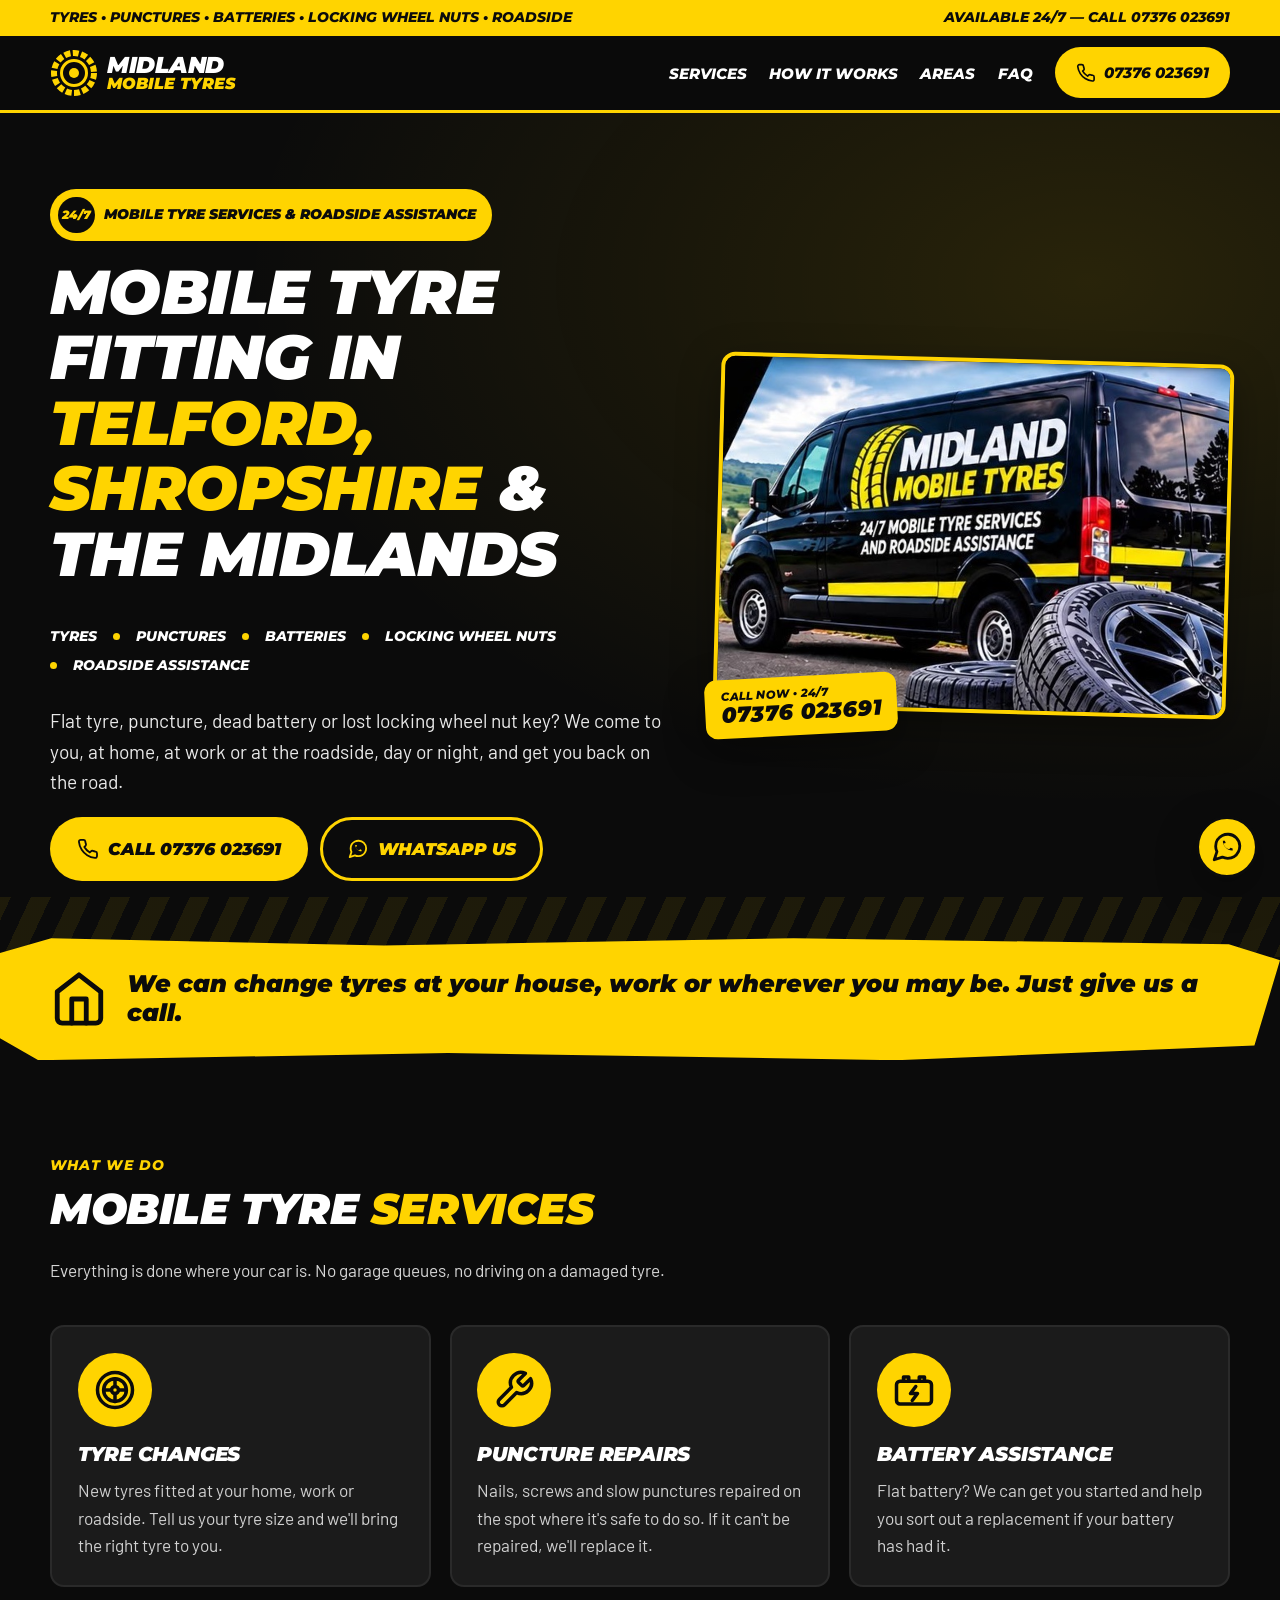
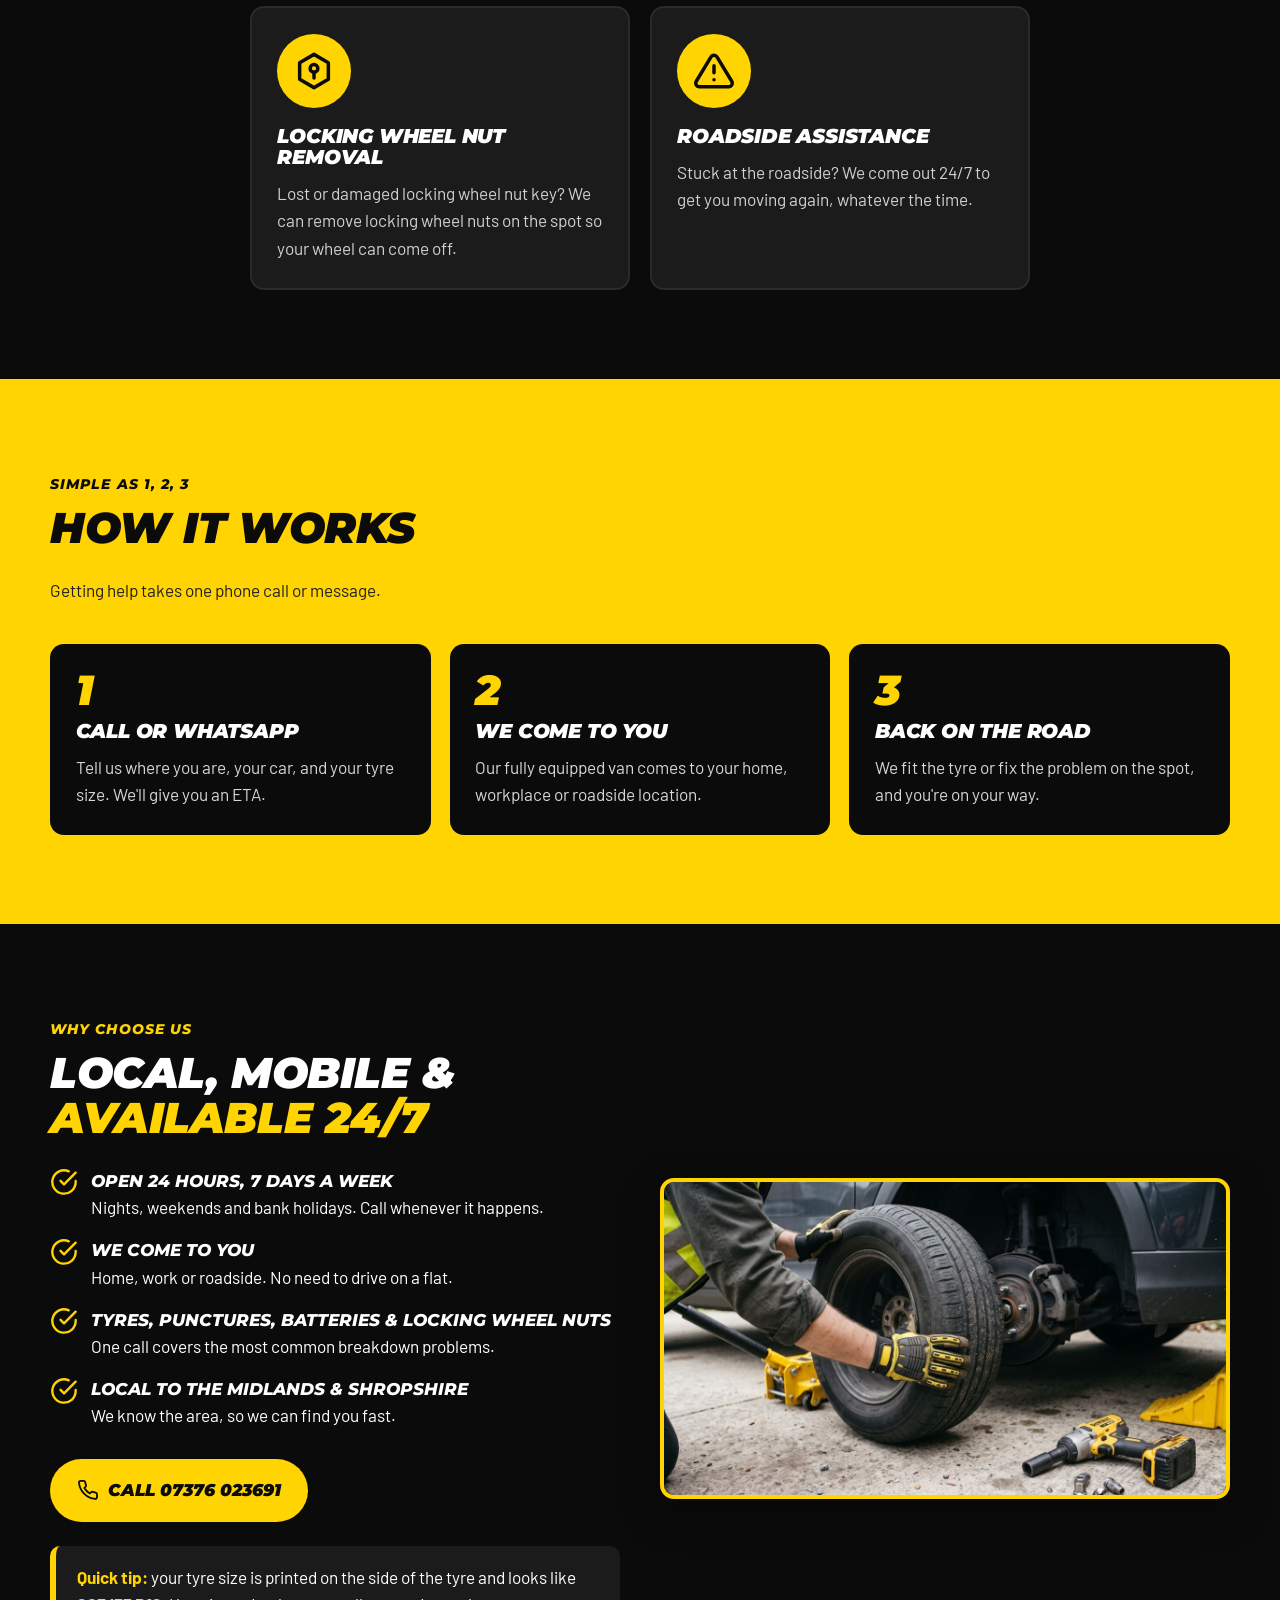
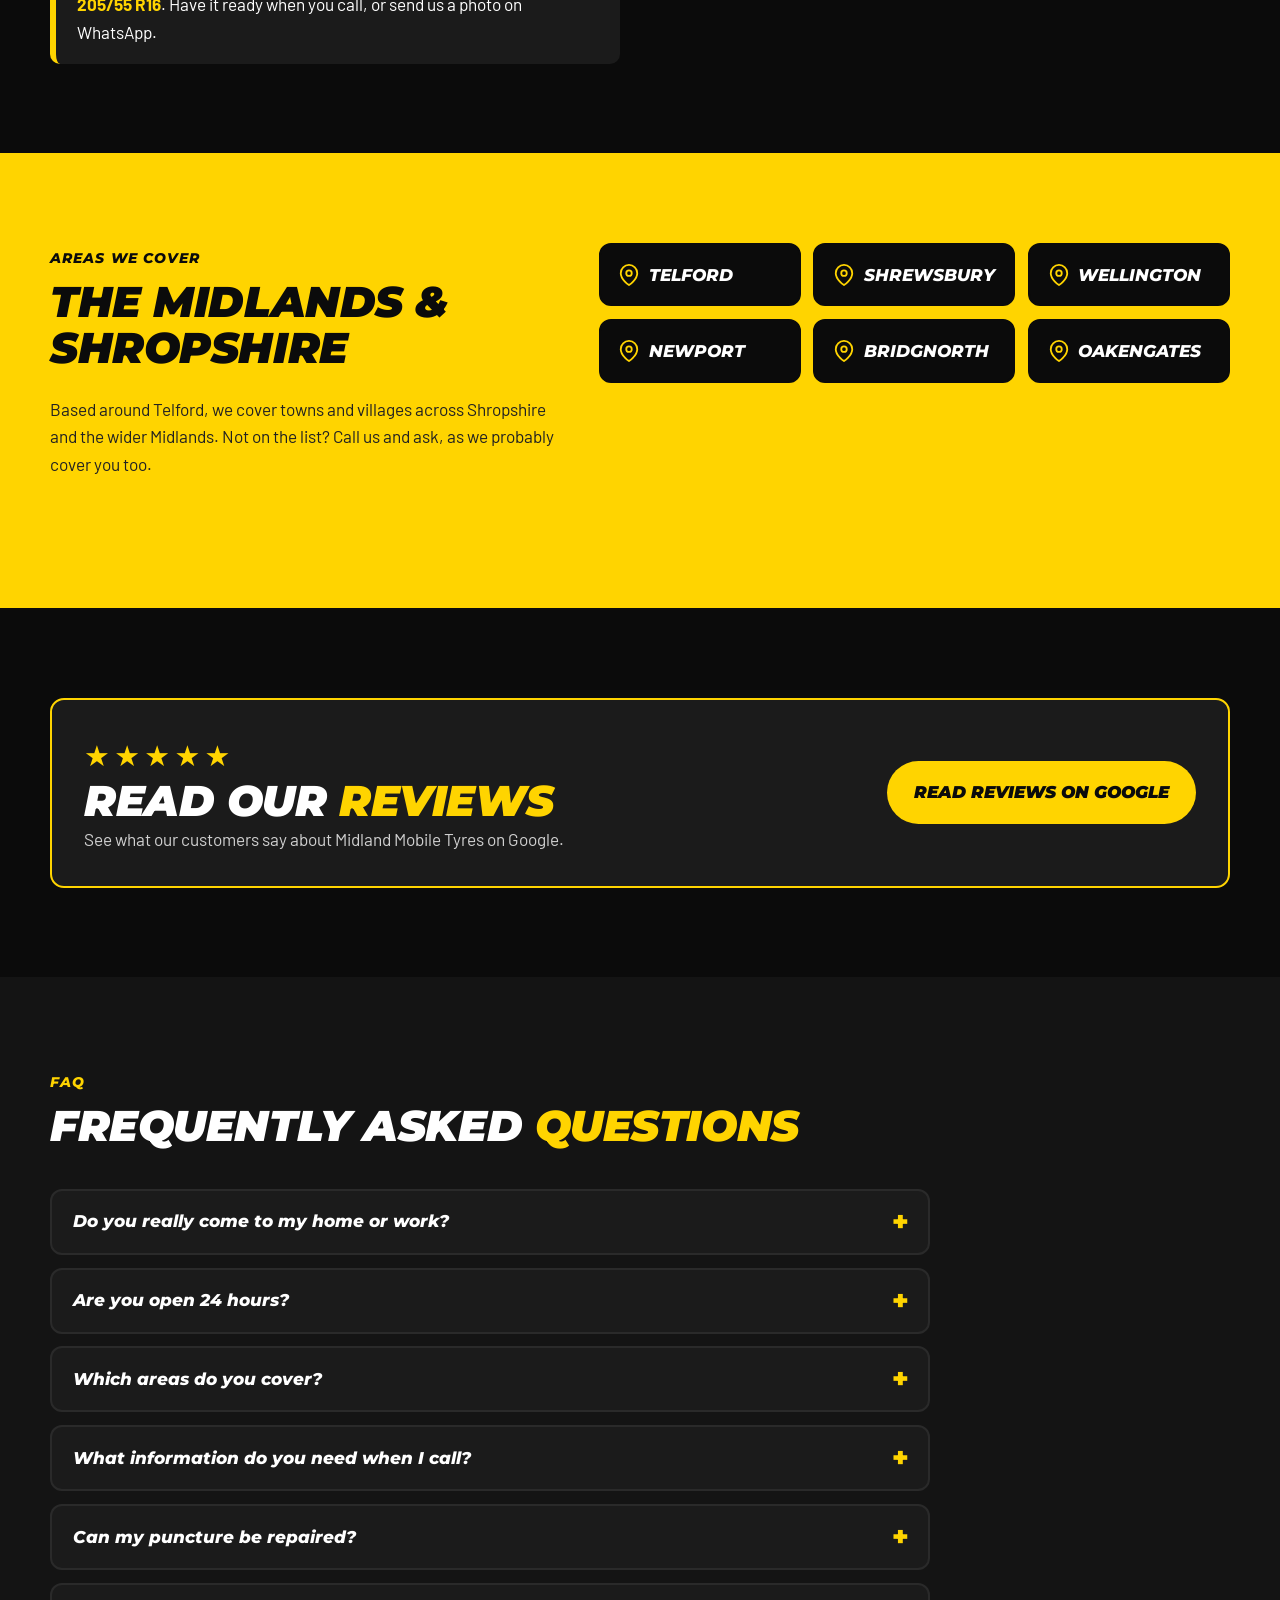
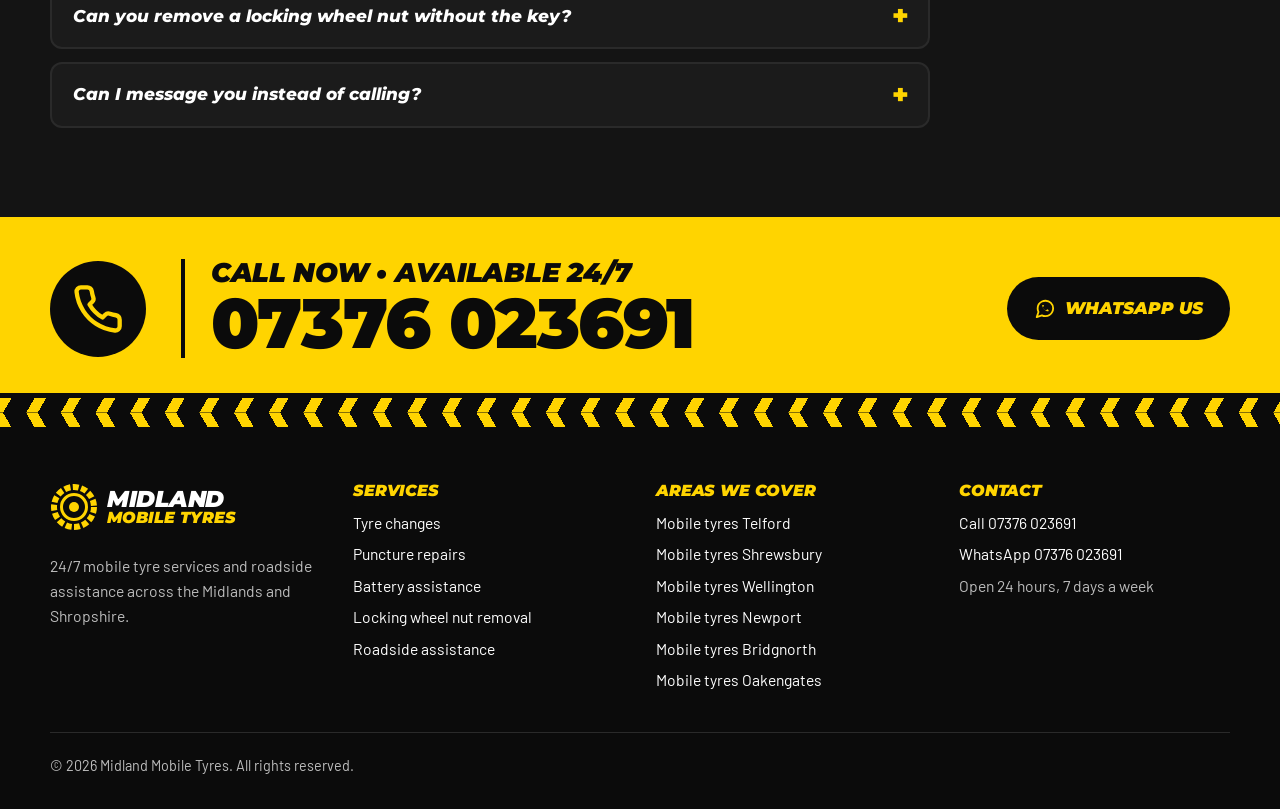
<file: index.html>
<!DOCTYPE html>
<html lang="en-GB">
<head>
<meta charset="utf-8">
<meta name="viewport" content="width=device-width, initial-scale=1">
<title>24/7 Mobile Tyre Fitting Shropshire | Midland Mobile Tyres</title>
<meta name="description" content="24/7 mobile tyre fitting, puncture repairs, locking wheel nut removal, battery and roadside help in Telford, Shrewsbury & across Shropshire. We come to you. Call 07376 023691.">
<link rel="canonical" href="https://YOUR-USERNAME.github.io/midland-mobile-tyres/">
<meta name="robots" content="index, follow">
<meta name="theme-color" content="#0b0b0b">
<meta name="geo.region" content="GB-SHR">
<meta property="og:type" content="website">
<meta property="og:locale" content="en_GB">
<meta property="og:site_name" content="Midland Mobile Tyres">
<meta property="og:title" content="24/7 Mobile Tyre Fitting Shropshire | Midland Mobile Tyres">
<meta property="og:description" content="24/7 mobile tyre fitting, puncture repairs, locking wheel nut removal, battery and roadside help in Telford, Shrewsbury & across Shropshire. We come to you. Call 07376 023691.">
<meta property="og:url" content="https://YOUR-USERNAME.github.io/midland-mobile-tyres/">
<meta property="og:image" content="https://YOUR-USERNAME.github.io/midland-mobile-tyres/images/flyer.jpg">
<meta name="twitter:card" content="summary_large_image">
<link rel="icon" href="favicon.svg" type="image/svg+xml">
<link rel="preconnect" href="https://fonts.googleapis.com">
<link rel="preconnect" href="https://fonts.gstatic.com" crossorigin>
<link rel="stylesheet" href="https://fonts.googleapis.com/css2?family=Barlow:wght@400;600;700&amp;family=Montserrat:ital,wght@1,800;1,900&amp;display=swap">
<link rel="stylesheet" href="css/styles.css">
<script type="application/ld+json">{"@context": "https://schema.org", "@type": "AutoRepair", "@id": "https://YOUR-USERNAME.github.io/midland-mobile-tyres/#business", "name": "Midland Mobile Tyres", "description": "24/7 mobile tyre fitting, puncture repairs, battery assistance, locking wheel nut removal and roadside assistance across the Midlands and Shropshire.", "url": "https://YOUR-USERNAME.github.io/midland-mobile-tyres/", "telephone": "+447376023691", "image": "https://YOUR-USERNAME.github.io/midland-mobile-tyres/images/flyer.jpg", "logo": "https://YOUR-USERNAME.github.io/midland-mobile-tyres/favicon.svg", "priceRange": "££", "address": {"@type": "PostalAddress", "addressRegion": "Shropshire", "addressCountry": "GB"}, "areaServed": [{"@type": "City", "name": "Telford"}, {"@type": "City", "name": "Shrewsbury"}, {"@type": "City", "name": "Wellington"}, {"@type": "City", "name": "Newport"}, {"@type": "City", "name": "Bridgnorth"}, {"@type": "City", "name": "Oakengates"}, {"@type": "AdministrativeArea", "name": "Shropshire"}, {"@type": "AdministrativeArea", "name": "West Midlands"}], "openingHoursSpecification": [{"@type": "OpeningHoursSpecification", "dayOfWeek": ["Monday", "Tuesday", "Wednesday", "Thursday", "Friday", "Saturday", "Sunday"], "opens": "00:00", "closes": "23:59"}], "hasOfferCatalog": {"@type": "OfferCatalog", "name": "Mobile tyre services", "itemListElement": [{"@type": "Offer", "itemOffered": {"@type": "Service", "name": "Tyre Changes"}}, {"@type": "Offer", "itemOffered": {"@type": "Service", "name": "Puncture Repairs"}}, {"@type": "Offer", "itemOffered": {"@type": "Service", "name": "Battery Assistance"}}, {"@type": "Offer", "itemOffered": {"@type": "Service", "name": "Locking Wheel Nut Removal"}}, {"@type": "Offer", "itemOffered": {"@type": "Service", "name": "Roadside Assistance"}}]}}</script>
<script type="application/ld+json">{"@context": "https://schema.org", "@type": "FAQPage", "mainEntity": [{"@type": "Question", "name": "Do you really come to my home or work?", "acceptedAnswer": {"@type": "Answer", "text": "Yes. That's what we do. We change tyres at your house, at work or wherever you've broken down. Just give us a call."}}, {"@type": "Question", "name": "Are you open 24 hours?", "acceptedAnswer": {"@type": "Answer", "text": "Yes. Midland Mobile Tyres is available 24/7, including evenings, weekends and bank holidays. Call 07376 023691."}}, {"@type": "Question", "name": "Which areas do you cover?", "acceptedAnswer": {"@type": "Answer", "text": "The Midlands and Shropshire, including Telford, Shrewsbury, Wellington, Newport, Bridgnorth and Oakengates. If you're not sure we cover you, call us and ask."}}, {"@type": "Question", "name": "What information do you need when I call?", "acceptedAnswer": {"@type": "Answer", "text": "Your location, the make and model of your car, and your tyre size. The size is printed on the side of the tyre and looks like 205/55 R16."}}, {"@type": "Question", "name": "Can my puncture be repaired?", "acceptedAnswer": {"@type": "Answer", "text": "Many punctures in the main tread can be repaired safely. Damage to the sidewall or shoulder, or a tyre that's been driven on flat, usually means it needs replacing. We'll check and tell you honestly."}}, {"@type": "Question", "name": "Can you remove a locking wheel nut without the key?", "acceptedAnswer": {"@type": "Answer", "text": "Yes. If you've lost the key or it's damaged, we can remove the locking wheel nuts on the spot so we can get the wheel off and fit your tyre."}}, {"@type": "Question", "name": "Can I message you instead of calling?", "acceptedAnswer": {"@type": "Answer", "text": "Yes. Message us on WhatsApp at 07376 023691. Sending your location and a photo of the tyre sidewall helps us quote quickly."}}]}</script>
</head>
<body>
<a class="skip-link" href="#main">Skip to content</a>
<div class="topbar">
  <div class="container">
    <span class="tb-services">Tyres &bull; Punctures &bull; Batteries &bull; Locking Wheel Nuts &bull; Roadside</span>
    <a href="tel:+447376023691">Available 24/7 &mdash; Call 07376 023691</a>
  </div>
</div>
<header class="site-header">
  <div class="container">
    <a class="logo" href="index.html" aria-label="Midland Mobile Tyres home">
      <svg viewBox="0 0 48 48" aria-hidden="true" focusable="false"><circle cx="24" cy="24" r="20" fill="none" stroke="#ffd400" stroke-width="6" stroke-dasharray="6 2.4"/><circle cx="24" cy="24" r="12.5" fill="none" stroke="#ffd400" stroke-width="3"/><circle cx="24" cy="24" r="5" fill="#ffd400"/></svg>
      <span class="logo-text"><span class="l1">Midland</span><span class="l2">Mobile Tyres</span></span>
    </a>
    <button class="nav-toggle" aria-expanded="false" aria-controls="site-nav" aria-label="Open menu"><svg viewBox="0 0 24 24" fill="none" stroke="currentColor" stroke-width="2" stroke-linecap="round" stroke-linejoin="round" aria-hidden="true" focusable="false"><path d="M3 6h18M3 12h18M3 18h18"/></svg></button>
    <nav class="nav" id="site-nav" aria-label="Main">
      <ul>
        <li><a href="#services">Services</a></li>
        <li><a href="#how-it-works">How It Works</a></li>
        <li><a href="#areas">Areas</a></li>
        <li><a href="#faq">FAQ</a></li>
        <li><a class="btn btn-yellow" href="tel:+447376023691"><svg viewBox="0 0 24 24" fill="none" stroke="currentColor" stroke-width="2" stroke-linecap="round" stroke-linejoin="round" aria-hidden="true" focusable="false"><path d="M22 16.92v3a2 2 0 0 1-2.18 2 19.79 19.79 0 0 1-8.63-3.07 19.5 19.5 0 0 1-6-6 19.79 19.79 0 0 1-3.07-8.67A2 2 0 0 1 4.11 2h3a2 2 0 0 1 2 1.72c.13.96.36 1.9.7 2.81a2 2 0 0 1-.45 2.11L8.09 9.91a16 16 0 0 0 6 6l1.27-1.27a2 2 0 0 1 2.11-.45c.91.34 1.85.57 2.81.7A2 2 0 0 1 22 16.92z"/></svg> 07376 023691</a></li>
      </ul>
    </nav>
  </div>
</header>
<main id="main">
<section class="hero">
  <div class="container hero-grid">
    <div>
      <div class="badge-247"><span class="circle">24/7</span> Mobile tyre services &amp; roadside assistance</div>
      <h1>Mobile Tyre Fitting in <span class="hl">Telford, Shropshire</span> &amp; the Midlands</h1>
      <ul class="service-tags"><li>Tyres</li><li>Punctures</li><li>Batteries</li><li>Locking Wheel Nuts</li><li>Roadside Assistance</li></ul>
      <p class="lead">Flat tyre, puncture, dead battery or lost locking wheel nut key? We come to you, at home, at work or at the roadside, day or night, and get you back on the road.</p>
      <div class="btn-row">
        <a class="btn btn-yellow" href="tel:+447376023691"><svg viewBox="0 0 24 24" fill="none" stroke="currentColor" stroke-width="2" stroke-linecap="round" stroke-linejoin="round" aria-hidden="true" focusable="false"><path d="M22 16.92v3a2 2 0 0 1-2.18 2 19.79 19.79 0 0 1-8.63-3.07 19.5 19.5 0 0 1-6-6 19.79 19.79 0 0 1-3.07-8.67A2 2 0 0 1 4.11 2h3a2 2 0 0 1 2 1.72c.13.96.36 1.9.7 2.81a2 2 0 0 1-.45 2.11L8.09 9.91a16 16 0 0 0 6 6l1.27-1.27a2 2 0 0 1 2.11-.45c.91.34 1.85.57 2.81.7A2 2 0 0 1 22 16.92z"/></svg> Call 07376 023691</a>
        <a class="btn btn-outline" href="https://wa.me/447376023691?text=Hi%2C%20I%20need%20help%20with%20a%20tyre.%20My%20location%20is%3A%20" rel="noopener" target="_blank"><svg viewBox="0 0 24 24" fill="none" stroke="currentColor" stroke-width="2" stroke-linecap="round" stroke-linejoin="round" aria-hidden="true" focusable="false"><path d="M21 11.5a8.38 8.38 0 0 1-.9 3.8 8.5 8.5 0 0 1-7.6 4.7 8.38 8.38 0 0 1-3.8-.9L3 21l1.9-5.7a8.38 8.38 0 0 1-.9-3.8 8.5 8.5 0 0 1 4.7-7.6 8.38 8.38 0 0 1 3.8-.9h.5a8.48 8.48 0 0 1 8 8v.5z"/><path d="M9.5 9.5c.5 2 2 3.5 4 4l1-1 1.5.6v1.4c-3.5.3-7.2-3.4-6.9-6.9h1.4l.6 1.5z" fill="currentColor" stroke="none"/></svg> WhatsApp us</a>
      </div>
    </div>
    <div class="hero-media">
      <div class="frame">
        <img src="images/van.jpg" width="622" height="430" alt="Midland Mobile Tyres black and yellow mobile tyre fitting van with new tyres" fetchpriority="high">
      </div>
      <div class="sticker"><small>Call now &bull; 24/7</small><a href="tel:+447376023691">07376 023691</a></div>
    </div>
  </div>
</section>

<div class="brush">
  <div class="container">
    <svg viewBox="0 0 24 24" fill="none" stroke="currentColor" stroke-width="2" stroke-linecap="round" stroke-linejoin="round" aria-hidden="true" focusable="false"><path d="M3 9l9-7 9 7v11a2 2 0 0 1-2 2H5a2 2 0 0 1-2-2z"/><path d="M9 22V12h6v10"/></svg>
    <p>We can change tyres at your house, work or wherever you may be. Just give us a call.</p>
  </div>
</div>

<section class="section" id="services" aria-labelledby="services-title">
  <div class="container">
    <div class="section-head">
      <span class="kicker">What we do</span>
      <h2 id="services-title">Mobile Tyre <span class="hl">Services</span></h2>
      <p>Everything is done where your car is. No garage queues, no driving on a damaged tyre.</p>
    </div>
    <div class="cards">
      <article class="card">
        <div class="icon-circle"><svg viewBox="0 0 24 24" fill="none" stroke="currentColor" stroke-width="2" stroke-linecap="round" stroke-linejoin="round" aria-hidden="true" focusable="false"><circle cx="12" cy="12" r="10"/><circle cx="12" cy="12" r="6.5"/><circle cx="12" cy="12" r="2"/><path d="M12 5.5v4.5M12 14v4.5M5.5 12H10M14 12h4.5"/></svg></div>
        <h3>Tyre Changes</h3>
        <p>New tyres fitted at your home, work or roadside. Tell us your tyre size and we'll bring the right tyre to you.</p>
      </article>
<article class="card">
        <div class="icon-circle"><svg viewBox="0 0 24 24" fill="none" stroke="currentColor" stroke-width="2" stroke-linecap="round" stroke-linejoin="round" aria-hidden="true" focusable="false"><path d="M14.7 6.3a1 1 0 0 0 0 1.4l1.6 1.6a1 1 0 0 0 1.4 0l3.77-3.77a6 6 0 0 1-7.94 7.94l-6.91 6.91a2.12 2.12 0 0 1-3-3l6.91-6.91a6 6 0 0 1 7.94-7.94l-3.76 3.76z"/></svg></div>
        <h3>Puncture Repairs</h3>
        <p>Nails, screws and slow punctures repaired on the spot where it's safe to do so. If it can't be repaired, we'll replace it.</p>
      </article>
<article class="card">
        <div class="icon-circle"><svg viewBox="0 0 24 24" fill="none" stroke="currentColor" stroke-width="2" stroke-linecap="round" stroke-linejoin="round" aria-hidden="true" focusable="false"><rect x="2" y="7" width="20" height="13" rx="2"/><path d="M6 7V4.5h3V7M15 7V4.5h3V7"/><path d="m13 10-3 4h4l-3 4" /></svg></div>
        <h3>Battery Assistance</h3>
        <p>Flat battery? We can get you started and help you sort out a replacement if your battery has had it.</p>
      </article>
<article class="card">
        <div class="icon-circle"><svg viewBox="0 0 24 24" fill="none" stroke="currentColor" stroke-width="2" stroke-linecap="round" stroke-linejoin="round" aria-hidden="true" focusable="false"><path d="M12 2.5l8.2 4.75v9.5L12 21.5l-8.2-4.75v-9.5z"/><circle cx="12" cy="10.5" r="2.2"/><path d="M12 12.7v3.3"/></svg></div>
        <h3>Locking Wheel Nut Removal</h3>
        <p>Lost or damaged locking wheel nut key? We can remove locking wheel nuts on the spot so your wheel can come off.</p>
      </article>
<article class="card">
        <div class="icon-circle"><svg viewBox="0 0 24 24" fill="none" stroke="currentColor" stroke-width="2" stroke-linecap="round" stroke-linejoin="round" aria-hidden="true" focusable="false"><path d="M10.3 3.9 1.8 18a2 2 0 0 0 1.7 3h17a2 2 0 0 0 1.7-3L13.7 3.9a2 2 0 0 0-3.4 0z"/><path d="M12 9v4M12 17h.01"/></svg></div>
        <h3>Roadside Assistance</h3>
        <p>Stuck at the roadside? We come out 24/7 to get you moving again, whatever the time.</p>
      </article>
    </div>
  </div>
</section>

<section class="section section-yellow" id="how-it-works" aria-labelledby="how-title">
  <div class="container">
    <div class="section-head">
      <span class="kicker" style="color:#0b0b0b">Simple as 1, 2, 3</span>
      <h2 id="how-title">How It Works</h2>
      <p>Getting help takes one phone call or message.</p>
    </div>
    <ol class="steps">
      <li><h3>Call or WhatsApp</h3><p>Tell us where you are, your car, and your tyre size. We'll give you an ETA.</p></li>
      <li><h3>We come to you</h3><p>Our fully equipped van comes to your home, workplace or roadside location.</p></li>
      <li><h3>Back on the road</h3><p>We fit the tyre or fix the problem on the spot, and you're on your way.</p></li>
    </ol>
  </div>
</section>

<section class="section" id="why-us" aria-labelledby="why-title">
  <div class="container why-grid">
    <div>
      <span class="kicker">Why choose us</span>
      <h2 id="why-title">Local, Mobile &amp; <span class="hl">Available 24/7</span></h2>
      <ul class="ticks">
        <li><svg viewBox="0 0 24 24" fill="none" stroke="currentColor" stroke-width="2" stroke-linecap="round" stroke-linejoin="round" aria-hidden="true" focusable="false"><path d="M22 11.08V12a10 10 0 1 1-5.93-9.14"/><path d="M22 4 12 14.01l-3-3"/></svg><div><strong>Open 24 hours, 7 days a week</strong>Nights, weekends and bank holidays. Call whenever it happens.</div></li>
        <li><svg viewBox="0 0 24 24" fill="none" stroke="currentColor" stroke-width="2" stroke-linecap="round" stroke-linejoin="round" aria-hidden="true" focusable="false"><path d="M22 11.08V12a10 10 0 1 1-5.93-9.14"/><path d="M22 4 12 14.01l-3-3"/></svg><div><strong>We come to you</strong>Home, work or roadside. No need to drive on a flat.</div></li>
        <li><svg viewBox="0 0 24 24" fill="none" stroke="currentColor" stroke-width="2" stroke-linecap="round" stroke-linejoin="round" aria-hidden="true" focusable="false"><path d="M22 11.08V12a10 10 0 1 1-5.93-9.14"/><path d="M22 4 12 14.01l-3-3"/></svg><div><strong>Tyres, punctures, batteries &amp; locking wheel nuts</strong>One call covers the most common breakdown problems.</div></li>
        <li><svg viewBox="0 0 24 24" fill="none" stroke="currentColor" stroke-width="2" stroke-linecap="round" stroke-linejoin="round" aria-hidden="true" focusable="false"><path d="M22 11.08V12a10 10 0 1 1-5.93-9.14"/><path d="M22 4 12 14.01l-3-3"/></svg><div><strong>Local to the Midlands &amp; Shropshire</strong>We know the area, so we can find you fast.</div></li>
      </ul>
      <a class="btn btn-yellow" href="tel:+447376023691"><svg viewBox="0 0 24 24" fill="none" stroke="currentColor" stroke-width="2" stroke-linecap="round" stroke-linejoin="round" aria-hidden="true" focusable="false"><path d="M22 16.92v3a2 2 0 0 1-2.18 2 19.79 19.79 0 0 1-8.63-3.07 19.5 19.5 0 0 1-6-6 19.79 19.79 0 0 1-3.07-8.67A2 2 0 0 1 4.11 2h3a2 2 0 0 1 2 1.72c.13.96.36 1.9.7 2.81a2 2 0 0 1-.45 2.11L8.09 9.91a16 16 0 0 0 6 6l1.27-1.27a2 2 0 0 1 2.11-.45c.91.34 1.85.57 2.81.7A2 2 0 0 1 22 16.92z"/></svg> Call 07376 023691</a>
      <div class="tip"><strong>Quick tip:</strong> your tyre size is printed on the side of the tyre and looks like <strong>205/55 R16</strong>. Have it ready when you call, or send us a photo on WhatsApp.</div>
    </div>
    <div class="flyer-frame">
      <img src="images/tyre-change.jpg" width="1200" height="669" loading="lazy" alt="Mobile tyre fitter changing a car tyre on a driveway with a trolley jack and impact wrench">
    </div>
  </div>
</section>

<section class="section section-yellow" id="areas" aria-labelledby="areas-title">
  <div class="container areas-grid">
    <div class="section-head">
      <span class="kicker" style="color:#0b0b0b">Areas we cover</span>
      <h2 id="areas-title">The Midlands &amp; Shropshire</h2>
      <p>Based around Telford, we cover towns and villages across Shropshire and the wider Midlands. Not on the list? Call us and ask, as we probably cover you too.</p>
    </div>
    <ul class="area-links">
      <li><a href="areas/telford.html"><svg viewBox="0 0 24 24" fill="none" stroke="currentColor" stroke-width="2" stroke-linecap="round" stroke-linejoin="round" aria-hidden="true" focusable="false"><path d="M21 10c0 7-9 13-9 13s-9-6-9-13a9 9 0 0 1 18 0z"/><circle cx="12" cy="10" r="3"/></svg> Telford</a></li>
<li><a href="areas/shrewsbury.html"><svg viewBox="0 0 24 24" fill="none" stroke="currentColor" stroke-width="2" stroke-linecap="round" stroke-linejoin="round" aria-hidden="true" focusable="false"><path d="M21 10c0 7-9 13-9 13s-9-6-9-13a9 9 0 0 1 18 0z"/><circle cx="12" cy="10" r="3"/></svg> Shrewsbury</a></li>
<li><a href="areas/wellington.html"><svg viewBox="0 0 24 24" fill="none" stroke="currentColor" stroke-width="2" stroke-linecap="round" stroke-linejoin="round" aria-hidden="true" focusable="false"><path d="M21 10c0 7-9 13-9 13s-9-6-9-13a9 9 0 0 1 18 0z"/><circle cx="12" cy="10" r="3"/></svg> Wellington</a></li>
<li><a href="areas/newport.html"><svg viewBox="0 0 24 24" fill="none" stroke="currentColor" stroke-width="2" stroke-linecap="round" stroke-linejoin="round" aria-hidden="true" focusable="false"><path d="M21 10c0 7-9 13-9 13s-9-6-9-13a9 9 0 0 1 18 0z"/><circle cx="12" cy="10" r="3"/></svg> Newport</a></li>
<li><a href="areas/bridgnorth.html"><svg viewBox="0 0 24 24" fill="none" stroke="currentColor" stroke-width="2" stroke-linecap="round" stroke-linejoin="round" aria-hidden="true" focusable="false"><path d="M21 10c0 7-9 13-9 13s-9-6-9-13a9 9 0 0 1 18 0z"/><circle cx="12" cy="10" r="3"/></svg> Bridgnorth</a></li>
<li><a href="areas/oakengates.html"><svg viewBox="0 0 24 24" fill="none" stroke="currentColor" stroke-width="2" stroke-linecap="round" stroke-linejoin="round" aria-hidden="true" focusable="false"><path d="M21 10c0 7-9 13-9 13s-9-6-9-13a9 9 0 0 1 18 0z"/><circle cx="12" cy="10" r="3"/></svg> Oakengates</a></li>
    </ul>
  </div>
</section>

<section class="section" aria-labelledby="reviews-title">
  <div class="container">
    <div class="reviews-box">
      <div>
        <div class="stars" aria-hidden="true">&#9733;&#9733;&#9733;&#9733;&#9733;</div>
        <h2 id="reviews-title">Read Our <span class="hl">Reviews</span></h2>
        <p>See what our customers say about Midland Mobile Tyres on Google.</p>
      </div>
      <a class="btn btn-yellow" href="https://www.google.com/search?q=Midland+Mobile+Tyres+reviews" rel="noopener" target="_blank">Read reviews on Google</a>
    </div>
  </div>
</section>

<section class="section section-alt" id="faq" aria-labelledby="faq-title">
  <div class="container">
    <div class="section-head">
      <span class="kicker">FAQ</span>
      <h2 id="faq-title">Frequently Asked <span class="hl">Questions</span></h2>
    </div>
    <div class="faq">
      <details><summary>Do you really come to my home or work?</summary><div class="answer"><p>Yes. That's what we do. We change tyres at your house, at work or wherever you've broken down. Just give us a call.</p></div></details>
<details><summary>Are you open 24 hours?</summary><div class="answer"><p>Yes. Midland Mobile Tyres is available 24/7, including evenings, weekends and bank holidays. Call 07376 023691.</p></div></details>
<details><summary>Which areas do you cover?</summary><div class="answer"><p>The Midlands and Shropshire, including Telford, Shrewsbury, Wellington, Newport, Bridgnorth and Oakengates. If you're not sure we cover you, call us and ask.</p></div></details>
<details><summary>What information do you need when I call?</summary><div class="answer"><p>Your location, the make and model of your car, and your tyre size. The size is printed on the side of the tyre and looks like 205/55 R16.</p></div></details>
<details><summary>Can my puncture be repaired?</summary><div class="answer"><p>Many punctures in the main tread can be repaired safely. Damage to the sidewall or shoulder, or a tyre that's been driven on flat, usually means it needs replacing. We'll check and tell you honestly.</p></div></details>
<details><summary>Can you remove a locking wheel nut without the key?</summary><div class="answer"><p>Yes. If you've lost the key or it's damaged, we can remove the locking wheel nuts on the spot so we can get the wheel off and fit your tyre.</p></div></details>
<details><summary>Can I message you instead of calling?</summary><div class="answer"><p>Yes. Message us on WhatsApp at 07376 023691. Sending your location and a photo of the tyre sidewall helps us quote quickly.</p></div></details>
    </div>
  </div>
</section>
</main>
<section class="cta-band" aria-label="Call us">
  <div class="container">
    <div class="cta-phone-icon"><svg viewBox="0 0 24 24" fill="none" stroke="currentColor" stroke-width="2" stroke-linecap="round" stroke-linejoin="round" aria-hidden="true" focusable="false"><path d="M22 16.92v3a2 2 0 0 1-2.18 2 19.79 19.79 0 0 1-8.63-3.07 19.5 19.5 0 0 1-6-6 19.79 19.79 0 0 1-3.07-8.67A2 2 0 0 1 4.11 2h3a2 2 0 0 1 2 1.72c.13.96.36 1.9.7 2.81a2 2 0 0 1-.45 2.11L8.09 9.91a16 16 0 0 0 6 6l1.27-1.27a2 2 0 0 1 2.11-.45c.91.34 1.85.57 2.81.7A2 2 0 0 1 22 16.92z"/></svg></div>
    <div class="cta-text">
      <p class="head">Call now &bull; Available 24/7</p>
      <a class="number" href="tel:+447376023691">07376 023691</a>
    </div>
    <div class="btn-row">
      <a class="btn btn-black" href="https://wa.me/447376023691?text=Hi%2C%20I%20need%20help%20with%20a%20tyre.%20My%20location%20is%3A%20" rel="noopener" target="_blank"><svg viewBox="0 0 24 24" fill="none" stroke="currentColor" stroke-width="2" stroke-linecap="round" stroke-linejoin="round" aria-hidden="true" focusable="false"><path d="M21 11.5a8.38 8.38 0 0 1-.9 3.8 8.5 8.5 0 0 1-7.6 4.7 8.38 8.38 0 0 1-3.8-.9L3 21l1.9-5.7a8.38 8.38 0 0 1-.9-3.8 8.5 8.5 0 0 1 4.7-7.6 8.38 8.38 0 0 1 3.8-.9h.5a8.48 8.48 0 0 1 8 8v.5z"/><path d="M9.5 9.5c.5 2 2 3.5 4 4l1-1 1.5.6v1.4c-3.5.3-7.2-3.4-6.9-6.9h1.4l.6 1.5z" fill="currentColor" stroke="none"/></svg> WhatsApp us</a>
    </div>
  </div>
  <div class="tread" aria-hidden="true"></div>
</section>
<footer class="site-footer">
  <div class="container">
    <div class="footer-grid">
      <div>
        <a class="logo" href="index.html" aria-label="Midland Mobile Tyres home">
          <svg viewBox="0 0 48 48" aria-hidden="true" focusable="false"><circle cx="24" cy="24" r="20" fill="none" stroke="#ffd400" stroke-width="6" stroke-dasharray="6 2.4"/><circle cx="24" cy="24" r="12.5" fill="none" stroke="#ffd400" stroke-width="3"/><circle cx="24" cy="24" r="5" fill="#ffd400"/></svg>
          <span class="logo-text"><span class="l1">Midland</span><span class="l2">Mobile Tyres</span></span>
        </a>
        <p>24/7 mobile tyre services and roadside assistance across the Midlands and Shropshire.</p>
      </div>
      <div>
        <h3>Services</h3>
        <ul>
          <li><a href="index.html#services">Tyre changes</a></li>
          <li><a href="index.html#services">Puncture repairs</a></li>
          <li><a href="index.html#services">Battery assistance</a></li>
          <li><a href="index.html#services">Locking wheel nut removal</a></li>
          <li><a href="index.html#services">Roadside assistance</a></li>
        </ul>
      </div>
      <div>
        <h3>Areas we cover</h3>
        <ul>
<li><a href="areas/telford.html">Mobile tyres Telford</a></li>
<li><a href="areas/shrewsbury.html">Mobile tyres Shrewsbury</a></li>
<li><a href="areas/wellington.html">Mobile tyres Wellington</a></li>
<li><a href="areas/newport.html">Mobile tyres Newport</a></li>
<li><a href="areas/bridgnorth.html">Mobile tyres Bridgnorth</a></li>
<li><a href="areas/oakengates.html">Mobile tyres Oakengates</a></li>
        </ul>
      </div>
      <div>
        <h3>Contact</h3>
        <ul>
          <li><a href="tel:+447376023691">Call 07376 023691</a></li>
          <li><a href="https://wa.me/447376023691?text=Hi%2C%20I%20need%20help%20with%20a%20tyre.%20My%20location%20is%3A%20" rel="noopener" target="_blank">WhatsApp 07376 023691</a></li>
          <li>Open 24 hours, 7 days a week</li>
        </ul>
      </div>
    </div>
    <div class="footer-bottom">&copy; <span id="year">2026</span> Midland Mobile Tyres. All rights reserved.</div>
  </div>
</footer>
<nav class="mobile-bar" aria-label="Quick contact">
  <a class="call" href="tel:+447376023691"><svg viewBox="0 0 24 24" fill="none" stroke="currentColor" stroke-width="2" stroke-linecap="round" stroke-linejoin="round" aria-hidden="true" focusable="false"><path d="M22 16.92v3a2 2 0 0 1-2.18 2 19.79 19.79 0 0 1-8.63-3.07 19.5 19.5 0 0 1-6-6 19.79 19.79 0 0 1-3.07-8.67A2 2 0 0 1 4.11 2h3a2 2 0 0 1 2 1.72c.13.96.36 1.9.7 2.81a2 2 0 0 1-.45 2.11L8.09 9.91a16 16 0 0 0 6 6l1.27-1.27a2 2 0 0 1 2.11-.45c.91.34 1.85.57 2.81.7A2 2 0 0 1 22 16.92z"/></svg> Call Now</a>
  <a class="wa" href="https://wa.me/447376023691?text=Hi%2C%20I%20need%20help%20with%20a%20tyre.%20My%20location%20is%3A%20" rel="noopener" target="_blank"><svg viewBox="0 0 24 24" fill="none" stroke="currentColor" stroke-width="2" stroke-linecap="round" stroke-linejoin="round" aria-hidden="true" focusable="false"><path d="M21 11.5a8.38 8.38 0 0 1-.9 3.8 8.5 8.5 0 0 1-7.6 4.7 8.38 8.38 0 0 1-3.8-.9L3 21l1.9-5.7a8.38 8.38 0 0 1-.9-3.8 8.5 8.5 0 0 1 4.7-7.6 8.38 8.38 0 0 1 3.8-.9h.5a8.48 8.48 0 0 1 8 8v.5z"/><path d="M9.5 9.5c.5 2 2 3.5 4 4l1-1 1.5.6v1.4c-3.5.3-7.2-3.4-6.9-6.9h1.4l.6 1.5z" fill="currentColor" stroke="none"/></svg> WhatsApp</a>
</nav>
<a class="wa-float" href="https://wa.me/447376023691?text=Hi%2C%20I%20need%20help%20with%20a%20tyre.%20My%20location%20is%3A%20" rel="noopener" target="_blank" aria-label="Message us on WhatsApp"><svg viewBox="0 0 24 24" fill="none" stroke="currentColor" stroke-width="2" stroke-linecap="round" stroke-linejoin="round" aria-hidden="true" focusable="false"><path d="M21 11.5a8.38 8.38 0 0 1-.9 3.8 8.5 8.5 0 0 1-7.6 4.7 8.38 8.38 0 0 1-3.8-.9L3 21l1.9-5.7a8.38 8.38 0 0 1-.9-3.8 8.5 8.5 0 0 1 4.7-7.6 8.38 8.38 0 0 1 3.8-.9h.5a8.48 8.48 0 0 1 8 8v.5z"/><path d="M9.5 9.5c.5 2 2 3.5 4 4l1-1 1.5.6v1.4c-3.5.3-7.2-3.4-6.9-6.9h1.4l.6 1.5z" fill="currentColor" stroke="none"/></svg></a>
<script src="js/main.js" defer></script>
</body>
</html>
</file>
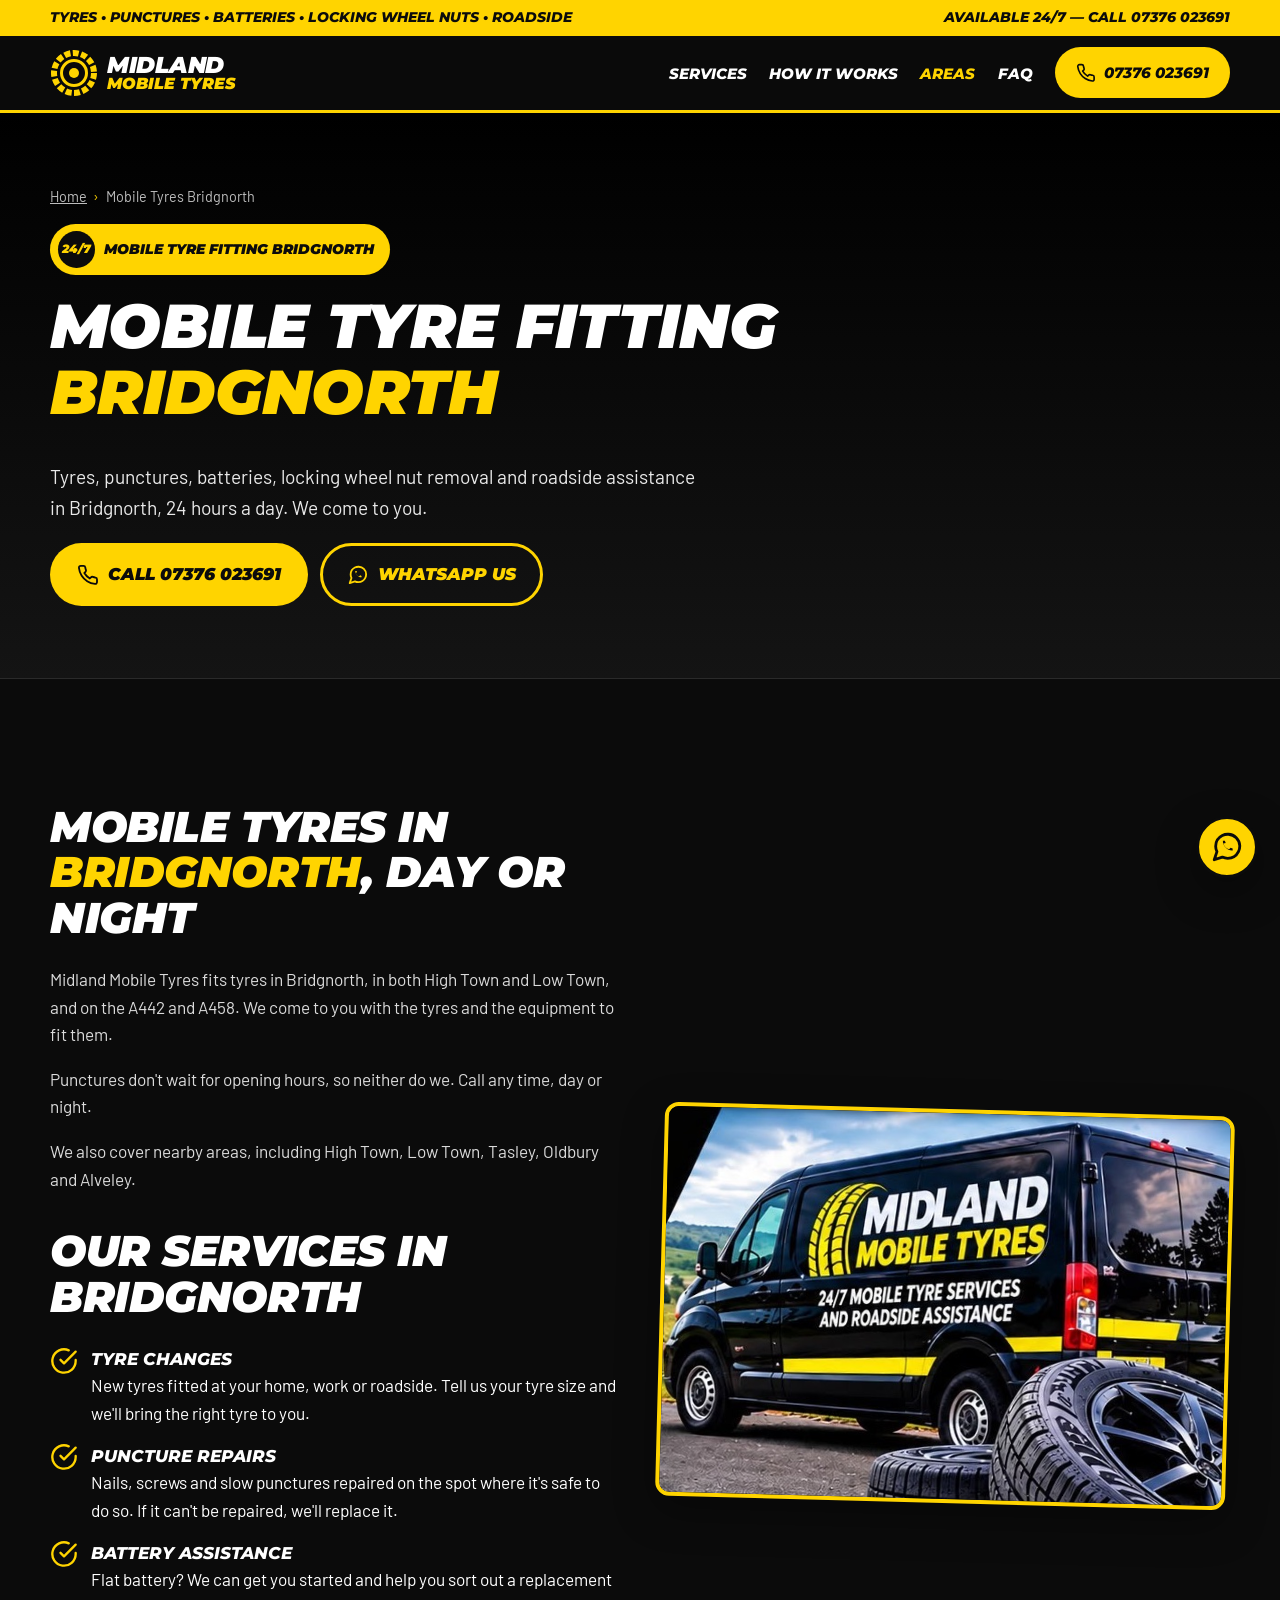
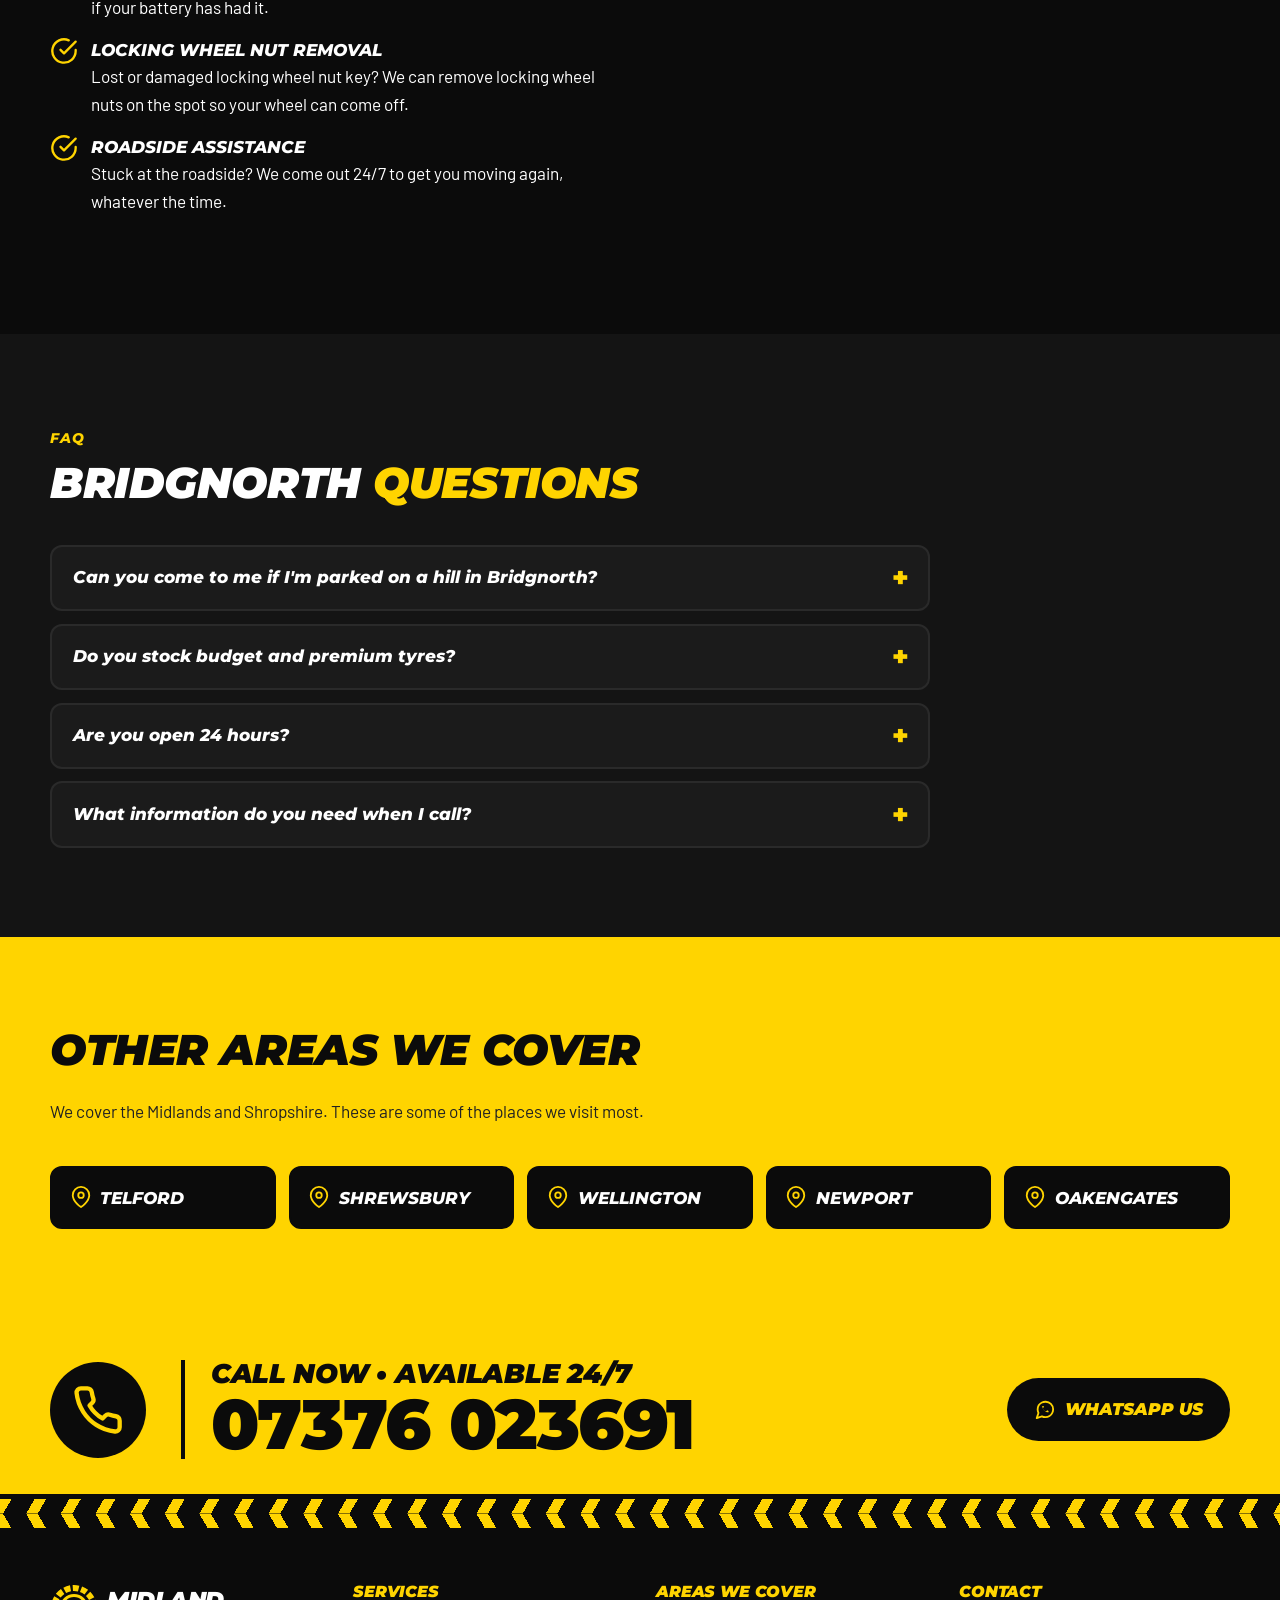
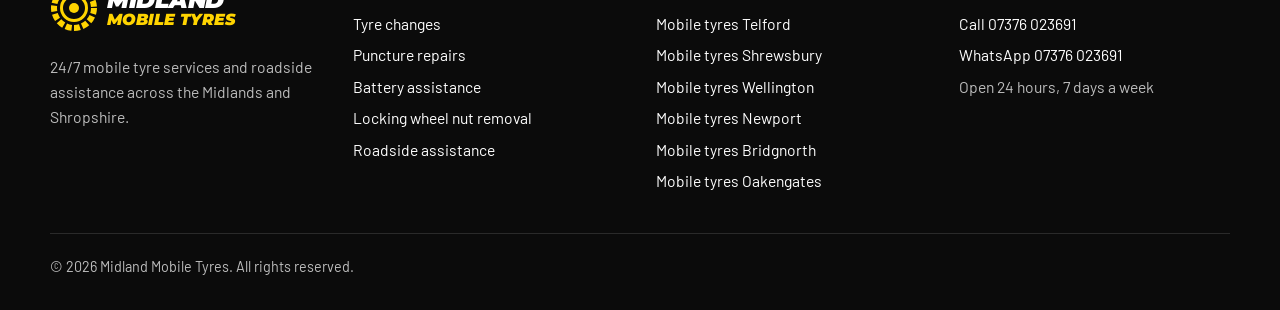
<file: areas/bridgnorth.html>
<!DOCTYPE html>
<html lang="en-GB">
<head>
<meta charset="utf-8">
<meta name="viewport" content="width=device-width, initial-scale=1">
<title>Mobile Tyre Fitting Bridgnorth | 24/7 | Midland Mobile Tyres</title>
<meta name="description" content="24/7 mobile tyre fitting in Bridgnorth. Tyre changes, puncture repairs, locking wheel nut removal, battery and roadside help at home, work or roadside. Call 07376 023691.">
<link rel="canonical" href="https://YOUR-USERNAME.github.io/midland-mobile-tyres/areas/bridgnorth.html">
<meta name="robots" content="index, follow">
<meta name="theme-color" content="#0b0b0b">
<meta name="geo.region" content="GB-SHR">
<meta property="og:type" content="website">
<meta property="og:locale" content="en_GB">
<meta property="og:site_name" content="Midland Mobile Tyres">
<meta property="og:title" content="Mobile Tyre Fitting Bridgnorth | 24/7 | Midland Mobile Tyres">
<meta property="og:description" content="24/7 mobile tyre fitting in Bridgnorth. Tyre changes, puncture repairs, locking wheel nut removal, battery and roadside help at home, work or roadside. Call 07376 023691.">
<meta property="og:url" content="https://YOUR-USERNAME.github.io/midland-mobile-tyres/areas/bridgnorth.html">
<meta property="og:image" content="https://YOUR-USERNAME.github.io/midland-mobile-tyres/images/flyer.jpg">
<meta name="twitter:card" content="summary_large_image">
<link rel="icon" href="../favicon.svg" type="image/svg+xml">
<link rel="preconnect" href="https://fonts.googleapis.com">
<link rel="preconnect" href="https://fonts.gstatic.com" crossorigin>
<link rel="stylesheet" href="https://fonts.googleapis.com/css2?family=Barlow:wght@400;600;700&amp;family=Montserrat:ital,wght@1,800;1,900&amp;display=swap">
<link rel="stylesheet" href="../css/styles.css">
<script type="application/ld+json">{"@context": "https://schema.org", "@type": "Service", "name": "Mobile tyre fitting in Bridgnorth", "serviceType": "Mobile tyre fitting", "provider": {"@id": "https://YOUR-USERNAME.github.io/midland-mobile-tyres/#business", "@type": "AutoRepair", "name": "Midland Mobile Tyres", "telephone": "+447376023691"}, "areaServed": {"@type": "City", "name": "Bridgnorth"}}</script>
<script type="application/ld+json">{"@context": "https://schema.org", "@type": "BreadcrumbList", "itemListElement": [{"@type": "ListItem", "position": 1, "name": "Home", "item": "https://YOUR-USERNAME.github.io/midland-mobile-tyres/"}, {"@type": "ListItem", "position": 2, "name": "Mobile Tyres Bridgnorth", "item": "https://YOUR-USERNAME.github.io/midland-mobile-tyres/areas/bridgnorth.html"}]}</script>
<script type="application/ld+json">{"@context": "https://schema.org", "@type": "FAQPage", "mainEntity": [{"@type": "Question", "name": "Can you come to me if I'm parked on a hill in Bridgnorth?", "acceptedAnswer": {"@type": "Answer", "text": "In most cases, yes. We'll check the spot is safe to jack the car up when we arrive. If it isn't, we'll talk you through the options."}}, {"@type": "Question", "name": "Do you stock budget and premium tyres?", "acceptedAnswer": {"@type": "Answer", "text": "Tell us your size when you call and we'll go through the tyres we can get for you."}}, {"@type": "Question", "name": "Are you open 24 hours?", "acceptedAnswer": {"@type": "Answer", "text": "Yes. Midland Mobile Tyres is available 24/7, including evenings, weekends and bank holidays. Call 07376 023691."}}, {"@type": "Question", "name": "What information do you need when I call?", "acceptedAnswer": {"@type": "Answer", "text": "Your location, the make and model of your car, and your tyre size. The size is printed on the side of the tyre and looks like 205/55 R16."}}]}</script>
</head>
<body>
<a class="skip-link" href="#main">Skip to content</a>
<div class="topbar">
  <div class="container">
    <span class="tb-services">Tyres &bull; Punctures &bull; Batteries &bull; Locking Wheel Nuts &bull; Roadside</span>
    <a href="tel:+447376023691">Available 24/7 &mdash; Call 07376 023691</a>
  </div>
</div>
<header class="site-header">
  <div class="container">
    <a class="logo" href="../index.html" aria-label="Midland Mobile Tyres home">
      <svg viewBox="0 0 48 48" aria-hidden="true" focusable="false"><circle cx="24" cy="24" r="20" fill="none" stroke="#ffd400" stroke-width="6" stroke-dasharray="6 2.4"/><circle cx="24" cy="24" r="12.5" fill="none" stroke="#ffd400" stroke-width="3"/><circle cx="24" cy="24" r="5" fill="#ffd400"/></svg>
      <span class="logo-text"><span class="l1">Midland</span><span class="l2">Mobile Tyres</span></span>
    </a>
    <button class="nav-toggle" aria-expanded="false" aria-controls="site-nav" aria-label="Open menu"><svg viewBox="0 0 24 24" fill="none" stroke="currentColor" stroke-width="2" stroke-linecap="round" stroke-linejoin="round" aria-hidden="true" focusable="false"><path d="M3 6h18M3 12h18M3 18h18"/></svg></button>
    <nav class="nav" id="site-nav" aria-label="Main">
      <ul>
        <li><a href="../index.html#services">Services</a></li>
        <li><a href="../index.html#how-it-works">How It Works</a></li>
        <li><a href="../index.html#areas" aria-current="page">Areas</a></li>
        <li><a href="../index.html#faq">FAQ</a></li>
        <li><a class="btn btn-yellow" href="tel:+447376023691"><svg viewBox="0 0 24 24" fill="none" stroke="currentColor" stroke-width="2" stroke-linecap="round" stroke-linejoin="round" aria-hidden="true" focusable="false"><path d="M22 16.92v3a2 2 0 0 1-2.18 2 19.79 19.79 0 0 1-8.63-3.07 19.5 19.5 0 0 1-6-6 19.79 19.79 0 0 1-3.07-8.67A2 2 0 0 1 4.11 2h3a2 2 0 0 1 2 1.72c.13.96.36 1.9.7 2.81a2 2 0 0 1-.45 2.11L8.09 9.91a16 16 0 0 0 6 6l1.27-1.27a2 2 0 0 1 2.11-.45c.91.34 1.85.57 2.81.7A2 2 0 0 1 22 16.92z"/></svg> 07376 023691</a></li>
      </ul>
    </nav>
  </div>
</header>
<main id="main">
<section class="page-hero">
  <div class="container">
    <nav class="breadcrumb" aria-label="Breadcrumb"><ol><li><a href="../index.html">Home</a></li><li aria-current="page">Mobile Tyres Bridgnorth</li></ol></nav>
    <div class="badge-247"><span class="circle">24/7</span> Mobile tyre fitting Bridgnorth</div>
    <h1>Mobile Tyre Fitting <span class="hl">Bridgnorth</span></h1>
    <p class="lead">Tyres, punctures, batteries, locking wheel nut removal and roadside assistance in Bridgnorth, 24 hours a day. We come to you.</p>
    <div class="btn-row">
      <a class="btn btn-yellow" href="tel:+447376023691"><svg viewBox="0 0 24 24" fill="none" stroke="currentColor" stroke-width="2" stroke-linecap="round" stroke-linejoin="round" aria-hidden="true" focusable="false"><path d="M22 16.92v3a2 2 0 0 1-2.18 2 19.79 19.79 0 0 1-8.63-3.07 19.5 19.5 0 0 1-6-6 19.79 19.79 0 0 1-3.07-8.67A2 2 0 0 1 4.11 2h3a2 2 0 0 1 2 1.72c.13.96.36 1.9.7 2.81a2 2 0 0 1-.45 2.11L8.09 9.91a16 16 0 0 0 6 6l1.27-1.27a2 2 0 0 1 2.11-.45c.91.34 1.85.57 2.81.7A2 2 0 0 1 22 16.92z"/></svg> Call 07376 023691</a>
      <a class="btn btn-outline" href="https://wa.me/447376023691?text=Hi%2C%20I%20need%20help%20with%20a%20tyre.%20My%20location%20is%3A%20" rel="noopener" target="_blank"><svg viewBox="0 0 24 24" fill="none" stroke="currentColor" stroke-width="2" stroke-linecap="round" stroke-linejoin="round" aria-hidden="true" focusable="false"><path d="M21 11.5a8.38 8.38 0 0 1-.9 3.8 8.5 8.5 0 0 1-7.6 4.7 8.38 8.38 0 0 1-3.8-.9L3 21l1.9-5.7a8.38 8.38 0 0 1-.9-3.8 8.5 8.5 0 0 1 4.7-7.6 8.38 8.38 0 0 1 3.8-.9h.5a8.48 8.48 0 0 1 8 8v.5z"/><path d="M9.5 9.5c.5 2 2 3.5 4 4l1-1 1.5.6v1.4c-3.5.3-7.2-3.4-6.9-6.9h1.4l.6 1.5z" fill="currentColor" stroke="none"/></svg> WhatsApp us</a>
    </div>
  </div>
</section>

<section class="section">
  <div class="container why-grid">
    <div class="prose">
      <h2>Mobile Tyres in <span class="hl">Bridgnorth</span>, Day or Night</h2>
      <p>Midland Mobile Tyres fits tyres in Bridgnorth, in both High Town and Low Town, and on the A442 and A458. We come to you with the tyres and the equipment to fit them.</p>
<p>Punctures don't wait for opening hours, so neither do we. Call any time, day or night.</p>
      <p>We also cover nearby areas, including High Town, Low Town, Tasley, Oldbury and Alveley.</p>
      <h2>Our Services in Bridgnorth</h2>
      <ul class="ticks">
        <li><svg viewBox="0 0 24 24" fill="none" stroke="currentColor" stroke-width="2" stroke-linecap="round" stroke-linejoin="round" aria-hidden="true" focusable="false"><path d="M22 11.08V12a10 10 0 1 1-5.93-9.14"/><path d="M22 4 12 14.01l-3-3"/></svg><div><strong>Tyre Changes</strong>New tyres fitted at your home, work or roadside. Tell us your tyre size and we'll bring the right tyre to you.</div></li>
<li><svg viewBox="0 0 24 24" fill="none" stroke="currentColor" stroke-width="2" stroke-linecap="round" stroke-linejoin="round" aria-hidden="true" focusable="false"><path d="M22 11.08V12a10 10 0 1 1-5.93-9.14"/><path d="M22 4 12 14.01l-3-3"/></svg><div><strong>Puncture Repairs</strong>Nails, screws and slow punctures repaired on the spot where it's safe to do so. If it can't be repaired, we'll replace it.</div></li>
<li><svg viewBox="0 0 24 24" fill="none" stroke="currentColor" stroke-width="2" stroke-linecap="round" stroke-linejoin="round" aria-hidden="true" focusable="false"><path d="M22 11.08V12a10 10 0 1 1-5.93-9.14"/><path d="M22 4 12 14.01l-3-3"/></svg><div><strong>Battery Assistance</strong>Flat battery? We can get you started and help you sort out a replacement if your battery has had it.</div></li>
<li><svg viewBox="0 0 24 24" fill="none" stroke="currentColor" stroke-width="2" stroke-linecap="round" stroke-linejoin="round" aria-hidden="true" focusable="false"><path d="M22 11.08V12a10 10 0 1 1-5.93-9.14"/><path d="M22 4 12 14.01l-3-3"/></svg><div><strong>Locking Wheel Nut Removal</strong>Lost or damaged locking wheel nut key? We can remove locking wheel nuts on the spot so your wheel can come off.</div></li>
<li><svg viewBox="0 0 24 24" fill="none" stroke="currentColor" stroke-width="2" stroke-linecap="round" stroke-linejoin="round" aria-hidden="true" focusable="false"><path d="M22 11.08V12a10 10 0 1 1-5.93-9.14"/><path d="M22 4 12 14.01l-3-3"/></svg><div><strong>Roadside Assistance</strong>Stuck at the roadside? We come out 24/7 to get you moving again, whatever the time.</div></li>
      </ul>
    </div>
    <div class="hero-media">
      <div class="frame"><img src="../images/van.jpg" width="622" height="430" loading="lazy" alt="Midland Mobile Tyres van providing mobile tyre fitting in Bridgnorth"></div>
    </div>
  </div>
</section>

<section class="section section-alt" aria-labelledby="faq-title">
  <div class="container">
    <div class="section-head"><span class="kicker">FAQ</span><h2 id="faq-title">Bridgnorth <span class="hl">Questions</span></h2></div>
    <div class="faq">
      <details><summary>Can you come to me if I'm parked on a hill in Bridgnorth?</summary><div class="answer"><p>In most cases, yes. We'll check the spot is safe to jack the car up when we arrive. If it isn't, we'll talk you through the options.</p></div></details>
<details><summary>Do you stock budget and premium tyres?</summary><div class="answer"><p>Tell us your size when you call and we'll go through the tyres we can get for you.</p></div></details>
<details><summary>Are you open 24 hours?</summary><div class="answer"><p>Yes. Midland Mobile Tyres is available 24/7, including evenings, weekends and bank holidays. Call 07376 023691.</p></div></details>
<details><summary>What information do you need when I call?</summary><div class="answer"><p>Your location, the make and model of your car, and your tyre size. The size is printed on the side of the tyre and looks like 205/55 R16.</p></div></details>
    </div>
  </div>
</section>

<section class="section section-yellow" aria-labelledby="other-areas">
  <div class="container">
    <div class="section-head"><h2 id="other-areas">Other Areas We Cover</h2><p>We cover the Midlands and Shropshire. These are some of the places we visit most.</p></div>
    <ul class="area-links">
      <li><a href="../areas/telford.html"><svg viewBox="0 0 24 24" fill="none" stroke="currentColor" stroke-width="2" stroke-linecap="round" stroke-linejoin="round" aria-hidden="true" focusable="false"><path d="M21 10c0 7-9 13-9 13s-9-6-9-13a9 9 0 0 1 18 0z"/><circle cx="12" cy="10" r="3"/></svg> Telford</a></li>
<li><a href="../areas/shrewsbury.html"><svg viewBox="0 0 24 24" fill="none" stroke="currentColor" stroke-width="2" stroke-linecap="round" stroke-linejoin="round" aria-hidden="true" focusable="false"><path d="M21 10c0 7-9 13-9 13s-9-6-9-13a9 9 0 0 1 18 0z"/><circle cx="12" cy="10" r="3"/></svg> Shrewsbury</a></li>
<li><a href="../areas/wellington.html"><svg viewBox="0 0 24 24" fill="none" stroke="currentColor" stroke-width="2" stroke-linecap="round" stroke-linejoin="round" aria-hidden="true" focusable="false"><path d="M21 10c0 7-9 13-9 13s-9-6-9-13a9 9 0 0 1 18 0z"/><circle cx="12" cy="10" r="3"/></svg> Wellington</a></li>
<li><a href="../areas/newport.html"><svg viewBox="0 0 24 24" fill="none" stroke="currentColor" stroke-width="2" stroke-linecap="round" stroke-linejoin="round" aria-hidden="true" focusable="false"><path d="M21 10c0 7-9 13-9 13s-9-6-9-13a9 9 0 0 1 18 0z"/><circle cx="12" cy="10" r="3"/></svg> Newport</a></li>
<li><a href="../areas/oakengates.html"><svg viewBox="0 0 24 24" fill="none" stroke="currentColor" stroke-width="2" stroke-linecap="round" stroke-linejoin="round" aria-hidden="true" focusable="false"><path d="M21 10c0 7-9 13-9 13s-9-6-9-13a9 9 0 0 1 18 0z"/><circle cx="12" cy="10" r="3"/></svg> Oakengates</a></li>
    </ul>
  </div>
</section>
</main>
<section class="cta-band" aria-label="Call us">
  <div class="container">
    <div class="cta-phone-icon"><svg viewBox="0 0 24 24" fill="none" stroke="currentColor" stroke-width="2" stroke-linecap="round" stroke-linejoin="round" aria-hidden="true" focusable="false"><path d="M22 16.92v3a2 2 0 0 1-2.18 2 19.79 19.79 0 0 1-8.63-3.07 19.5 19.5 0 0 1-6-6 19.79 19.79 0 0 1-3.07-8.67A2 2 0 0 1 4.11 2h3a2 2 0 0 1 2 1.72c.13.96.36 1.9.7 2.81a2 2 0 0 1-.45 2.11L8.09 9.91a16 16 0 0 0 6 6l1.27-1.27a2 2 0 0 1 2.11-.45c.91.34 1.85.57 2.81.7A2 2 0 0 1 22 16.92z"/></svg></div>
    <div class="cta-text">
      <p class="head">Call now &bull; Available 24/7</p>
      <a class="number" href="tel:+447376023691">07376 023691</a>
    </div>
    <div class="btn-row">
      <a class="btn btn-black" href="https://wa.me/447376023691?text=Hi%2C%20I%20need%20help%20with%20a%20tyre.%20My%20location%20is%3A%20" rel="noopener" target="_blank"><svg viewBox="0 0 24 24" fill="none" stroke="currentColor" stroke-width="2" stroke-linecap="round" stroke-linejoin="round" aria-hidden="true" focusable="false"><path d="M21 11.5a8.38 8.38 0 0 1-.9 3.8 8.5 8.5 0 0 1-7.6 4.7 8.38 8.38 0 0 1-3.8-.9L3 21l1.9-5.7a8.38 8.38 0 0 1-.9-3.8 8.5 8.5 0 0 1 4.7-7.6 8.38 8.38 0 0 1 3.8-.9h.5a8.48 8.48 0 0 1 8 8v.5z"/><path d="M9.5 9.5c.5 2 2 3.5 4 4l1-1 1.5.6v1.4c-3.5.3-7.2-3.4-6.9-6.9h1.4l.6 1.5z" fill="currentColor" stroke="none"/></svg> WhatsApp us</a>
    </div>
  </div>
  <div class="tread" aria-hidden="true"></div>
</section>
<footer class="site-footer">
  <div class="container">
    <div class="footer-grid">
      <div>
        <a class="logo" href="../index.html" aria-label="Midland Mobile Tyres home">
          <svg viewBox="0 0 48 48" aria-hidden="true" focusable="false"><circle cx="24" cy="24" r="20" fill="none" stroke="#ffd400" stroke-width="6" stroke-dasharray="6 2.4"/><circle cx="24" cy="24" r="12.5" fill="none" stroke="#ffd400" stroke-width="3"/><circle cx="24" cy="24" r="5" fill="#ffd400"/></svg>
          <span class="logo-text"><span class="l1">Midland</span><span class="l2">Mobile Tyres</span></span>
        </a>
        <p>24/7 mobile tyre services and roadside assistance across the Midlands and Shropshire.</p>
      </div>
      <div>
        <h3>Services</h3>
        <ul>
          <li><a href="../index.html#services">Tyre changes</a></li>
          <li><a href="../index.html#services">Puncture repairs</a></li>
          <li><a href="../index.html#services">Battery assistance</a></li>
          <li><a href="../index.html#services">Locking wheel nut removal</a></li>
          <li><a href="../index.html#services">Roadside assistance</a></li>
        </ul>
      </div>
      <div>
        <h3>Areas we cover</h3>
        <ul>
<li><a href="../areas/telford.html">Mobile tyres Telford</a></li>
<li><a href="../areas/shrewsbury.html">Mobile tyres Shrewsbury</a></li>
<li><a href="../areas/wellington.html">Mobile tyres Wellington</a></li>
<li><a href="../areas/newport.html">Mobile tyres Newport</a></li>
<li><a href="../areas/bridgnorth.html">Mobile tyres Bridgnorth</a></li>
<li><a href="../areas/oakengates.html">Mobile tyres Oakengates</a></li>
        </ul>
      </div>
      <div>
        <h3>Contact</h3>
        <ul>
          <li><a href="tel:+447376023691">Call 07376 023691</a></li>
          <li><a href="https://wa.me/447376023691?text=Hi%2C%20I%20need%20help%20with%20a%20tyre.%20My%20location%20is%3A%20" rel="noopener" target="_blank">WhatsApp 07376 023691</a></li>
          <li>Open 24 hours, 7 days a week</li>
        </ul>
      </div>
    </div>
    <div class="footer-bottom">&copy; <span id="year">2026</span> Midland Mobile Tyres. All rights reserved.</div>
  </div>
</footer>
<nav class="mobile-bar" aria-label="Quick contact">
  <a class="call" href="tel:+447376023691"><svg viewBox="0 0 24 24" fill="none" stroke="currentColor" stroke-width="2" stroke-linecap="round" stroke-linejoin="round" aria-hidden="true" focusable="false"><path d="M22 16.92v3a2 2 0 0 1-2.18 2 19.79 19.79 0 0 1-8.63-3.07 19.5 19.5 0 0 1-6-6 19.79 19.79 0 0 1-3.07-8.67A2 2 0 0 1 4.11 2h3a2 2 0 0 1 2 1.72c.13.96.36 1.9.7 2.81a2 2 0 0 1-.45 2.11L8.09 9.91a16 16 0 0 0 6 6l1.27-1.27a2 2 0 0 1 2.11-.45c.91.34 1.85.57 2.81.7A2 2 0 0 1 22 16.92z"/></svg> Call Now</a>
  <a class="wa" href="https://wa.me/447376023691?text=Hi%2C%20I%20need%20help%20with%20a%20tyre.%20My%20location%20is%3A%20" rel="noopener" target="_blank"><svg viewBox="0 0 24 24" fill="none" stroke="currentColor" stroke-width="2" stroke-linecap="round" stroke-linejoin="round" aria-hidden="true" focusable="false"><path d="M21 11.5a8.38 8.38 0 0 1-.9 3.8 8.5 8.5 0 0 1-7.6 4.7 8.38 8.38 0 0 1-3.8-.9L3 21l1.9-5.7a8.38 8.38 0 0 1-.9-3.8 8.5 8.5 0 0 1 4.7-7.6 8.38 8.38 0 0 1 3.8-.9h.5a8.48 8.48 0 0 1 8 8v.5z"/><path d="M9.5 9.5c.5 2 2 3.5 4 4l1-1 1.5.6v1.4c-3.5.3-7.2-3.4-6.9-6.9h1.4l.6 1.5z" fill="currentColor" stroke="none"/></svg> WhatsApp</a>
</nav>
<a class="wa-float" href="https://wa.me/447376023691?text=Hi%2C%20I%20need%20help%20with%20a%20tyre.%20My%20location%20is%3A%20" rel="noopener" target="_blank" aria-label="Message us on WhatsApp"><svg viewBox="0 0 24 24" fill="none" stroke="currentColor" stroke-width="2" stroke-linecap="round" stroke-linejoin="round" aria-hidden="true" focusable="false"><path d="M21 11.5a8.38 8.38 0 0 1-.9 3.8 8.5 8.5 0 0 1-7.6 4.7 8.38 8.38 0 0 1-3.8-.9L3 21l1.9-5.7a8.38 8.38 0 0 1-.9-3.8 8.5 8.5 0 0 1 4.7-7.6 8.38 8.38 0 0 1 3.8-.9h.5a8.48 8.48 0 0 1 8 8v.5z"/><path d="M9.5 9.5c.5 2 2 3.5 4 4l1-1 1.5.6v1.4c-3.5.3-7.2-3.4-6.9-6.9h1.4l.6 1.5z" fill="currentColor" stroke="none"/></svg></a>
<script src="../js/main.js" defer></script>
</body>
</html>
</file>
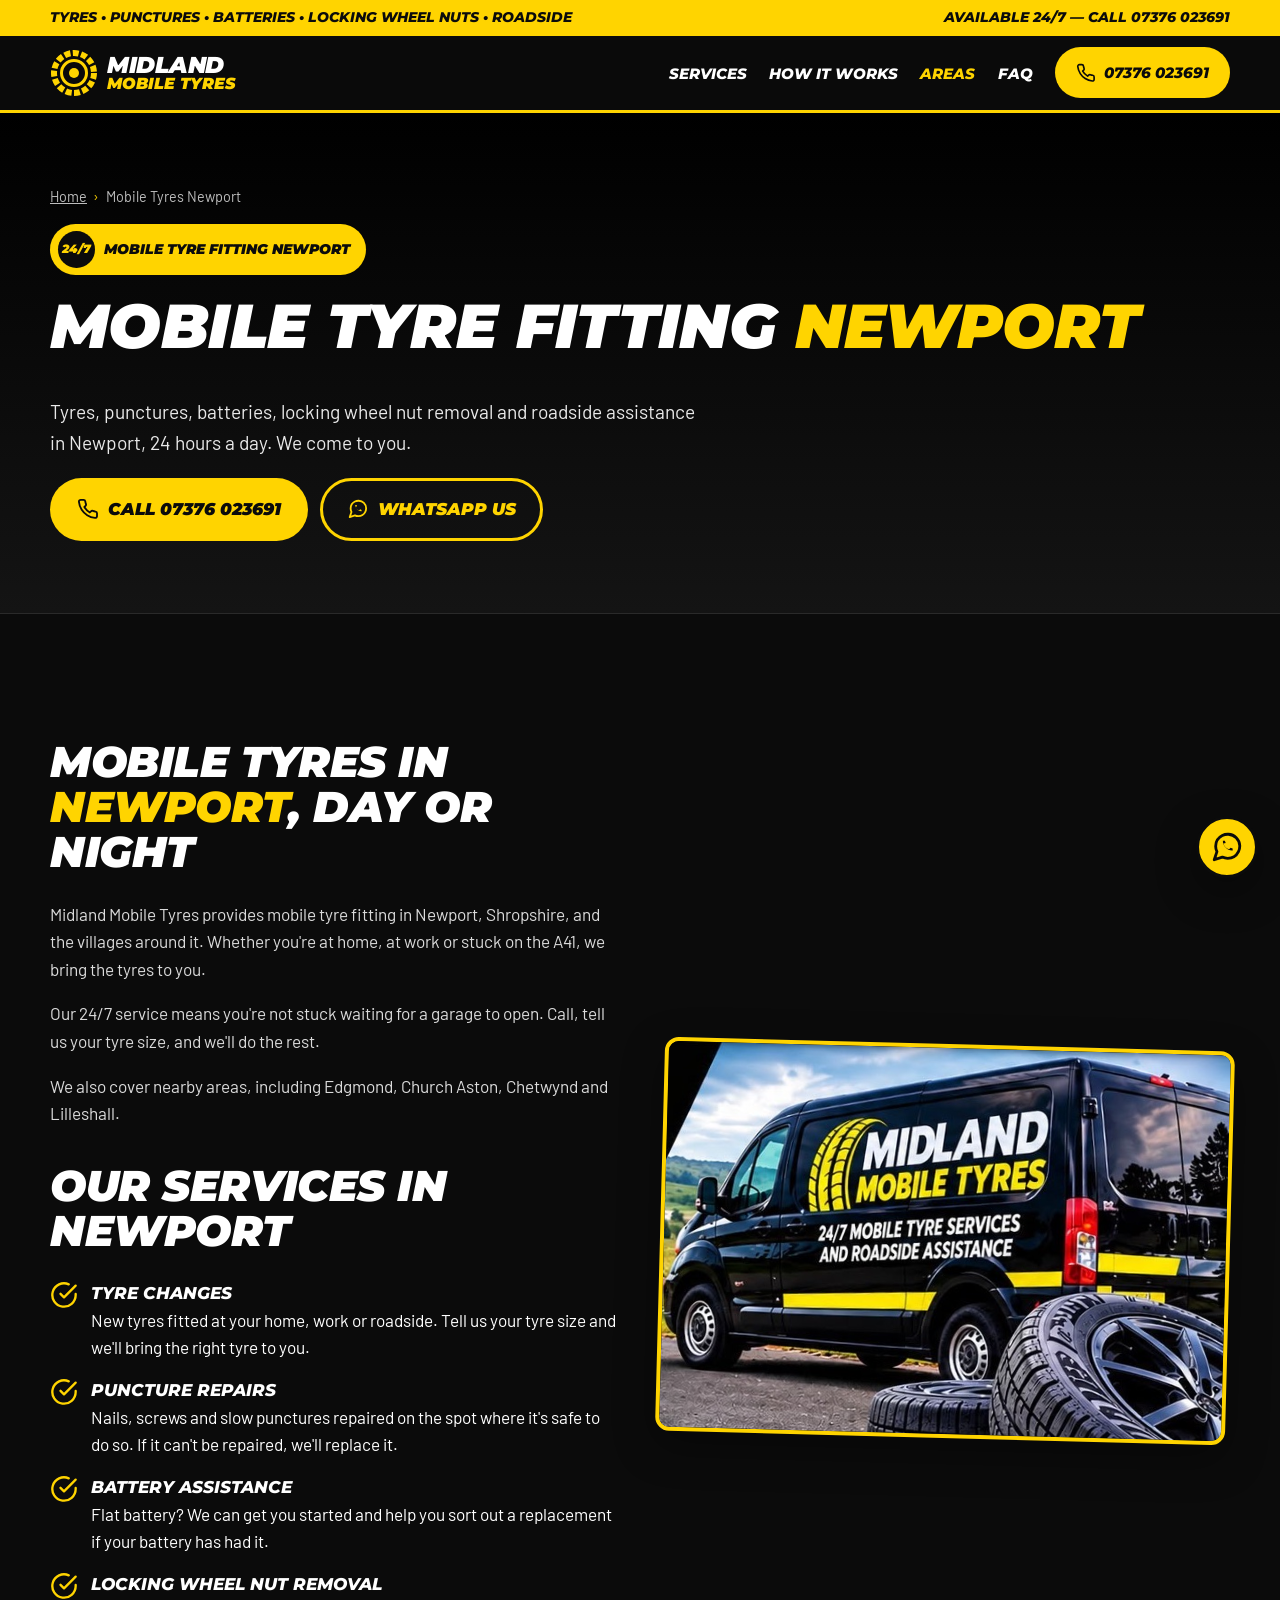
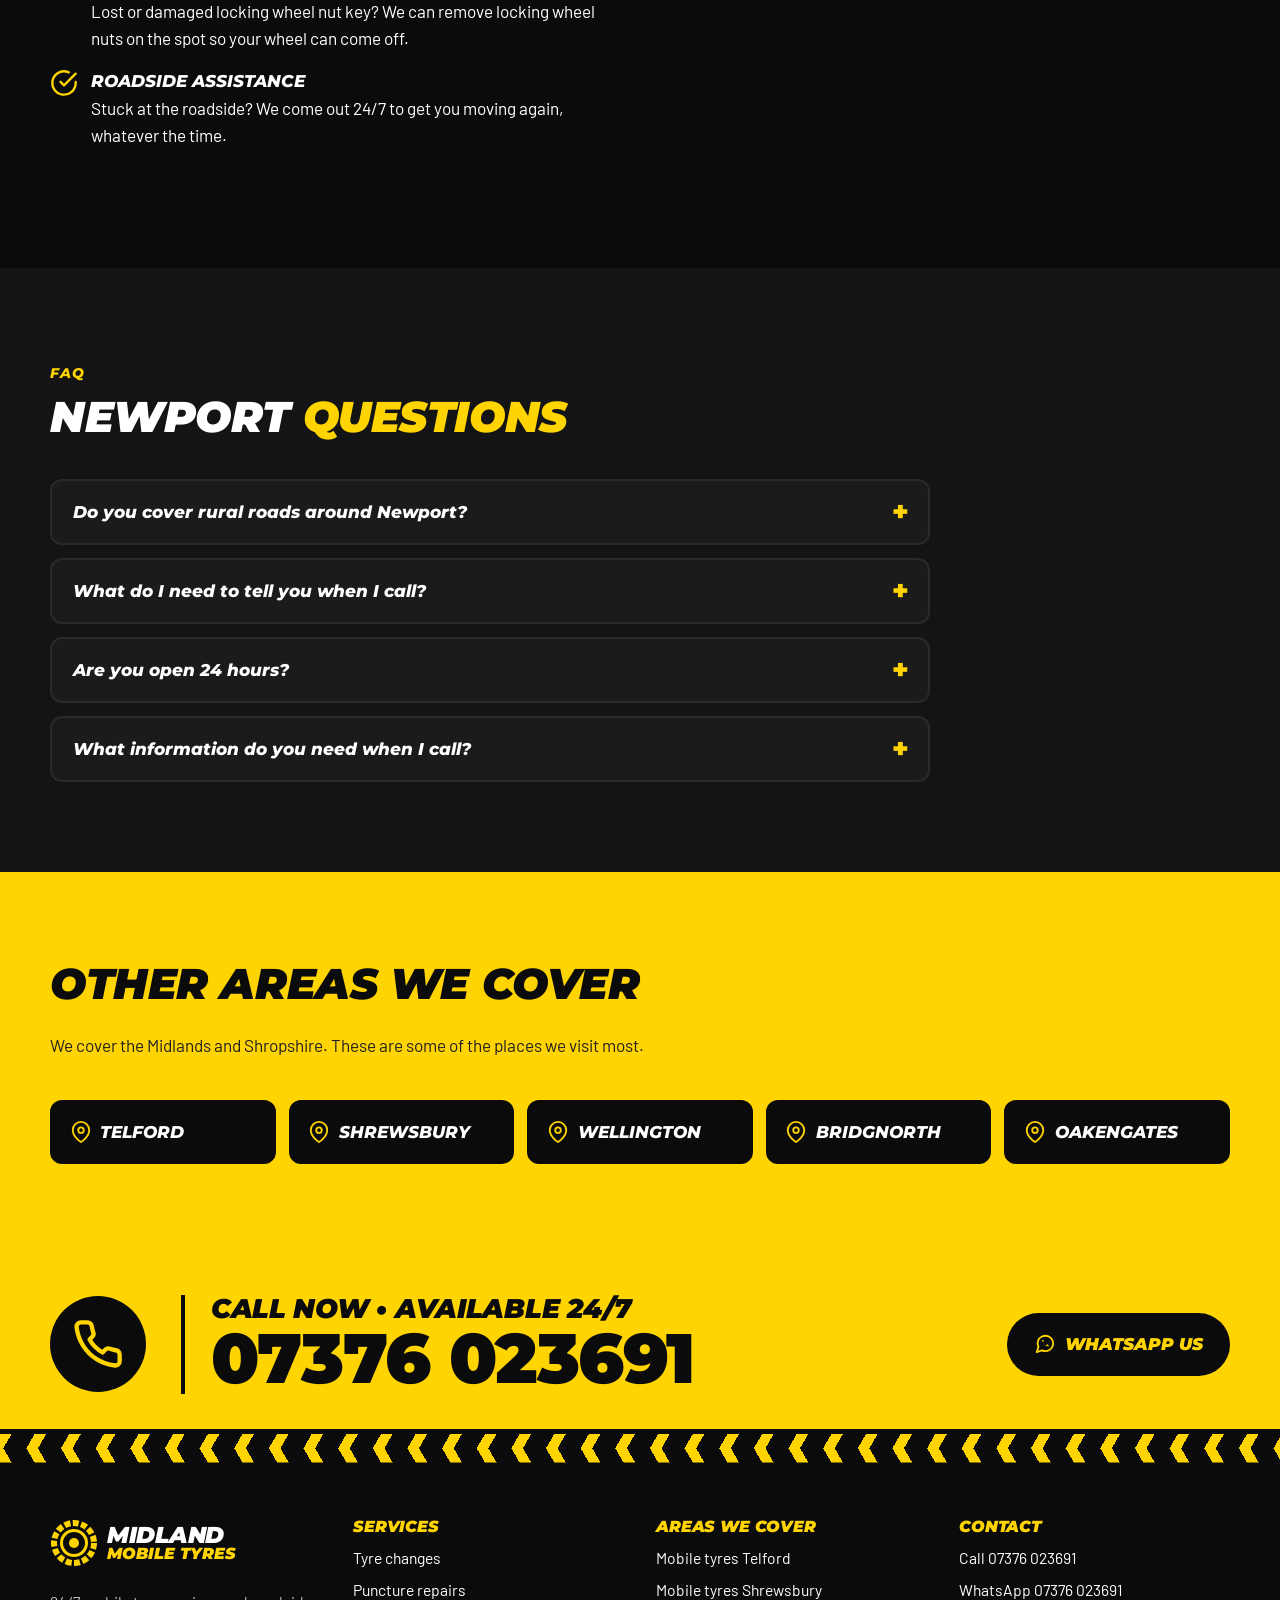
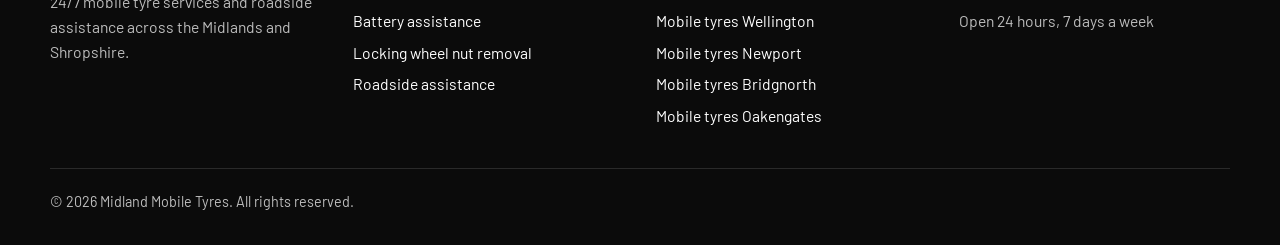
<file: areas/newport.html>
<!DOCTYPE html>
<html lang="en-GB">
<head>
<meta charset="utf-8">
<meta name="viewport" content="width=device-width, initial-scale=1">
<title>Mobile Tyre Fitting Newport | 24/7 | Midland Mobile Tyres</title>
<meta name="description" content="24/7 mobile tyre fitting in Newport. Tyre changes, puncture repairs, locking wheel nut removal, battery and roadside help at home, work or roadside. Call 07376 023691.">
<link rel="canonical" href="https://YOUR-USERNAME.github.io/midland-mobile-tyres/areas/newport.html">
<meta name="robots" content="index, follow">
<meta name="theme-color" content="#0b0b0b">
<meta name="geo.region" content="GB-SHR">
<meta property="og:type" content="website">
<meta property="og:locale" content="en_GB">
<meta property="og:site_name" content="Midland Mobile Tyres">
<meta property="og:title" content="Mobile Tyre Fitting Newport | 24/7 | Midland Mobile Tyres">
<meta property="og:description" content="24/7 mobile tyre fitting in Newport. Tyre changes, puncture repairs, locking wheel nut removal, battery and roadside help at home, work or roadside. Call 07376 023691.">
<meta property="og:url" content="https://YOUR-USERNAME.github.io/midland-mobile-tyres/areas/newport.html">
<meta property="og:image" content="https://YOUR-USERNAME.github.io/midland-mobile-tyres/images/flyer.jpg">
<meta name="twitter:card" content="summary_large_image">
<link rel="icon" href="../favicon.svg" type="image/svg+xml">
<link rel="preconnect" href="https://fonts.googleapis.com">
<link rel="preconnect" href="https://fonts.gstatic.com" crossorigin>
<link rel="stylesheet" href="https://fonts.googleapis.com/css2?family=Barlow:wght@400;600;700&amp;family=Montserrat:ital,wght@1,800;1,900&amp;display=swap">
<link rel="stylesheet" href="../css/styles.css">
<script type="application/ld+json">{"@context": "https://schema.org", "@type": "Service", "name": "Mobile tyre fitting in Newport", "serviceType": "Mobile tyre fitting", "provider": {"@id": "https://YOUR-USERNAME.github.io/midland-mobile-tyres/#business", "@type": "AutoRepair", "name": "Midland Mobile Tyres", "telephone": "+447376023691"}, "areaServed": {"@type": "City", "name": "Newport"}}</script>
<script type="application/ld+json">{"@context": "https://schema.org", "@type": "BreadcrumbList", "itemListElement": [{"@type": "ListItem", "position": 1, "name": "Home", "item": "https://YOUR-USERNAME.github.io/midland-mobile-tyres/"}, {"@type": "ListItem", "position": 2, "name": "Mobile Tyres Newport", "item": "https://YOUR-USERNAME.github.io/midland-mobile-tyres/areas/newport.html"}]}</script>
<script type="application/ld+json">{"@context": "https://schema.org", "@type": "FAQPage", "mainEntity": [{"@type": "Question", "name": "Do you cover rural roads around Newport?", "acceptedAnswer": {"@type": "Answer", "text": "Yes. Send us your location (a WhatsApp location pin is perfect) and we'll find you."}}, {"@type": "Question", "name": "What do I need to tell you when I call?", "acceptedAnswer": {"@type": "Answer", "text": "Your tyre size from the sidewall (for example 205/55 R16), where you are, and the make and model of the car."}}, {"@type": "Question", "name": "Are you open 24 hours?", "acceptedAnswer": {"@type": "Answer", "text": "Yes. Midland Mobile Tyres is available 24/7, including evenings, weekends and bank holidays. Call 07376 023691."}}, {"@type": "Question", "name": "What information do you need when I call?", "acceptedAnswer": {"@type": "Answer", "text": "Your location, the make and model of your car, and your tyre size. The size is printed on the side of the tyre and looks like 205/55 R16."}}]}</script>
</head>
<body>
<a class="skip-link" href="#main">Skip to content</a>
<div class="topbar">
  <div class="container">
    <span class="tb-services">Tyres &bull; Punctures &bull; Batteries &bull; Locking Wheel Nuts &bull; Roadside</span>
    <a href="tel:+447376023691">Available 24/7 &mdash; Call 07376 023691</a>
  </div>
</div>
<header class="site-header">
  <div class="container">
    <a class="logo" href="../index.html" aria-label="Midland Mobile Tyres home">
      <svg viewBox="0 0 48 48" aria-hidden="true" focusable="false"><circle cx="24" cy="24" r="20" fill="none" stroke="#ffd400" stroke-width="6" stroke-dasharray="6 2.4"/><circle cx="24" cy="24" r="12.5" fill="none" stroke="#ffd400" stroke-width="3"/><circle cx="24" cy="24" r="5" fill="#ffd400"/></svg>
      <span class="logo-text"><span class="l1">Midland</span><span class="l2">Mobile Tyres</span></span>
    </a>
    <button class="nav-toggle" aria-expanded="false" aria-controls="site-nav" aria-label="Open menu"><svg viewBox="0 0 24 24" fill="none" stroke="currentColor" stroke-width="2" stroke-linecap="round" stroke-linejoin="round" aria-hidden="true" focusable="false"><path d="M3 6h18M3 12h18M3 18h18"/></svg></button>
    <nav class="nav" id="site-nav" aria-label="Main">
      <ul>
        <li><a href="../index.html#services">Services</a></li>
        <li><a href="../index.html#how-it-works">How It Works</a></li>
        <li><a href="../index.html#areas" aria-current="page">Areas</a></li>
        <li><a href="../index.html#faq">FAQ</a></li>
        <li><a class="btn btn-yellow" href="tel:+447376023691"><svg viewBox="0 0 24 24" fill="none" stroke="currentColor" stroke-width="2" stroke-linecap="round" stroke-linejoin="round" aria-hidden="true" focusable="false"><path d="M22 16.92v3a2 2 0 0 1-2.18 2 19.79 19.79 0 0 1-8.63-3.07 19.5 19.5 0 0 1-6-6 19.79 19.79 0 0 1-3.07-8.67A2 2 0 0 1 4.11 2h3a2 2 0 0 1 2 1.72c.13.96.36 1.9.7 2.81a2 2 0 0 1-.45 2.11L8.09 9.91a16 16 0 0 0 6 6l1.27-1.27a2 2 0 0 1 2.11-.45c.91.34 1.85.57 2.81.7A2 2 0 0 1 22 16.92z"/></svg> 07376 023691</a></li>
      </ul>
    </nav>
  </div>
</header>
<main id="main">
<section class="page-hero">
  <div class="container">
    <nav class="breadcrumb" aria-label="Breadcrumb"><ol><li><a href="../index.html">Home</a></li><li aria-current="page">Mobile Tyres Newport</li></ol></nav>
    <div class="badge-247"><span class="circle">24/7</span> Mobile tyre fitting Newport</div>
    <h1>Mobile Tyre Fitting <span class="hl">Newport</span></h1>
    <p class="lead">Tyres, punctures, batteries, locking wheel nut removal and roadside assistance in Newport, 24 hours a day. We come to you.</p>
    <div class="btn-row">
      <a class="btn btn-yellow" href="tel:+447376023691"><svg viewBox="0 0 24 24" fill="none" stroke="currentColor" stroke-width="2" stroke-linecap="round" stroke-linejoin="round" aria-hidden="true" focusable="false"><path d="M22 16.92v3a2 2 0 0 1-2.18 2 19.79 19.79 0 0 1-8.63-3.07 19.5 19.5 0 0 1-6-6 19.79 19.79 0 0 1-3.07-8.67A2 2 0 0 1 4.11 2h3a2 2 0 0 1 2 1.72c.13.96.36 1.9.7 2.81a2 2 0 0 1-.45 2.11L8.09 9.91a16 16 0 0 0 6 6l1.27-1.27a2 2 0 0 1 2.11-.45c.91.34 1.85.57 2.81.7A2 2 0 0 1 22 16.92z"/></svg> Call 07376 023691</a>
      <a class="btn btn-outline" href="https://wa.me/447376023691?text=Hi%2C%20I%20need%20help%20with%20a%20tyre.%20My%20location%20is%3A%20" rel="noopener" target="_blank"><svg viewBox="0 0 24 24" fill="none" stroke="currentColor" stroke-width="2" stroke-linecap="round" stroke-linejoin="round" aria-hidden="true" focusable="false"><path d="M21 11.5a8.38 8.38 0 0 1-.9 3.8 8.5 8.5 0 0 1-7.6 4.7 8.38 8.38 0 0 1-3.8-.9L3 21l1.9-5.7a8.38 8.38 0 0 1-.9-3.8 8.5 8.5 0 0 1 4.7-7.6 8.38 8.38 0 0 1 3.8-.9h.5a8.48 8.48 0 0 1 8 8v.5z"/><path d="M9.5 9.5c.5 2 2 3.5 4 4l1-1 1.5.6v1.4c-3.5.3-7.2-3.4-6.9-6.9h1.4l.6 1.5z" fill="currentColor" stroke="none"/></svg> WhatsApp us</a>
    </div>
  </div>
</section>

<section class="section">
  <div class="container why-grid">
    <div class="prose">
      <h2>Mobile Tyres in <span class="hl">Newport</span>, Day or Night</h2>
      <p>Midland Mobile Tyres provides mobile tyre fitting in Newport, Shropshire, and the villages around it. Whether you're at home, at work or stuck on the A41, we bring the tyres to you.</p>
<p>Our 24/7 service means you're not stuck waiting for a garage to open. Call, tell us your tyre size, and we'll do the rest.</p>
      <p>We also cover nearby areas, including Edgmond, Church Aston, Chetwynd and Lilleshall.</p>
      <h2>Our Services in Newport</h2>
      <ul class="ticks">
        <li><svg viewBox="0 0 24 24" fill="none" stroke="currentColor" stroke-width="2" stroke-linecap="round" stroke-linejoin="round" aria-hidden="true" focusable="false"><path d="M22 11.08V12a10 10 0 1 1-5.93-9.14"/><path d="M22 4 12 14.01l-3-3"/></svg><div><strong>Tyre Changes</strong>New tyres fitted at your home, work or roadside. Tell us your tyre size and we'll bring the right tyre to you.</div></li>
<li><svg viewBox="0 0 24 24" fill="none" stroke="currentColor" stroke-width="2" stroke-linecap="round" stroke-linejoin="round" aria-hidden="true" focusable="false"><path d="M22 11.08V12a10 10 0 1 1-5.93-9.14"/><path d="M22 4 12 14.01l-3-3"/></svg><div><strong>Puncture Repairs</strong>Nails, screws and slow punctures repaired on the spot where it's safe to do so. If it can't be repaired, we'll replace it.</div></li>
<li><svg viewBox="0 0 24 24" fill="none" stroke="currentColor" stroke-width="2" stroke-linecap="round" stroke-linejoin="round" aria-hidden="true" focusable="false"><path d="M22 11.08V12a10 10 0 1 1-5.93-9.14"/><path d="M22 4 12 14.01l-3-3"/></svg><div><strong>Battery Assistance</strong>Flat battery? We can get you started and help you sort out a replacement if your battery has had it.</div></li>
<li><svg viewBox="0 0 24 24" fill="none" stroke="currentColor" stroke-width="2" stroke-linecap="round" stroke-linejoin="round" aria-hidden="true" focusable="false"><path d="M22 11.08V12a10 10 0 1 1-5.93-9.14"/><path d="M22 4 12 14.01l-3-3"/></svg><div><strong>Locking Wheel Nut Removal</strong>Lost or damaged locking wheel nut key? We can remove locking wheel nuts on the spot so your wheel can come off.</div></li>
<li><svg viewBox="0 0 24 24" fill="none" stroke="currentColor" stroke-width="2" stroke-linecap="round" stroke-linejoin="round" aria-hidden="true" focusable="false"><path d="M22 11.08V12a10 10 0 1 1-5.93-9.14"/><path d="M22 4 12 14.01l-3-3"/></svg><div><strong>Roadside Assistance</strong>Stuck at the roadside? We come out 24/7 to get you moving again, whatever the time.</div></li>
      </ul>
    </div>
    <div class="hero-media">
      <div class="frame"><img src="../images/van.jpg" width="622" height="430" loading="lazy" alt="Midland Mobile Tyres van providing mobile tyre fitting in Newport"></div>
    </div>
  </div>
</section>

<section class="section section-alt" aria-labelledby="faq-title">
  <div class="container">
    <div class="section-head"><span class="kicker">FAQ</span><h2 id="faq-title">Newport <span class="hl">Questions</span></h2></div>
    <div class="faq">
      <details><summary>Do you cover rural roads around Newport?</summary><div class="answer"><p>Yes. Send us your location (a WhatsApp location pin is perfect) and we'll find you.</p></div></details>
<details><summary>What do I need to tell you when I call?</summary><div class="answer"><p>Your tyre size from the sidewall (for example 205/55 R16), where you are, and the make and model of the car.</p></div></details>
<details><summary>Are you open 24 hours?</summary><div class="answer"><p>Yes. Midland Mobile Tyres is available 24/7, including evenings, weekends and bank holidays. Call 07376 023691.</p></div></details>
<details><summary>What information do you need when I call?</summary><div class="answer"><p>Your location, the make and model of your car, and your tyre size. The size is printed on the side of the tyre and looks like 205/55 R16.</p></div></details>
    </div>
  </div>
</section>

<section class="section section-yellow" aria-labelledby="other-areas">
  <div class="container">
    <div class="section-head"><h2 id="other-areas">Other Areas We Cover</h2><p>We cover the Midlands and Shropshire. These are some of the places we visit most.</p></div>
    <ul class="area-links">
      <li><a href="../areas/telford.html"><svg viewBox="0 0 24 24" fill="none" stroke="currentColor" stroke-width="2" stroke-linecap="round" stroke-linejoin="round" aria-hidden="true" focusable="false"><path d="M21 10c0 7-9 13-9 13s-9-6-9-13a9 9 0 0 1 18 0z"/><circle cx="12" cy="10" r="3"/></svg> Telford</a></li>
<li><a href="../areas/shrewsbury.html"><svg viewBox="0 0 24 24" fill="none" stroke="currentColor" stroke-width="2" stroke-linecap="round" stroke-linejoin="round" aria-hidden="true" focusable="false"><path d="M21 10c0 7-9 13-9 13s-9-6-9-13a9 9 0 0 1 18 0z"/><circle cx="12" cy="10" r="3"/></svg> Shrewsbury</a></li>
<li><a href="../areas/wellington.html"><svg viewBox="0 0 24 24" fill="none" stroke="currentColor" stroke-width="2" stroke-linecap="round" stroke-linejoin="round" aria-hidden="true" focusable="false"><path d="M21 10c0 7-9 13-9 13s-9-6-9-13a9 9 0 0 1 18 0z"/><circle cx="12" cy="10" r="3"/></svg> Wellington</a></li>
<li><a href="../areas/bridgnorth.html"><svg viewBox="0 0 24 24" fill="none" stroke="currentColor" stroke-width="2" stroke-linecap="round" stroke-linejoin="round" aria-hidden="true" focusable="false"><path d="M21 10c0 7-9 13-9 13s-9-6-9-13a9 9 0 0 1 18 0z"/><circle cx="12" cy="10" r="3"/></svg> Bridgnorth</a></li>
<li><a href="../areas/oakengates.html"><svg viewBox="0 0 24 24" fill="none" stroke="currentColor" stroke-width="2" stroke-linecap="round" stroke-linejoin="round" aria-hidden="true" focusable="false"><path d="M21 10c0 7-9 13-9 13s-9-6-9-13a9 9 0 0 1 18 0z"/><circle cx="12" cy="10" r="3"/></svg> Oakengates</a></li>
    </ul>
  </div>
</section>
</main>
<section class="cta-band" aria-label="Call us">
  <div class="container">
    <div class="cta-phone-icon"><svg viewBox="0 0 24 24" fill="none" stroke="currentColor" stroke-width="2" stroke-linecap="round" stroke-linejoin="round" aria-hidden="true" focusable="false"><path d="M22 16.92v3a2 2 0 0 1-2.18 2 19.79 19.79 0 0 1-8.63-3.07 19.5 19.5 0 0 1-6-6 19.79 19.79 0 0 1-3.07-8.67A2 2 0 0 1 4.11 2h3a2 2 0 0 1 2 1.72c.13.96.36 1.9.7 2.81a2 2 0 0 1-.45 2.11L8.09 9.91a16 16 0 0 0 6 6l1.27-1.27a2 2 0 0 1 2.11-.45c.91.34 1.85.57 2.81.7A2 2 0 0 1 22 16.92z"/></svg></div>
    <div class="cta-text">
      <p class="head">Call now &bull; Available 24/7</p>
      <a class="number" href="tel:+447376023691">07376 023691</a>
    </div>
    <div class="btn-row">
      <a class="btn btn-black" href="https://wa.me/447376023691?text=Hi%2C%20I%20need%20help%20with%20a%20tyre.%20My%20location%20is%3A%20" rel="noopener" target="_blank"><svg viewBox="0 0 24 24" fill="none" stroke="currentColor" stroke-width="2" stroke-linecap="round" stroke-linejoin="round" aria-hidden="true" focusable="false"><path d="M21 11.5a8.38 8.38 0 0 1-.9 3.8 8.5 8.5 0 0 1-7.6 4.7 8.38 8.38 0 0 1-3.8-.9L3 21l1.9-5.7a8.38 8.38 0 0 1-.9-3.8 8.5 8.5 0 0 1 4.7-7.6 8.38 8.38 0 0 1 3.8-.9h.5a8.48 8.48 0 0 1 8 8v.5z"/><path d="M9.5 9.5c.5 2 2 3.5 4 4l1-1 1.5.6v1.4c-3.5.3-7.2-3.4-6.9-6.9h1.4l.6 1.5z" fill="currentColor" stroke="none"/></svg> WhatsApp us</a>
    </div>
  </div>
  <div class="tread" aria-hidden="true"></div>
</section>
<footer class="site-footer">
  <div class="container">
    <div class="footer-grid">
      <div>
        <a class="logo" href="../index.html" aria-label="Midland Mobile Tyres home">
          <svg viewBox="0 0 48 48" aria-hidden="true" focusable="false"><circle cx="24" cy="24" r="20" fill="none" stroke="#ffd400" stroke-width="6" stroke-dasharray="6 2.4"/><circle cx="24" cy="24" r="12.5" fill="none" stroke="#ffd400" stroke-width="3"/><circle cx="24" cy="24" r="5" fill="#ffd400"/></svg>
          <span class="logo-text"><span class="l1">Midland</span><span class="l2">Mobile Tyres</span></span>
        </a>
        <p>24/7 mobile tyre services and roadside assistance across the Midlands and Shropshire.</p>
      </div>
      <div>
        <h3>Services</h3>
        <ul>
          <li><a href="../index.html#services">Tyre changes</a></li>
          <li><a href="../index.html#services">Puncture repairs</a></li>
          <li><a href="../index.html#services">Battery assistance</a></li>
          <li><a href="../index.html#services">Locking wheel nut removal</a></li>
          <li><a href="../index.html#services">Roadside assistance</a></li>
        </ul>
      </div>
      <div>
        <h3>Areas we cover</h3>
        <ul>
<li><a href="../areas/telford.html">Mobile tyres Telford</a></li>
<li><a href="../areas/shrewsbury.html">Mobile tyres Shrewsbury</a></li>
<li><a href="../areas/wellington.html">Mobile tyres Wellington</a></li>
<li><a href="../areas/newport.html">Mobile tyres Newport</a></li>
<li><a href="../areas/bridgnorth.html">Mobile tyres Bridgnorth</a></li>
<li><a href="../areas/oakengates.html">Mobile tyres Oakengates</a></li>
        </ul>
      </div>
      <div>
        <h3>Contact</h3>
        <ul>
          <li><a href="tel:+447376023691">Call 07376 023691</a></li>
          <li><a href="https://wa.me/447376023691?text=Hi%2C%20I%20need%20help%20with%20a%20tyre.%20My%20location%20is%3A%20" rel="noopener" target="_blank">WhatsApp 07376 023691</a></li>
          <li>Open 24 hours, 7 days a week</li>
        </ul>
      </div>
    </div>
    <div class="footer-bottom">&copy; <span id="year">2026</span> Midland Mobile Tyres. All rights reserved.</div>
  </div>
</footer>
<nav class="mobile-bar" aria-label="Quick contact">
  <a class="call" href="tel:+447376023691"><svg viewBox="0 0 24 24" fill="none" stroke="currentColor" stroke-width="2" stroke-linecap="round" stroke-linejoin="round" aria-hidden="true" focusable="false"><path d="M22 16.92v3a2 2 0 0 1-2.18 2 19.79 19.79 0 0 1-8.63-3.07 19.5 19.5 0 0 1-6-6 19.79 19.79 0 0 1-3.07-8.67A2 2 0 0 1 4.11 2h3a2 2 0 0 1 2 1.72c.13.96.36 1.9.7 2.81a2 2 0 0 1-.45 2.11L8.09 9.91a16 16 0 0 0 6 6l1.27-1.27a2 2 0 0 1 2.11-.45c.91.34 1.85.57 2.81.7A2 2 0 0 1 22 16.92z"/></svg> Call Now</a>
  <a class="wa" href="https://wa.me/447376023691?text=Hi%2C%20I%20need%20help%20with%20a%20tyre.%20My%20location%20is%3A%20" rel="noopener" target="_blank"><svg viewBox="0 0 24 24" fill="none" stroke="currentColor" stroke-width="2" stroke-linecap="round" stroke-linejoin="round" aria-hidden="true" focusable="false"><path d="M21 11.5a8.38 8.38 0 0 1-.9 3.8 8.5 8.5 0 0 1-7.6 4.7 8.38 8.38 0 0 1-3.8-.9L3 21l1.9-5.7a8.38 8.38 0 0 1-.9-3.8 8.5 8.5 0 0 1 4.7-7.6 8.38 8.38 0 0 1 3.8-.9h.5a8.48 8.48 0 0 1 8 8v.5z"/><path d="M9.5 9.5c.5 2 2 3.5 4 4l1-1 1.5.6v1.4c-3.5.3-7.2-3.4-6.9-6.9h1.4l.6 1.5z" fill="currentColor" stroke="none"/></svg> WhatsApp</a>
</nav>
<a class="wa-float" href="https://wa.me/447376023691?text=Hi%2C%20I%20need%20help%20with%20a%20tyre.%20My%20location%20is%3A%20" rel="noopener" target="_blank" aria-label="Message us on WhatsApp"><svg viewBox="0 0 24 24" fill="none" stroke="currentColor" stroke-width="2" stroke-linecap="round" stroke-linejoin="round" aria-hidden="true" focusable="false"><path d="M21 11.5a8.38 8.38 0 0 1-.9 3.8 8.5 8.5 0 0 1-7.6 4.7 8.38 8.38 0 0 1-3.8-.9L3 21l1.9-5.7a8.38 8.38 0 0 1-.9-3.8 8.5 8.5 0 0 1 4.7-7.6 8.38 8.38 0 0 1 3.8-.9h.5a8.48 8.48 0 0 1 8 8v.5z"/><path d="M9.5 9.5c.5 2 2 3.5 4 4l1-1 1.5.6v1.4c-3.5.3-7.2-3.4-6.9-6.9h1.4l.6 1.5z" fill="currentColor" stroke="none"/></svg></a>
<script src="../js/main.js" defer></script>
</body>
</html>
</file>
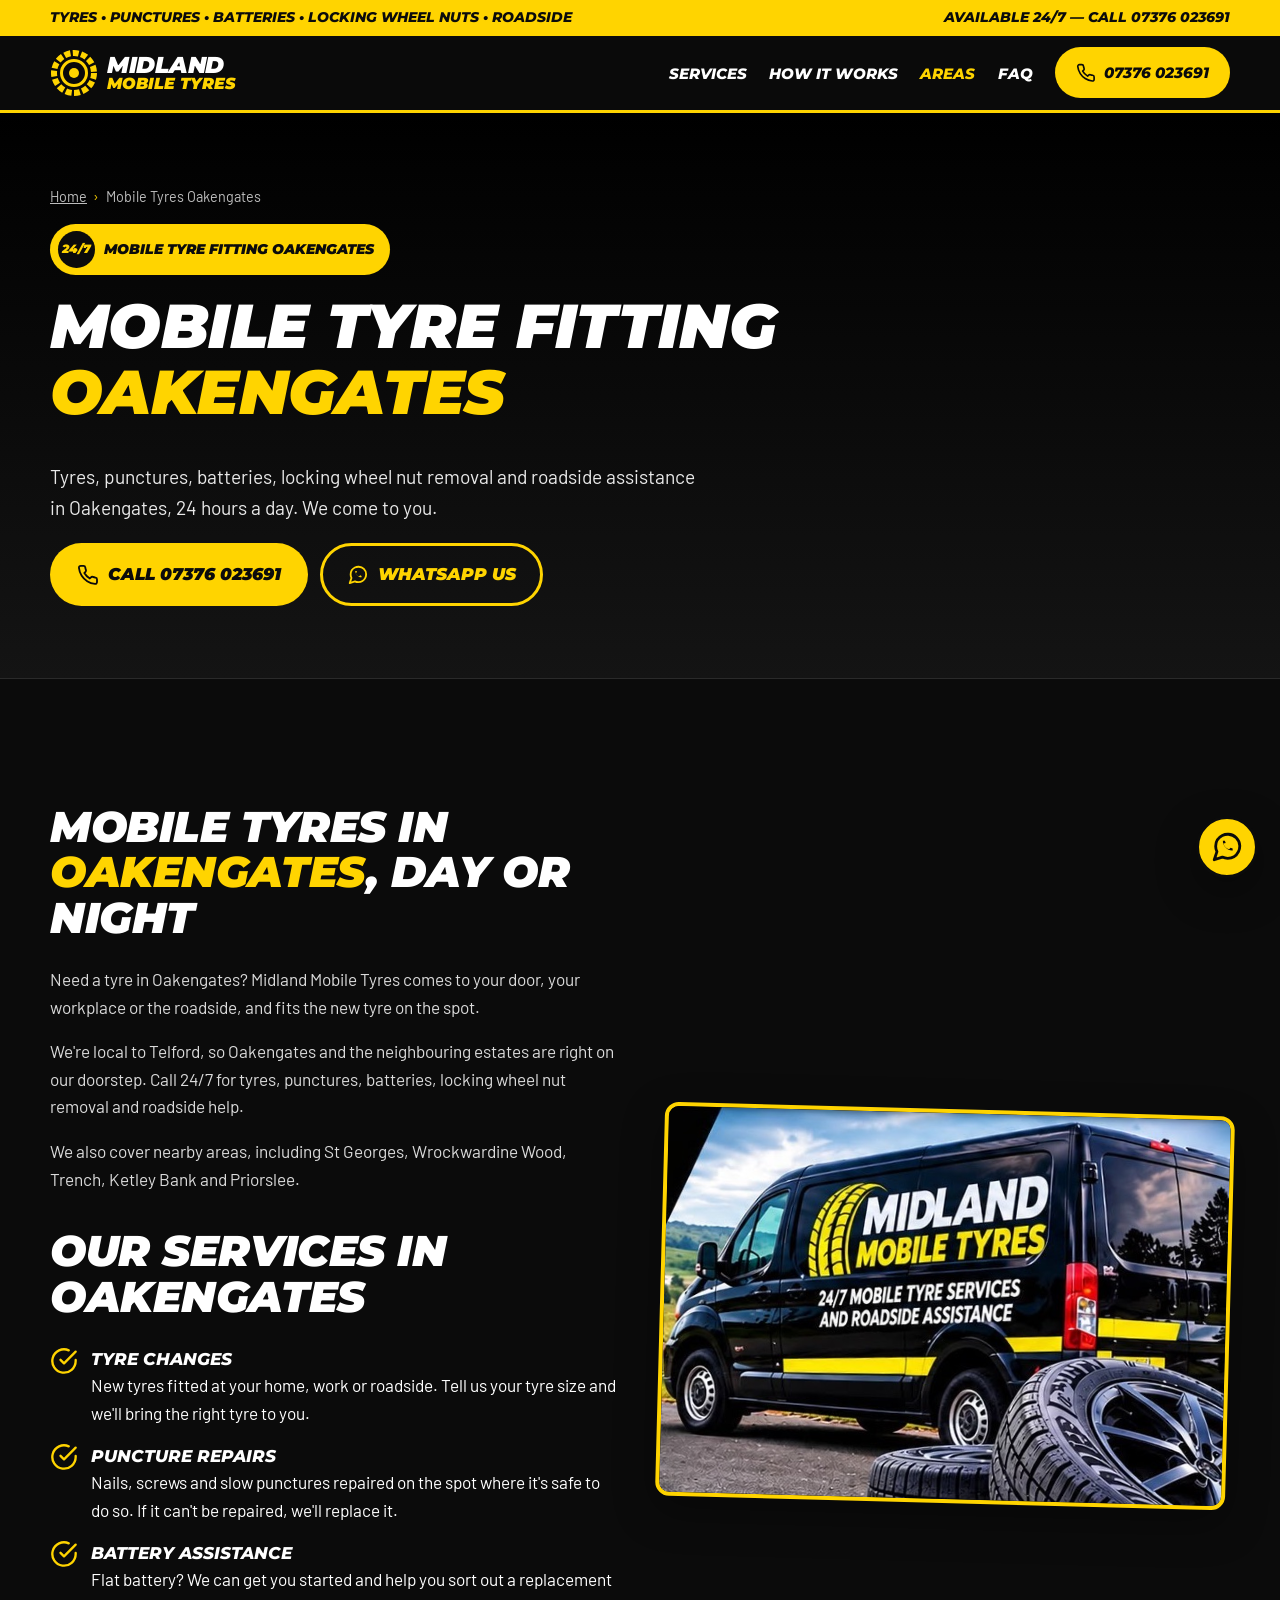
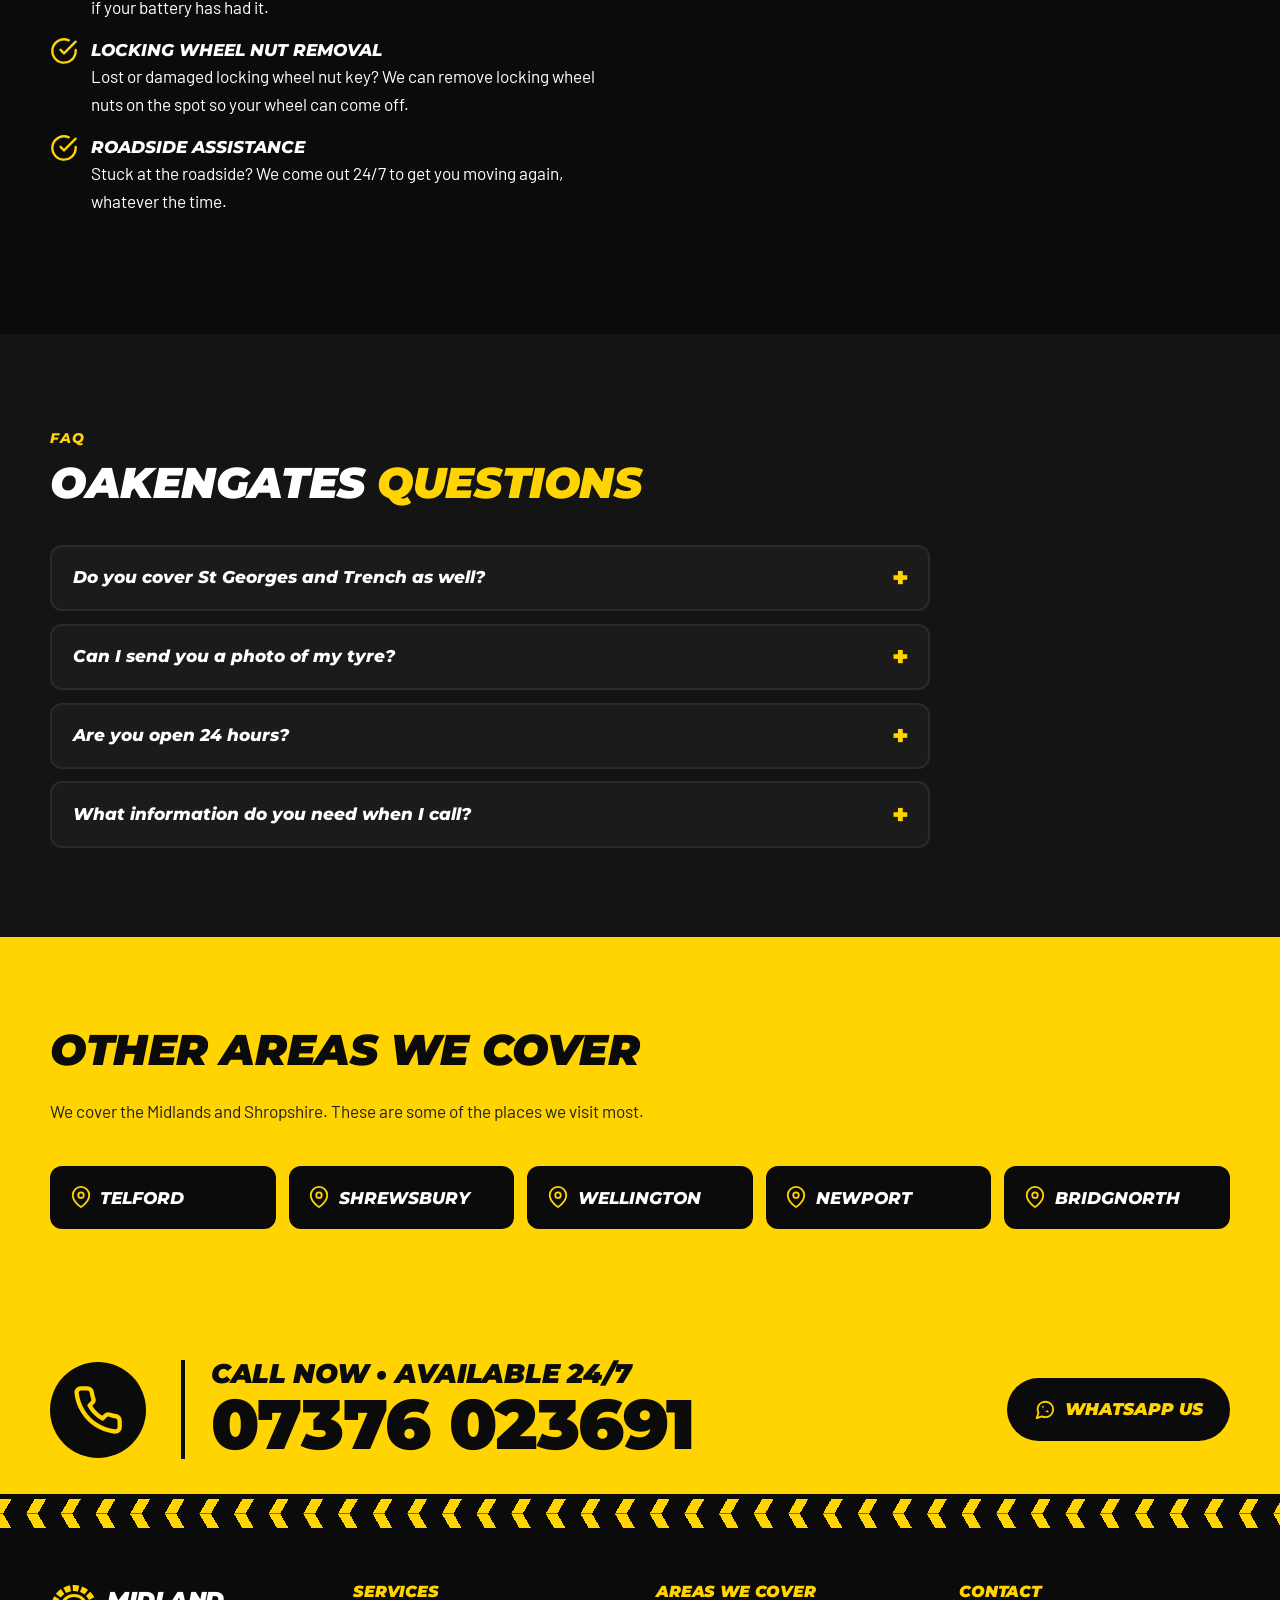
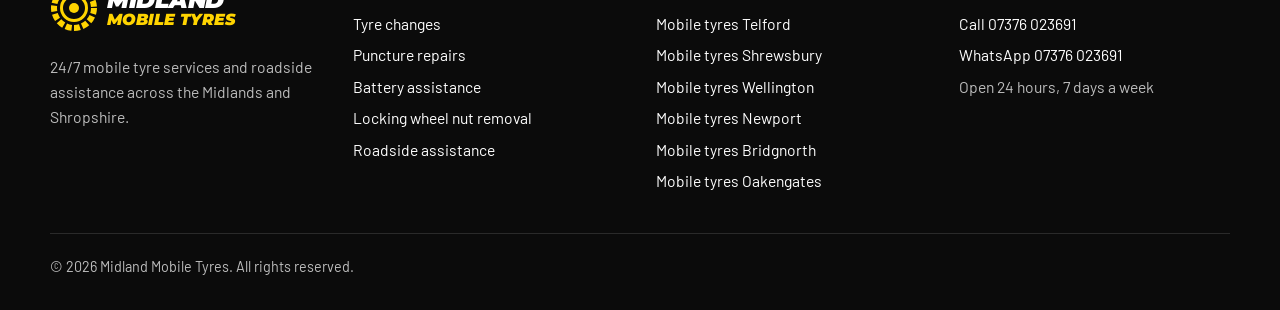
<file: areas/oakengates.html>
<!DOCTYPE html>
<html lang="en-GB">
<head>
<meta charset="utf-8">
<meta name="viewport" content="width=device-width, initial-scale=1">
<title>Mobile Tyre Fitting Oakengates | 24/7 | Midland Mobile Tyres</title>
<meta name="description" content="24/7 mobile tyre fitting in Oakengates. Tyre changes, puncture repairs, locking wheel nut removal, battery and roadside help at home, work or roadside. Call 07376 023691.">
<link rel="canonical" href="https://YOUR-USERNAME.github.io/midland-mobile-tyres/areas/oakengates.html">
<meta name="robots" content="index, follow">
<meta name="theme-color" content="#0b0b0b">
<meta name="geo.region" content="GB-SHR">
<meta property="og:type" content="website">
<meta property="og:locale" content="en_GB">
<meta property="og:site_name" content="Midland Mobile Tyres">
<meta property="og:title" content="Mobile Tyre Fitting Oakengates | 24/7 | Midland Mobile Tyres">
<meta property="og:description" content="24/7 mobile tyre fitting in Oakengates. Tyre changes, puncture repairs, locking wheel nut removal, battery and roadside help at home, work or roadside. Call 07376 023691.">
<meta property="og:url" content="https://YOUR-USERNAME.github.io/midland-mobile-tyres/areas/oakengates.html">
<meta property="og:image" content="https://YOUR-USERNAME.github.io/midland-mobile-tyres/images/flyer.jpg">
<meta name="twitter:card" content="summary_large_image">
<link rel="icon" href="../favicon.svg" type="image/svg+xml">
<link rel="preconnect" href="https://fonts.googleapis.com">
<link rel="preconnect" href="https://fonts.gstatic.com" crossorigin>
<link rel="stylesheet" href="https://fonts.googleapis.com/css2?family=Barlow:wght@400;600;700&amp;family=Montserrat:ital,wght@1,800;1,900&amp;display=swap">
<link rel="stylesheet" href="../css/styles.css">
<script type="application/ld+json">{"@context": "https://schema.org", "@type": "Service", "name": "Mobile tyre fitting in Oakengates", "serviceType": "Mobile tyre fitting", "provider": {"@id": "https://YOUR-USERNAME.github.io/midland-mobile-tyres/#business", "@type": "AutoRepair", "name": "Midland Mobile Tyres", "telephone": "+447376023691"}, "areaServed": {"@type": "City", "name": "Oakengates"}}</script>
<script type="application/ld+json">{"@context": "https://schema.org", "@type": "BreadcrumbList", "itemListElement": [{"@type": "ListItem", "position": 1, "name": "Home", "item": "https://YOUR-USERNAME.github.io/midland-mobile-tyres/"}, {"@type": "ListItem", "position": 2, "name": "Mobile Tyres Oakengates", "item": "https://YOUR-USERNAME.github.io/midland-mobile-tyres/areas/oakengates.html"}]}</script>
<script type="application/ld+json">{"@context": "https://schema.org", "@type": "FAQPage", "mainEntity": [{"@type": "Question", "name": "Do you cover St Georges and Trench as well?", "acceptedAnswer": {"@type": "Answer", "text": "Yes, along with all of the surrounding Telford estates."}}, {"@type": "Question", "name": "Can I send you a photo of my tyre?", "acceptedAnswer": {"@type": "Answer", "text": "Yes. Send a photo of the tyre sidewall on WhatsApp to 07376 023691 and we'll take it from there."}}, {"@type": "Question", "name": "Are you open 24 hours?", "acceptedAnswer": {"@type": "Answer", "text": "Yes. Midland Mobile Tyres is available 24/7, including evenings, weekends and bank holidays. Call 07376 023691."}}, {"@type": "Question", "name": "What information do you need when I call?", "acceptedAnswer": {"@type": "Answer", "text": "Your location, the make and model of your car, and your tyre size. The size is printed on the side of the tyre and looks like 205/55 R16."}}]}</script>
</head>
<body>
<a class="skip-link" href="#main">Skip to content</a>
<div class="topbar">
  <div class="container">
    <span class="tb-services">Tyres &bull; Punctures &bull; Batteries &bull; Locking Wheel Nuts &bull; Roadside</span>
    <a href="tel:+447376023691">Available 24/7 &mdash; Call 07376 023691</a>
  </div>
</div>
<header class="site-header">
  <div class="container">
    <a class="logo" href="../index.html" aria-label="Midland Mobile Tyres home">
      <svg viewBox="0 0 48 48" aria-hidden="true" focusable="false"><circle cx="24" cy="24" r="20" fill="none" stroke="#ffd400" stroke-width="6" stroke-dasharray="6 2.4"/><circle cx="24" cy="24" r="12.5" fill="none" stroke="#ffd400" stroke-width="3"/><circle cx="24" cy="24" r="5" fill="#ffd400"/></svg>
      <span class="logo-text"><span class="l1">Midland</span><span class="l2">Mobile Tyres</span></span>
    </a>
    <button class="nav-toggle" aria-expanded="false" aria-controls="site-nav" aria-label="Open menu"><svg viewBox="0 0 24 24" fill="none" stroke="currentColor" stroke-width="2" stroke-linecap="round" stroke-linejoin="round" aria-hidden="true" focusable="false"><path d="M3 6h18M3 12h18M3 18h18"/></svg></button>
    <nav class="nav" id="site-nav" aria-label="Main">
      <ul>
        <li><a href="../index.html#services">Services</a></li>
        <li><a href="../index.html#how-it-works">How It Works</a></li>
        <li><a href="../index.html#areas" aria-current="page">Areas</a></li>
        <li><a href="../index.html#faq">FAQ</a></li>
        <li><a class="btn btn-yellow" href="tel:+447376023691"><svg viewBox="0 0 24 24" fill="none" stroke="currentColor" stroke-width="2" stroke-linecap="round" stroke-linejoin="round" aria-hidden="true" focusable="false"><path d="M22 16.92v3a2 2 0 0 1-2.18 2 19.79 19.79 0 0 1-8.63-3.07 19.5 19.5 0 0 1-6-6 19.79 19.79 0 0 1-3.07-8.67A2 2 0 0 1 4.11 2h3a2 2 0 0 1 2 1.72c.13.96.36 1.9.7 2.81a2 2 0 0 1-.45 2.11L8.09 9.91a16 16 0 0 0 6 6l1.27-1.27a2 2 0 0 1 2.11-.45c.91.34 1.85.57 2.81.7A2 2 0 0 1 22 16.92z"/></svg> 07376 023691</a></li>
      </ul>
    </nav>
  </div>
</header>
<main id="main">
<section class="page-hero">
  <div class="container">
    <nav class="breadcrumb" aria-label="Breadcrumb"><ol><li><a href="../index.html">Home</a></li><li aria-current="page">Mobile Tyres Oakengates</li></ol></nav>
    <div class="badge-247"><span class="circle">24/7</span> Mobile tyre fitting Oakengates</div>
    <h1>Mobile Tyre Fitting <span class="hl">Oakengates</span></h1>
    <p class="lead">Tyres, punctures, batteries, locking wheel nut removal and roadside assistance in Oakengates, 24 hours a day. We come to you.</p>
    <div class="btn-row">
      <a class="btn btn-yellow" href="tel:+447376023691"><svg viewBox="0 0 24 24" fill="none" stroke="currentColor" stroke-width="2" stroke-linecap="round" stroke-linejoin="round" aria-hidden="true" focusable="false"><path d="M22 16.92v3a2 2 0 0 1-2.18 2 19.79 19.79 0 0 1-8.63-3.07 19.5 19.5 0 0 1-6-6 19.79 19.79 0 0 1-3.07-8.67A2 2 0 0 1 4.11 2h3a2 2 0 0 1 2 1.72c.13.96.36 1.9.7 2.81a2 2 0 0 1-.45 2.11L8.09 9.91a16 16 0 0 0 6 6l1.27-1.27a2 2 0 0 1 2.11-.45c.91.34 1.85.57 2.81.7A2 2 0 0 1 22 16.92z"/></svg> Call 07376 023691</a>
      <a class="btn btn-outline" href="https://wa.me/447376023691?text=Hi%2C%20I%20need%20help%20with%20a%20tyre.%20My%20location%20is%3A%20" rel="noopener" target="_blank"><svg viewBox="0 0 24 24" fill="none" stroke="currentColor" stroke-width="2" stroke-linecap="round" stroke-linejoin="round" aria-hidden="true" focusable="false"><path d="M21 11.5a8.38 8.38 0 0 1-.9 3.8 8.5 8.5 0 0 1-7.6 4.7 8.38 8.38 0 0 1-3.8-.9L3 21l1.9-5.7a8.38 8.38 0 0 1-.9-3.8 8.5 8.5 0 0 1 4.7-7.6 8.38 8.38 0 0 1 3.8-.9h.5a8.48 8.48 0 0 1 8 8v.5z"/><path d="M9.5 9.5c.5 2 2 3.5 4 4l1-1 1.5.6v1.4c-3.5.3-7.2-3.4-6.9-6.9h1.4l.6 1.5z" fill="currentColor" stroke="none"/></svg> WhatsApp us</a>
    </div>
  </div>
</section>

<section class="section">
  <div class="container why-grid">
    <div class="prose">
      <h2>Mobile Tyres in <span class="hl">Oakengates</span>, Day or Night</h2>
      <p>Need a tyre in Oakengates? Midland Mobile Tyres comes to your door, your workplace or the roadside, and fits the new tyre on the spot.</p>
<p>We're local to Telford, so Oakengates and the neighbouring estates are right on our doorstep. Call 24/7 for tyres, punctures, batteries, locking wheel nut removal and roadside help.</p>
      <p>We also cover nearby areas, including St Georges, Wrockwardine Wood, Trench, Ketley Bank and Priorslee.</p>
      <h2>Our Services in Oakengates</h2>
      <ul class="ticks">
        <li><svg viewBox="0 0 24 24" fill="none" stroke="currentColor" stroke-width="2" stroke-linecap="round" stroke-linejoin="round" aria-hidden="true" focusable="false"><path d="M22 11.08V12a10 10 0 1 1-5.93-9.14"/><path d="M22 4 12 14.01l-3-3"/></svg><div><strong>Tyre Changes</strong>New tyres fitted at your home, work or roadside. Tell us your tyre size and we'll bring the right tyre to you.</div></li>
<li><svg viewBox="0 0 24 24" fill="none" stroke="currentColor" stroke-width="2" stroke-linecap="round" stroke-linejoin="round" aria-hidden="true" focusable="false"><path d="M22 11.08V12a10 10 0 1 1-5.93-9.14"/><path d="M22 4 12 14.01l-3-3"/></svg><div><strong>Puncture Repairs</strong>Nails, screws and slow punctures repaired on the spot where it's safe to do so. If it can't be repaired, we'll replace it.</div></li>
<li><svg viewBox="0 0 24 24" fill="none" stroke="currentColor" stroke-width="2" stroke-linecap="round" stroke-linejoin="round" aria-hidden="true" focusable="false"><path d="M22 11.08V12a10 10 0 1 1-5.93-9.14"/><path d="M22 4 12 14.01l-3-3"/></svg><div><strong>Battery Assistance</strong>Flat battery? We can get you started and help you sort out a replacement if your battery has had it.</div></li>
<li><svg viewBox="0 0 24 24" fill="none" stroke="currentColor" stroke-width="2" stroke-linecap="round" stroke-linejoin="round" aria-hidden="true" focusable="false"><path d="M22 11.08V12a10 10 0 1 1-5.93-9.14"/><path d="M22 4 12 14.01l-3-3"/></svg><div><strong>Locking Wheel Nut Removal</strong>Lost or damaged locking wheel nut key? We can remove locking wheel nuts on the spot so your wheel can come off.</div></li>
<li><svg viewBox="0 0 24 24" fill="none" stroke="currentColor" stroke-width="2" stroke-linecap="round" stroke-linejoin="round" aria-hidden="true" focusable="false"><path d="M22 11.08V12a10 10 0 1 1-5.93-9.14"/><path d="M22 4 12 14.01l-3-3"/></svg><div><strong>Roadside Assistance</strong>Stuck at the roadside? We come out 24/7 to get you moving again, whatever the time.</div></li>
      </ul>
    </div>
    <div class="hero-media">
      <div class="frame"><img src="../images/van.jpg" width="622" height="430" loading="lazy" alt="Midland Mobile Tyres van providing mobile tyre fitting in Oakengates"></div>
    </div>
  </div>
</section>

<section class="section section-alt" aria-labelledby="faq-title">
  <div class="container">
    <div class="section-head"><span class="kicker">FAQ</span><h2 id="faq-title">Oakengates <span class="hl">Questions</span></h2></div>
    <div class="faq">
      <details><summary>Do you cover St Georges and Trench as well?</summary><div class="answer"><p>Yes, along with all of the surrounding Telford estates.</p></div></details>
<details><summary>Can I send you a photo of my tyre?</summary><div class="answer"><p>Yes. Send a photo of the tyre sidewall on WhatsApp to 07376 023691 and we'll take it from there.</p></div></details>
<details><summary>Are you open 24 hours?</summary><div class="answer"><p>Yes. Midland Mobile Tyres is available 24/7, including evenings, weekends and bank holidays. Call 07376 023691.</p></div></details>
<details><summary>What information do you need when I call?</summary><div class="answer"><p>Your location, the make and model of your car, and your tyre size. The size is printed on the side of the tyre and looks like 205/55 R16.</p></div></details>
    </div>
  </div>
</section>

<section class="section section-yellow" aria-labelledby="other-areas">
  <div class="container">
    <div class="section-head"><h2 id="other-areas">Other Areas We Cover</h2><p>We cover the Midlands and Shropshire. These are some of the places we visit most.</p></div>
    <ul class="area-links">
      <li><a href="../areas/telford.html"><svg viewBox="0 0 24 24" fill="none" stroke="currentColor" stroke-width="2" stroke-linecap="round" stroke-linejoin="round" aria-hidden="true" focusable="false"><path d="M21 10c0 7-9 13-9 13s-9-6-9-13a9 9 0 0 1 18 0z"/><circle cx="12" cy="10" r="3"/></svg> Telford</a></li>
<li><a href="../areas/shrewsbury.html"><svg viewBox="0 0 24 24" fill="none" stroke="currentColor" stroke-width="2" stroke-linecap="round" stroke-linejoin="round" aria-hidden="true" focusable="false"><path d="M21 10c0 7-9 13-9 13s-9-6-9-13a9 9 0 0 1 18 0z"/><circle cx="12" cy="10" r="3"/></svg> Shrewsbury</a></li>
<li><a href="../areas/wellington.html"><svg viewBox="0 0 24 24" fill="none" stroke="currentColor" stroke-width="2" stroke-linecap="round" stroke-linejoin="round" aria-hidden="true" focusable="false"><path d="M21 10c0 7-9 13-9 13s-9-6-9-13a9 9 0 0 1 18 0z"/><circle cx="12" cy="10" r="3"/></svg> Wellington</a></li>
<li><a href="../areas/newport.html"><svg viewBox="0 0 24 24" fill="none" stroke="currentColor" stroke-width="2" stroke-linecap="round" stroke-linejoin="round" aria-hidden="true" focusable="false"><path d="M21 10c0 7-9 13-9 13s-9-6-9-13a9 9 0 0 1 18 0z"/><circle cx="12" cy="10" r="3"/></svg> Newport</a></li>
<li><a href="../areas/bridgnorth.html"><svg viewBox="0 0 24 24" fill="none" stroke="currentColor" stroke-width="2" stroke-linecap="round" stroke-linejoin="round" aria-hidden="true" focusable="false"><path d="M21 10c0 7-9 13-9 13s-9-6-9-13a9 9 0 0 1 18 0z"/><circle cx="12" cy="10" r="3"/></svg> Bridgnorth</a></li>
    </ul>
  </div>
</section>
</main>
<section class="cta-band" aria-label="Call us">
  <div class="container">
    <div class="cta-phone-icon"><svg viewBox="0 0 24 24" fill="none" stroke="currentColor" stroke-width="2" stroke-linecap="round" stroke-linejoin="round" aria-hidden="true" focusable="false"><path d="M22 16.92v3a2 2 0 0 1-2.18 2 19.79 19.79 0 0 1-8.63-3.07 19.5 19.5 0 0 1-6-6 19.79 19.79 0 0 1-3.07-8.67A2 2 0 0 1 4.11 2h3a2 2 0 0 1 2 1.72c.13.96.36 1.9.7 2.81a2 2 0 0 1-.45 2.11L8.09 9.91a16 16 0 0 0 6 6l1.27-1.27a2 2 0 0 1 2.11-.45c.91.34 1.85.57 2.81.7A2 2 0 0 1 22 16.92z"/></svg></div>
    <div class="cta-text">
      <p class="head">Call now &bull; Available 24/7</p>
      <a class="number" href="tel:+447376023691">07376 023691</a>
    </div>
    <div class="btn-row">
      <a class="btn btn-black" href="https://wa.me/447376023691?text=Hi%2C%20I%20need%20help%20with%20a%20tyre.%20My%20location%20is%3A%20" rel="noopener" target="_blank"><svg viewBox="0 0 24 24" fill="none" stroke="currentColor" stroke-width="2" stroke-linecap="round" stroke-linejoin="round" aria-hidden="true" focusable="false"><path d="M21 11.5a8.38 8.38 0 0 1-.9 3.8 8.5 8.5 0 0 1-7.6 4.7 8.38 8.38 0 0 1-3.8-.9L3 21l1.9-5.7a8.38 8.38 0 0 1-.9-3.8 8.5 8.5 0 0 1 4.7-7.6 8.38 8.38 0 0 1 3.8-.9h.5a8.48 8.48 0 0 1 8 8v.5z"/><path d="M9.5 9.5c.5 2 2 3.5 4 4l1-1 1.5.6v1.4c-3.5.3-7.2-3.4-6.9-6.9h1.4l.6 1.5z" fill="currentColor" stroke="none"/></svg> WhatsApp us</a>
    </div>
  </div>
  <div class="tread" aria-hidden="true"></div>
</section>
<footer class="site-footer">
  <div class="container">
    <div class="footer-grid">
      <div>
        <a class="logo" href="../index.html" aria-label="Midland Mobile Tyres home">
          <svg viewBox="0 0 48 48" aria-hidden="true" focusable="false"><circle cx="24" cy="24" r="20" fill="none" stroke="#ffd400" stroke-width="6" stroke-dasharray="6 2.4"/><circle cx="24" cy="24" r="12.5" fill="none" stroke="#ffd400" stroke-width="3"/><circle cx="24" cy="24" r="5" fill="#ffd400"/></svg>
          <span class="logo-text"><span class="l1">Midland</span><span class="l2">Mobile Tyres</span></span>
        </a>
        <p>24/7 mobile tyre services and roadside assistance across the Midlands and Shropshire.</p>
      </div>
      <div>
        <h3>Services</h3>
        <ul>
          <li><a href="../index.html#services">Tyre changes</a></li>
          <li><a href="../index.html#services">Puncture repairs</a></li>
          <li><a href="../index.html#services">Battery assistance</a></li>
          <li><a href="../index.html#services">Locking wheel nut removal</a></li>
          <li><a href="../index.html#services">Roadside assistance</a></li>
        </ul>
      </div>
      <div>
        <h3>Areas we cover</h3>
        <ul>
<li><a href="../areas/telford.html">Mobile tyres Telford</a></li>
<li><a href="../areas/shrewsbury.html">Mobile tyres Shrewsbury</a></li>
<li><a href="../areas/wellington.html">Mobile tyres Wellington</a></li>
<li><a href="../areas/newport.html">Mobile tyres Newport</a></li>
<li><a href="../areas/bridgnorth.html">Mobile tyres Bridgnorth</a></li>
<li><a href="../areas/oakengates.html">Mobile tyres Oakengates</a></li>
        </ul>
      </div>
      <div>
        <h3>Contact</h3>
        <ul>
          <li><a href="tel:+447376023691">Call 07376 023691</a></li>
          <li><a href="https://wa.me/447376023691?text=Hi%2C%20I%20need%20help%20with%20a%20tyre.%20My%20location%20is%3A%20" rel="noopener" target="_blank">WhatsApp 07376 023691</a></li>
          <li>Open 24 hours, 7 days a week</li>
        </ul>
      </div>
    </div>
    <div class="footer-bottom">&copy; <span id="year">2026</span> Midland Mobile Tyres. All rights reserved.</div>
  </div>
</footer>
<nav class="mobile-bar" aria-label="Quick contact">
  <a class="call" href="tel:+447376023691"><svg viewBox="0 0 24 24" fill="none" stroke="currentColor" stroke-width="2" stroke-linecap="round" stroke-linejoin="round" aria-hidden="true" focusable="false"><path d="M22 16.92v3a2 2 0 0 1-2.18 2 19.79 19.79 0 0 1-8.63-3.07 19.5 19.5 0 0 1-6-6 19.79 19.79 0 0 1-3.07-8.67A2 2 0 0 1 4.11 2h3a2 2 0 0 1 2 1.72c.13.96.36 1.9.7 2.81a2 2 0 0 1-.45 2.11L8.09 9.91a16 16 0 0 0 6 6l1.27-1.27a2 2 0 0 1 2.11-.45c.91.34 1.85.57 2.81.7A2 2 0 0 1 22 16.92z"/></svg> Call Now</a>
  <a class="wa" href="https://wa.me/447376023691?text=Hi%2C%20I%20need%20help%20with%20a%20tyre.%20My%20location%20is%3A%20" rel="noopener" target="_blank"><svg viewBox="0 0 24 24" fill="none" stroke="currentColor" stroke-width="2" stroke-linecap="round" stroke-linejoin="round" aria-hidden="true" focusable="false"><path d="M21 11.5a8.38 8.38 0 0 1-.9 3.8 8.5 8.5 0 0 1-7.6 4.7 8.38 8.38 0 0 1-3.8-.9L3 21l1.9-5.7a8.38 8.38 0 0 1-.9-3.8 8.5 8.5 0 0 1 4.7-7.6 8.38 8.38 0 0 1 3.8-.9h.5a8.48 8.48 0 0 1 8 8v.5z"/><path d="M9.5 9.5c.5 2 2 3.5 4 4l1-1 1.5.6v1.4c-3.5.3-7.2-3.4-6.9-6.9h1.4l.6 1.5z" fill="currentColor" stroke="none"/></svg> WhatsApp</a>
</nav>
<a class="wa-float" href="https://wa.me/447376023691?text=Hi%2C%20I%20need%20help%20with%20a%20tyre.%20My%20location%20is%3A%20" rel="noopener" target="_blank" aria-label="Message us on WhatsApp"><svg viewBox="0 0 24 24" fill="none" stroke="currentColor" stroke-width="2" stroke-linecap="round" stroke-linejoin="round" aria-hidden="true" focusable="false"><path d="M21 11.5a8.38 8.38 0 0 1-.9 3.8 8.5 8.5 0 0 1-7.6 4.7 8.38 8.38 0 0 1-3.8-.9L3 21l1.9-5.7a8.38 8.38 0 0 1-.9-3.8 8.5 8.5 0 0 1 4.7-7.6 8.38 8.38 0 0 1 3.8-.9h.5a8.48 8.48 0 0 1 8 8v.5z"/><path d="M9.5 9.5c.5 2 2 3.5 4 4l1-1 1.5.6v1.4c-3.5.3-7.2-3.4-6.9-6.9h1.4l.6 1.5z" fill="currentColor" stroke="none"/></svg></a>
<script src="../js/main.js" defer></script>
</body>
</html>
</file>
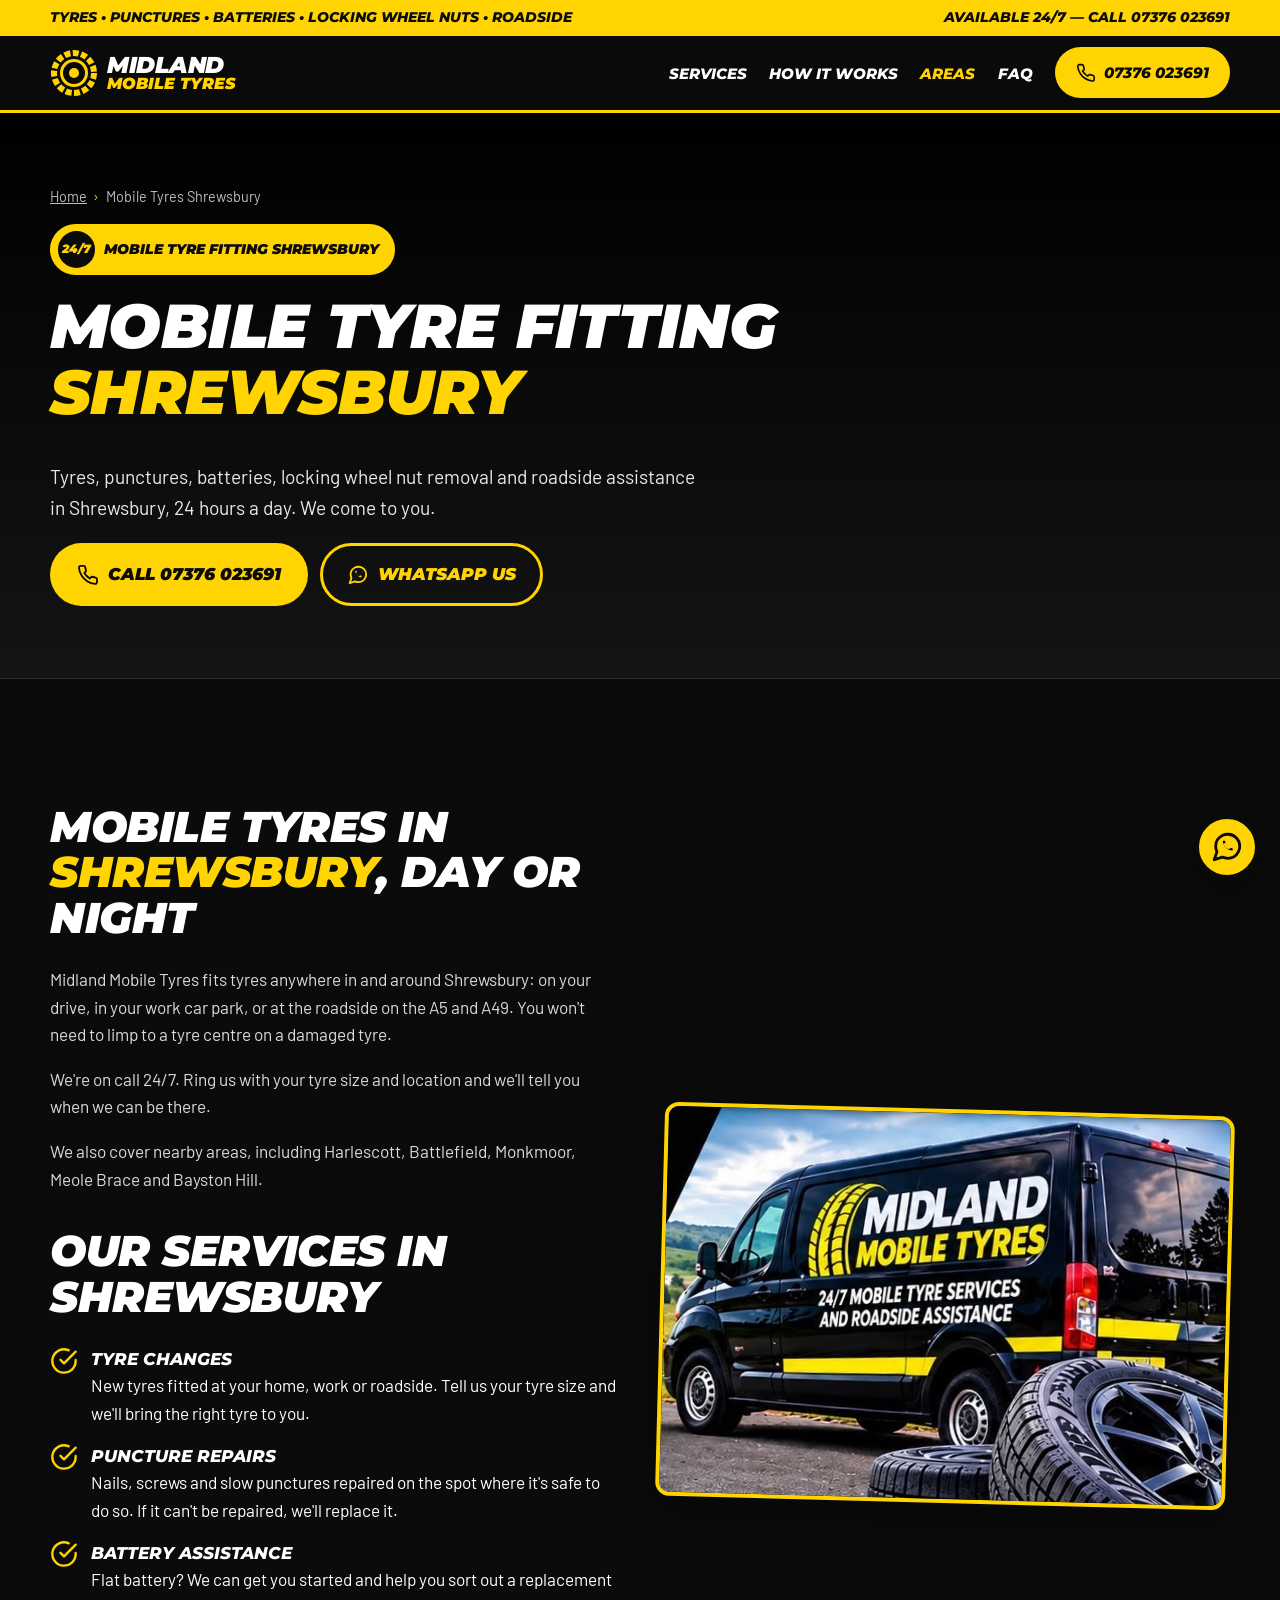
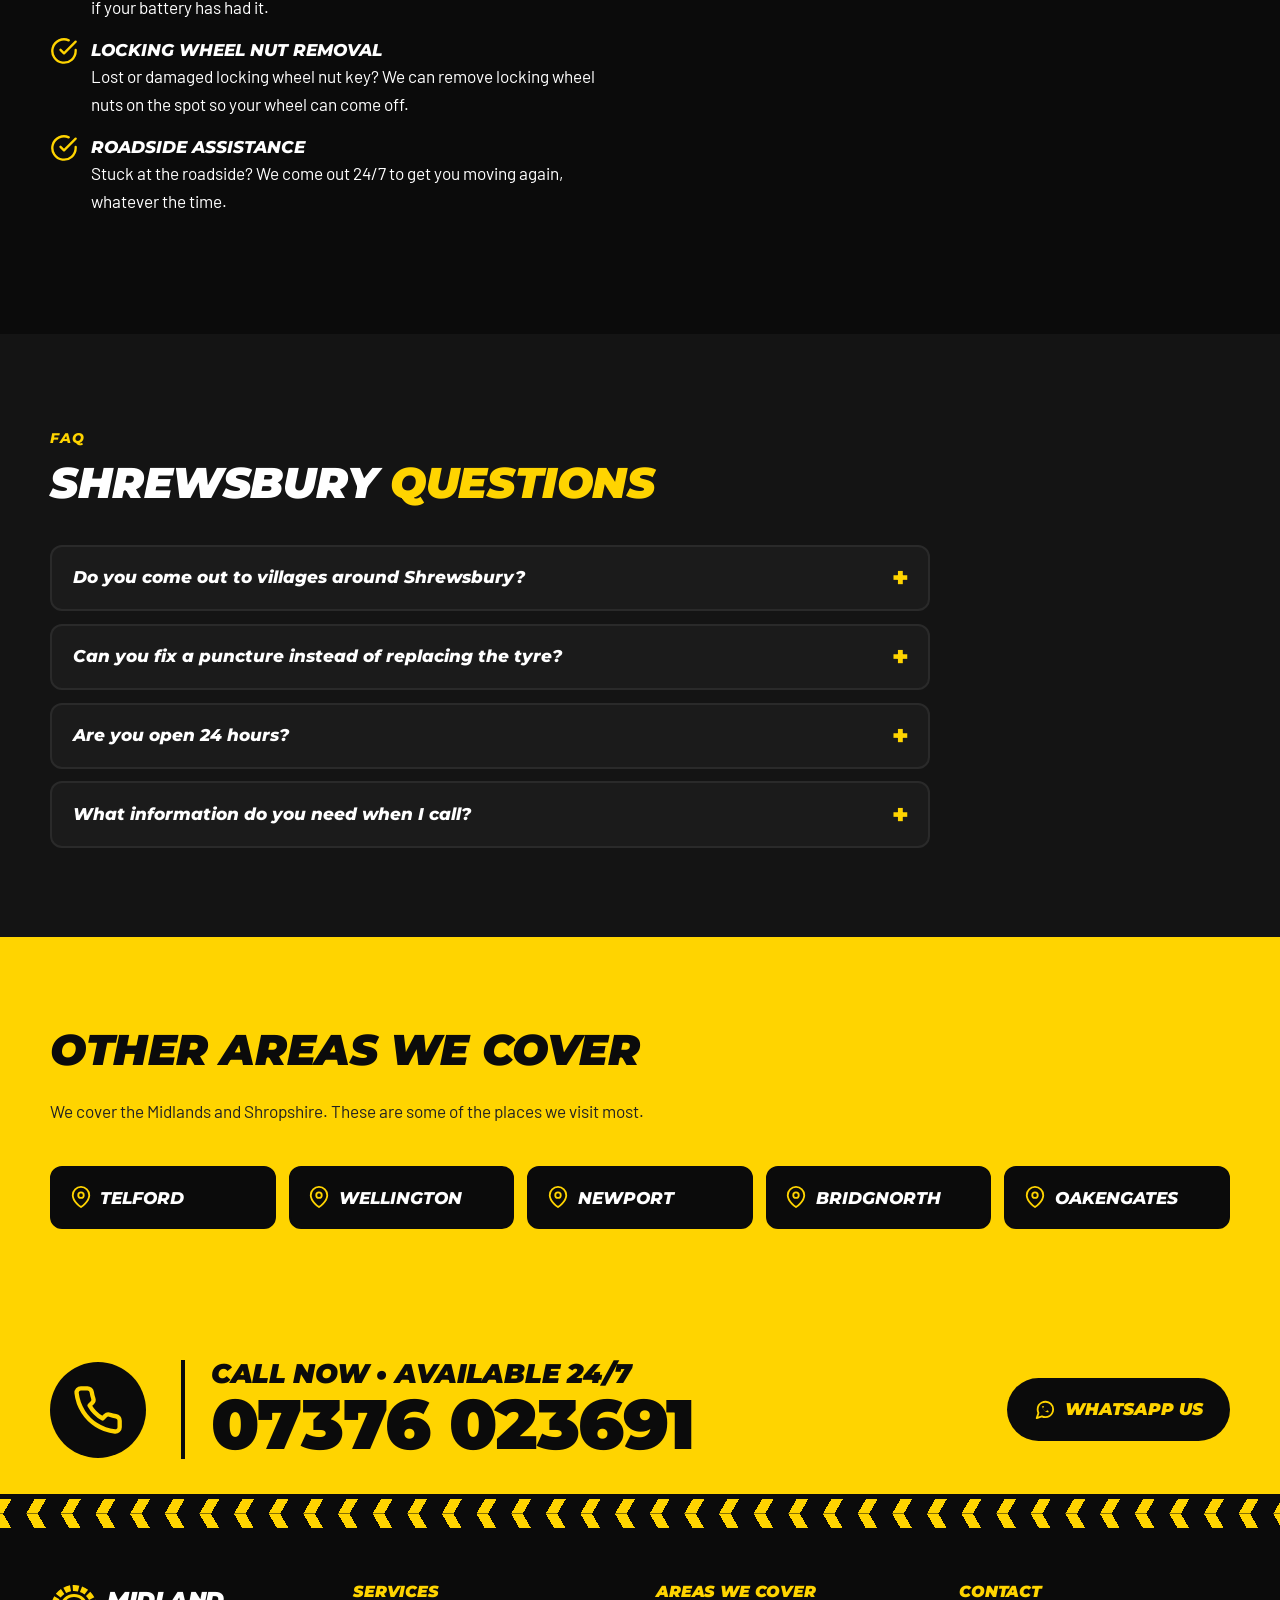
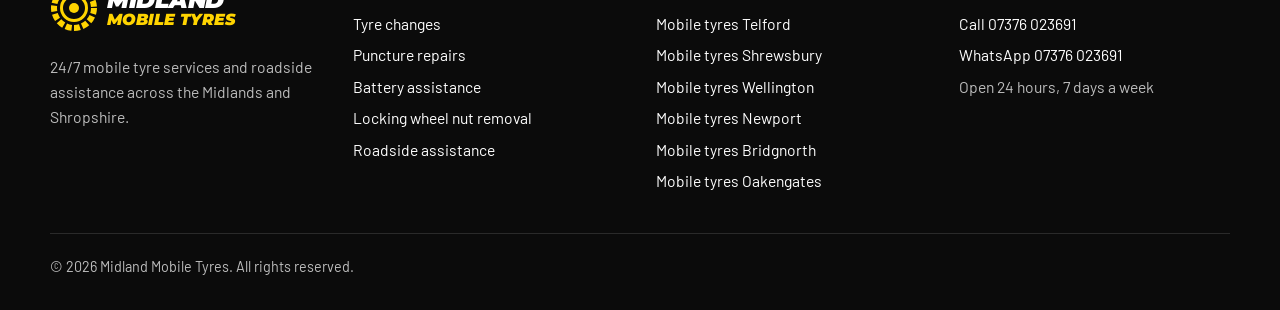
<file: areas/shrewsbury.html>
<!DOCTYPE html>
<html lang="en-GB">
<head>
<meta charset="utf-8">
<meta name="viewport" content="width=device-width, initial-scale=1">
<title>Mobile Tyre Fitting Shrewsbury | 24/7 | Midland Mobile Tyres</title>
<meta name="description" content="24/7 mobile tyre fitting in Shrewsbury. Tyre changes, puncture repairs, locking wheel nut removal, battery and roadside help at home, work or roadside. Call 07376 023691.">
<link rel="canonical" href="https://YOUR-USERNAME.github.io/midland-mobile-tyres/areas/shrewsbury.html">
<meta name="robots" content="index, follow">
<meta name="theme-color" content="#0b0b0b">
<meta name="geo.region" content="GB-SHR">
<meta property="og:type" content="website">
<meta property="og:locale" content="en_GB">
<meta property="og:site_name" content="Midland Mobile Tyres">
<meta property="og:title" content="Mobile Tyre Fitting Shrewsbury | 24/7 | Midland Mobile Tyres">
<meta property="og:description" content="24/7 mobile tyre fitting in Shrewsbury. Tyre changes, puncture repairs, locking wheel nut removal, battery and roadside help at home, work or roadside. Call 07376 023691.">
<meta property="og:url" content="https://YOUR-USERNAME.github.io/midland-mobile-tyres/areas/shrewsbury.html">
<meta property="og:image" content="https://YOUR-USERNAME.github.io/midland-mobile-tyres/images/flyer.jpg">
<meta name="twitter:card" content="summary_large_image">
<link rel="icon" href="../favicon.svg" type="image/svg+xml">
<link rel="preconnect" href="https://fonts.googleapis.com">
<link rel="preconnect" href="https://fonts.gstatic.com" crossorigin>
<link rel="stylesheet" href="https://fonts.googleapis.com/css2?family=Barlow:wght@400;600;700&amp;family=Montserrat:ital,wght@1,800;1,900&amp;display=swap">
<link rel="stylesheet" href="../css/styles.css">
<script type="application/ld+json">{"@context": "https://schema.org", "@type": "Service", "name": "Mobile tyre fitting in Shrewsbury", "serviceType": "Mobile tyre fitting", "provider": {"@id": "https://YOUR-USERNAME.github.io/midland-mobile-tyres/#business", "@type": "AutoRepair", "name": "Midland Mobile Tyres", "telephone": "+447376023691"}, "areaServed": {"@type": "City", "name": "Shrewsbury"}}</script>
<script type="application/ld+json">{"@context": "https://schema.org", "@type": "BreadcrumbList", "itemListElement": [{"@type": "ListItem", "position": 1, "name": "Home", "item": "https://YOUR-USERNAME.github.io/midland-mobile-tyres/"}, {"@type": "ListItem", "position": 2, "name": "Mobile Tyres Shrewsbury", "item": "https://YOUR-USERNAME.github.io/midland-mobile-tyres/areas/shrewsbury.html"}]}</script>
<script type="application/ld+json">{"@context": "https://schema.org", "@type": "FAQPage", "mainEntity": [{"@type": "Question", "name": "Do you come out to villages around Shrewsbury?", "acceptedAnswer": {"@type": "Answer", "text": "Yes. We cover the town and the surrounding villages. Call us with your postcode and we'll confirm."}}, {"@type": "Question", "name": "Can you fix a puncture instead of replacing the tyre?", "acceptedAnswer": {"@type": "Answer", "text": "Often, yes. If the damage is in the repairable area of the tread we'll repair it. If it isn't safe to repair, we'll tell you and fit a new tyre."}}, {"@type": "Question", "name": "Are you open 24 hours?", "acceptedAnswer": {"@type": "Answer", "text": "Yes. Midland Mobile Tyres is available 24/7, including evenings, weekends and bank holidays. Call 07376 023691."}}, {"@type": "Question", "name": "What information do you need when I call?", "acceptedAnswer": {"@type": "Answer", "text": "Your location, the make and model of your car, and your tyre size. The size is printed on the side of the tyre and looks like 205/55 R16."}}]}</script>
</head>
<body>
<a class="skip-link" href="#main">Skip to content</a>
<div class="topbar">
  <div class="container">
    <span class="tb-services">Tyres &bull; Punctures &bull; Batteries &bull; Locking Wheel Nuts &bull; Roadside</span>
    <a href="tel:+447376023691">Available 24/7 &mdash; Call 07376 023691</a>
  </div>
</div>
<header class="site-header">
  <div class="container">
    <a class="logo" href="../index.html" aria-label="Midland Mobile Tyres home">
      <svg viewBox="0 0 48 48" aria-hidden="true" focusable="false"><circle cx="24" cy="24" r="20" fill="none" stroke="#ffd400" stroke-width="6" stroke-dasharray="6 2.4"/><circle cx="24" cy="24" r="12.5" fill="none" stroke="#ffd400" stroke-width="3"/><circle cx="24" cy="24" r="5" fill="#ffd400"/></svg>
      <span class="logo-text"><span class="l1">Midland</span><span class="l2">Mobile Tyres</span></span>
    </a>
    <button class="nav-toggle" aria-expanded="false" aria-controls="site-nav" aria-label="Open menu"><svg viewBox="0 0 24 24" fill="none" stroke="currentColor" stroke-width="2" stroke-linecap="round" stroke-linejoin="round" aria-hidden="true" focusable="false"><path d="M3 6h18M3 12h18M3 18h18"/></svg></button>
    <nav class="nav" id="site-nav" aria-label="Main">
      <ul>
        <li><a href="../index.html#services">Services</a></li>
        <li><a href="../index.html#how-it-works">How It Works</a></li>
        <li><a href="../index.html#areas" aria-current="page">Areas</a></li>
        <li><a href="../index.html#faq">FAQ</a></li>
        <li><a class="btn btn-yellow" href="tel:+447376023691"><svg viewBox="0 0 24 24" fill="none" stroke="currentColor" stroke-width="2" stroke-linecap="round" stroke-linejoin="round" aria-hidden="true" focusable="false"><path d="M22 16.92v3a2 2 0 0 1-2.18 2 19.79 19.79 0 0 1-8.63-3.07 19.5 19.5 0 0 1-6-6 19.79 19.79 0 0 1-3.07-8.67A2 2 0 0 1 4.11 2h3a2 2 0 0 1 2 1.72c.13.96.36 1.9.7 2.81a2 2 0 0 1-.45 2.11L8.09 9.91a16 16 0 0 0 6 6l1.27-1.27a2 2 0 0 1 2.11-.45c.91.34 1.85.57 2.81.7A2 2 0 0 1 22 16.92z"/></svg> 07376 023691</a></li>
      </ul>
    </nav>
  </div>
</header>
<main id="main">
<section class="page-hero">
  <div class="container">
    <nav class="breadcrumb" aria-label="Breadcrumb"><ol><li><a href="../index.html">Home</a></li><li aria-current="page">Mobile Tyres Shrewsbury</li></ol></nav>
    <div class="badge-247"><span class="circle">24/7</span> Mobile tyre fitting Shrewsbury</div>
    <h1>Mobile Tyre Fitting <span class="hl">Shrewsbury</span></h1>
    <p class="lead">Tyres, punctures, batteries, locking wheel nut removal and roadside assistance in Shrewsbury, 24 hours a day. We come to you.</p>
    <div class="btn-row">
      <a class="btn btn-yellow" href="tel:+447376023691"><svg viewBox="0 0 24 24" fill="none" stroke="currentColor" stroke-width="2" stroke-linecap="round" stroke-linejoin="round" aria-hidden="true" focusable="false"><path d="M22 16.92v3a2 2 0 0 1-2.18 2 19.79 19.79 0 0 1-8.63-3.07 19.5 19.5 0 0 1-6-6 19.79 19.79 0 0 1-3.07-8.67A2 2 0 0 1 4.11 2h3a2 2 0 0 1 2 1.72c.13.96.36 1.9.7 2.81a2 2 0 0 1-.45 2.11L8.09 9.91a16 16 0 0 0 6 6l1.27-1.27a2 2 0 0 1 2.11-.45c.91.34 1.85.57 2.81.7A2 2 0 0 1 22 16.92z"/></svg> Call 07376 023691</a>
      <a class="btn btn-outline" href="https://wa.me/447376023691?text=Hi%2C%20I%20need%20help%20with%20a%20tyre.%20My%20location%20is%3A%20" rel="noopener" target="_blank"><svg viewBox="0 0 24 24" fill="none" stroke="currentColor" stroke-width="2" stroke-linecap="round" stroke-linejoin="round" aria-hidden="true" focusable="false"><path d="M21 11.5a8.38 8.38 0 0 1-.9 3.8 8.5 8.5 0 0 1-7.6 4.7 8.38 8.38 0 0 1-3.8-.9L3 21l1.9-5.7a8.38 8.38 0 0 1-.9-3.8 8.5 8.5 0 0 1 4.7-7.6 8.38 8.38 0 0 1 3.8-.9h.5a8.48 8.48 0 0 1 8 8v.5z"/><path d="M9.5 9.5c.5 2 2 3.5 4 4l1-1 1.5.6v1.4c-3.5.3-7.2-3.4-6.9-6.9h1.4l.6 1.5z" fill="currentColor" stroke="none"/></svg> WhatsApp us</a>
    </div>
  </div>
</section>

<section class="section">
  <div class="container why-grid">
    <div class="prose">
      <h2>Mobile Tyres in <span class="hl">Shrewsbury</span>, Day or Night</h2>
      <p>Midland Mobile Tyres fits tyres anywhere in and around Shrewsbury: on your drive, in your work car park, or at the roadside on the A5 and A49. You won't need to limp to a tyre centre on a damaged tyre.</p>
<p>We're on call 24/7. Ring us with your tyre size and location and we'll tell you when we can be there.</p>
      <p>We also cover nearby areas, including Harlescott, Battlefield, Monkmoor, Meole Brace and Bayston Hill.</p>
      <h2>Our Services in Shrewsbury</h2>
      <ul class="ticks">
        <li><svg viewBox="0 0 24 24" fill="none" stroke="currentColor" stroke-width="2" stroke-linecap="round" stroke-linejoin="round" aria-hidden="true" focusable="false"><path d="M22 11.08V12a10 10 0 1 1-5.93-9.14"/><path d="M22 4 12 14.01l-3-3"/></svg><div><strong>Tyre Changes</strong>New tyres fitted at your home, work or roadside. Tell us your tyre size and we'll bring the right tyre to you.</div></li>
<li><svg viewBox="0 0 24 24" fill="none" stroke="currentColor" stroke-width="2" stroke-linecap="round" stroke-linejoin="round" aria-hidden="true" focusable="false"><path d="M22 11.08V12a10 10 0 1 1-5.93-9.14"/><path d="M22 4 12 14.01l-3-3"/></svg><div><strong>Puncture Repairs</strong>Nails, screws and slow punctures repaired on the spot where it's safe to do so. If it can't be repaired, we'll replace it.</div></li>
<li><svg viewBox="0 0 24 24" fill="none" stroke="currentColor" stroke-width="2" stroke-linecap="round" stroke-linejoin="round" aria-hidden="true" focusable="false"><path d="M22 11.08V12a10 10 0 1 1-5.93-9.14"/><path d="M22 4 12 14.01l-3-3"/></svg><div><strong>Battery Assistance</strong>Flat battery? We can get you started and help you sort out a replacement if your battery has had it.</div></li>
<li><svg viewBox="0 0 24 24" fill="none" stroke="currentColor" stroke-width="2" stroke-linecap="round" stroke-linejoin="round" aria-hidden="true" focusable="false"><path d="M22 11.08V12a10 10 0 1 1-5.93-9.14"/><path d="M22 4 12 14.01l-3-3"/></svg><div><strong>Locking Wheel Nut Removal</strong>Lost or damaged locking wheel nut key? We can remove locking wheel nuts on the spot so your wheel can come off.</div></li>
<li><svg viewBox="0 0 24 24" fill="none" stroke="currentColor" stroke-width="2" stroke-linecap="round" stroke-linejoin="round" aria-hidden="true" focusable="false"><path d="M22 11.08V12a10 10 0 1 1-5.93-9.14"/><path d="M22 4 12 14.01l-3-3"/></svg><div><strong>Roadside Assistance</strong>Stuck at the roadside? We come out 24/7 to get you moving again, whatever the time.</div></li>
      </ul>
    </div>
    <div class="hero-media">
      <div class="frame"><img src="../images/van.jpg" width="622" height="430" loading="lazy" alt="Midland Mobile Tyres van providing mobile tyre fitting in Shrewsbury"></div>
    </div>
  </div>
</section>

<section class="section section-alt" aria-labelledby="faq-title">
  <div class="container">
    <div class="section-head"><span class="kicker">FAQ</span><h2 id="faq-title">Shrewsbury <span class="hl">Questions</span></h2></div>
    <div class="faq">
      <details><summary>Do you come out to villages around Shrewsbury?</summary><div class="answer"><p>Yes. We cover the town and the surrounding villages. Call us with your postcode and we'll confirm.</p></div></details>
<details><summary>Can you fix a puncture instead of replacing the tyre?</summary><div class="answer"><p>Often, yes. If the damage is in the repairable area of the tread we'll repair it. If it isn't safe to repair, we'll tell you and fit a new tyre.</p></div></details>
<details><summary>Are you open 24 hours?</summary><div class="answer"><p>Yes. Midland Mobile Tyres is available 24/7, including evenings, weekends and bank holidays. Call 07376 023691.</p></div></details>
<details><summary>What information do you need when I call?</summary><div class="answer"><p>Your location, the make and model of your car, and your tyre size. The size is printed on the side of the tyre and looks like 205/55 R16.</p></div></details>
    </div>
  </div>
</section>

<section class="section section-yellow" aria-labelledby="other-areas">
  <div class="container">
    <div class="section-head"><h2 id="other-areas">Other Areas We Cover</h2><p>We cover the Midlands and Shropshire. These are some of the places we visit most.</p></div>
    <ul class="area-links">
      <li><a href="../areas/telford.html"><svg viewBox="0 0 24 24" fill="none" stroke="currentColor" stroke-width="2" stroke-linecap="round" stroke-linejoin="round" aria-hidden="true" focusable="false"><path d="M21 10c0 7-9 13-9 13s-9-6-9-13a9 9 0 0 1 18 0z"/><circle cx="12" cy="10" r="3"/></svg> Telford</a></li>
<li><a href="../areas/wellington.html"><svg viewBox="0 0 24 24" fill="none" stroke="currentColor" stroke-width="2" stroke-linecap="round" stroke-linejoin="round" aria-hidden="true" focusable="false"><path d="M21 10c0 7-9 13-9 13s-9-6-9-13a9 9 0 0 1 18 0z"/><circle cx="12" cy="10" r="3"/></svg> Wellington</a></li>
<li><a href="../areas/newport.html"><svg viewBox="0 0 24 24" fill="none" stroke="currentColor" stroke-width="2" stroke-linecap="round" stroke-linejoin="round" aria-hidden="true" focusable="false"><path d="M21 10c0 7-9 13-9 13s-9-6-9-13a9 9 0 0 1 18 0z"/><circle cx="12" cy="10" r="3"/></svg> Newport</a></li>
<li><a href="../areas/bridgnorth.html"><svg viewBox="0 0 24 24" fill="none" stroke="currentColor" stroke-width="2" stroke-linecap="round" stroke-linejoin="round" aria-hidden="true" focusable="false"><path d="M21 10c0 7-9 13-9 13s-9-6-9-13a9 9 0 0 1 18 0z"/><circle cx="12" cy="10" r="3"/></svg> Bridgnorth</a></li>
<li><a href="../areas/oakengates.html"><svg viewBox="0 0 24 24" fill="none" stroke="currentColor" stroke-width="2" stroke-linecap="round" stroke-linejoin="round" aria-hidden="true" focusable="false"><path d="M21 10c0 7-9 13-9 13s-9-6-9-13a9 9 0 0 1 18 0z"/><circle cx="12" cy="10" r="3"/></svg> Oakengates</a></li>
    </ul>
  </div>
</section>
</main>
<section class="cta-band" aria-label="Call us">
  <div class="container">
    <div class="cta-phone-icon"><svg viewBox="0 0 24 24" fill="none" stroke="currentColor" stroke-width="2" stroke-linecap="round" stroke-linejoin="round" aria-hidden="true" focusable="false"><path d="M22 16.92v3a2 2 0 0 1-2.18 2 19.79 19.79 0 0 1-8.63-3.07 19.5 19.5 0 0 1-6-6 19.79 19.79 0 0 1-3.07-8.67A2 2 0 0 1 4.11 2h3a2 2 0 0 1 2 1.72c.13.96.36 1.9.7 2.81a2 2 0 0 1-.45 2.11L8.09 9.91a16 16 0 0 0 6 6l1.27-1.27a2 2 0 0 1 2.11-.45c.91.34 1.85.57 2.81.7A2 2 0 0 1 22 16.92z"/></svg></div>
    <div class="cta-text">
      <p class="head">Call now &bull; Available 24/7</p>
      <a class="number" href="tel:+447376023691">07376 023691</a>
    </div>
    <div class="btn-row">
      <a class="btn btn-black" href="https://wa.me/447376023691?text=Hi%2C%20I%20need%20help%20with%20a%20tyre.%20My%20location%20is%3A%20" rel="noopener" target="_blank"><svg viewBox="0 0 24 24" fill="none" stroke="currentColor" stroke-width="2" stroke-linecap="round" stroke-linejoin="round" aria-hidden="true" focusable="false"><path d="M21 11.5a8.38 8.38 0 0 1-.9 3.8 8.5 8.5 0 0 1-7.6 4.7 8.38 8.38 0 0 1-3.8-.9L3 21l1.9-5.7a8.38 8.38 0 0 1-.9-3.8 8.5 8.5 0 0 1 4.7-7.6 8.38 8.38 0 0 1 3.8-.9h.5a8.48 8.48 0 0 1 8 8v.5z"/><path d="M9.5 9.5c.5 2 2 3.5 4 4l1-1 1.5.6v1.4c-3.5.3-7.2-3.4-6.9-6.9h1.4l.6 1.5z" fill="currentColor" stroke="none"/></svg> WhatsApp us</a>
    </div>
  </div>
  <div class="tread" aria-hidden="true"></div>
</section>
<footer class="site-footer">
  <div class="container">
    <div class="footer-grid">
      <div>
        <a class="logo" href="../index.html" aria-label="Midland Mobile Tyres home">
          <svg viewBox="0 0 48 48" aria-hidden="true" focusable="false"><circle cx="24" cy="24" r="20" fill="none" stroke="#ffd400" stroke-width="6" stroke-dasharray="6 2.4"/><circle cx="24" cy="24" r="12.5" fill="none" stroke="#ffd400" stroke-width="3"/><circle cx="24" cy="24" r="5" fill="#ffd400"/></svg>
          <span class="logo-text"><span class="l1">Midland</span><span class="l2">Mobile Tyres</span></span>
        </a>
        <p>24/7 mobile tyre services and roadside assistance across the Midlands and Shropshire.</p>
      </div>
      <div>
        <h3>Services</h3>
        <ul>
          <li><a href="../index.html#services">Tyre changes</a></li>
          <li><a href="../index.html#services">Puncture repairs</a></li>
          <li><a href="../index.html#services">Battery assistance</a></li>
          <li><a href="../index.html#services">Locking wheel nut removal</a></li>
          <li><a href="../index.html#services">Roadside assistance</a></li>
        </ul>
      </div>
      <div>
        <h3>Areas we cover</h3>
        <ul>
<li><a href="../areas/telford.html">Mobile tyres Telford</a></li>
<li><a href="../areas/shrewsbury.html">Mobile tyres Shrewsbury</a></li>
<li><a href="../areas/wellington.html">Mobile tyres Wellington</a></li>
<li><a href="../areas/newport.html">Mobile tyres Newport</a></li>
<li><a href="../areas/bridgnorth.html">Mobile tyres Bridgnorth</a></li>
<li><a href="../areas/oakengates.html">Mobile tyres Oakengates</a></li>
        </ul>
      </div>
      <div>
        <h3>Contact</h3>
        <ul>
          <li><a href="tel:+447376023691">Call 07376 023691</a></li>
          <li><a href="https://wa.me/447376023691?text=Hi%2C%20I%20need%20help%20with%20a%20tyre.%20My%20location%20is%3A%20" rel="noopener" target="_blank">WhatsApp 07376 023691</a></li>
          <li>Open 24 hours, 7 days a week</li>
        </ul>
      </div>
    </div>
    <div class="footer-bottom">&copy; <span id="year">2026</span> Midland Mobile Tyres. All rights reserved.</div>
  </div>
</footer>
<nav class="mobile-bar" aria-label="Quick contact">
  <a class="call" href="tel:+447376023691"><svg viewBox="0 0 24 24" fill="none" stroke="currentColor" stroke-width="2" stroke-linecap="round" stroke-linejoin="round" aria-hidden="true" focusable="false"><path d="M22 16.92v3a2 2 0 0 1-2.18 2 19.79 19.79 0 0 1-8.63-3.07 19.5 19.5 0 0 1-6-6 19.79 19.79 0 0 1-3.07-8.67A2 2 0 0 1 4.11 2h3a2 2 0 0 1 2 1.72c.13.96.36 1.9.7 2.81a2 2 0 0 1-.45 2.11L8.09 9.91a16 16 0 0 0 6 6l1.27-1.27a2 2 0 0 1 2.11-.45c.91.34 1.85.57 2.81.7A2 2 0 0 1 22 16.92z"/></svg> Call Now</a>
  <a class="wa" href="https://wa.me/447376023691?text=Hi%2C%20I%20need%20help%20with%20a%20tyre.%20My%20location%20is%3A%20" rel="noopener" target="_blank"><svg viewBox="0 0 24 24" fill="none" stroke="currentColor" stroke-width="2" stroke-linecap="round" stroke-linejoin="round" aria-hidden="true" focusable="false"><path d="M21 11.5a8.38 8.38 0 0 1-.9 3.8 8.5 8.5 0 0 1-7.6 4.7 8.38 8.38 0 0 1-3.8-.9L3 21l1.9-5.7a8.38 8.38 0 0 1-.9-3.8 8.5 8.5 0 0 1 4.7-7.6 8.38 8.38 0 0 1 3.8-.9h.5a8.48 8.48 0 0 1 8 8v.5z"/><path d="M9.5 9.5c.5 2 2 3.5 4 4l1-1 1.5.6v1.4c-3.5.3-7.2-3.4-6.9-6.9h1.4l.6 1.5z" fill="currentColor" stroke="none"/></svg> WhatsApp</a>
</nav>
<a class="wa-float" href="https://wa.me/447376023691?text=Hi%2C%20I%20need%20help%20with%20a%20tyre.%20My%20location%20is%3A%20" rel="noopener" target="_blank" aria-label="Message us on WhatsApp"><svg viewBox="0 0 24 24" fill="none" stroke="currentColor" stroke-width="2" stroke-linecap="round" stroke-linejoin="round" aria-hidden="true" focusable="false"><path d="M21 11.5a8.38 8.38 0 0 1-.9 3.8 8.5 8.5 0 0 1-7.6 4.7 8.38 8.38 0 0 1-3.8-.9L3 21l1.9-5.7a8.38 8.38 0 0 1-.9-3.8 8.5 8.5 0 0 1 4.7-7.6 8.38 8.38 0 0 1 3.8-.9h.5a8.48 8.48 0 0 1 8 8v.5z"/><path d="M9.5 9.5c.5 2 2 3.5 4 4l1-1 1.5.6v1.4c-3.5.3-7.2-3.4-6.9-6.9h1.4l.6 1.5z" fill="currentColor" stroke="none"/></svg></a>
<script src="../js/main.js" defer></script>
</body>
</html>
</file>
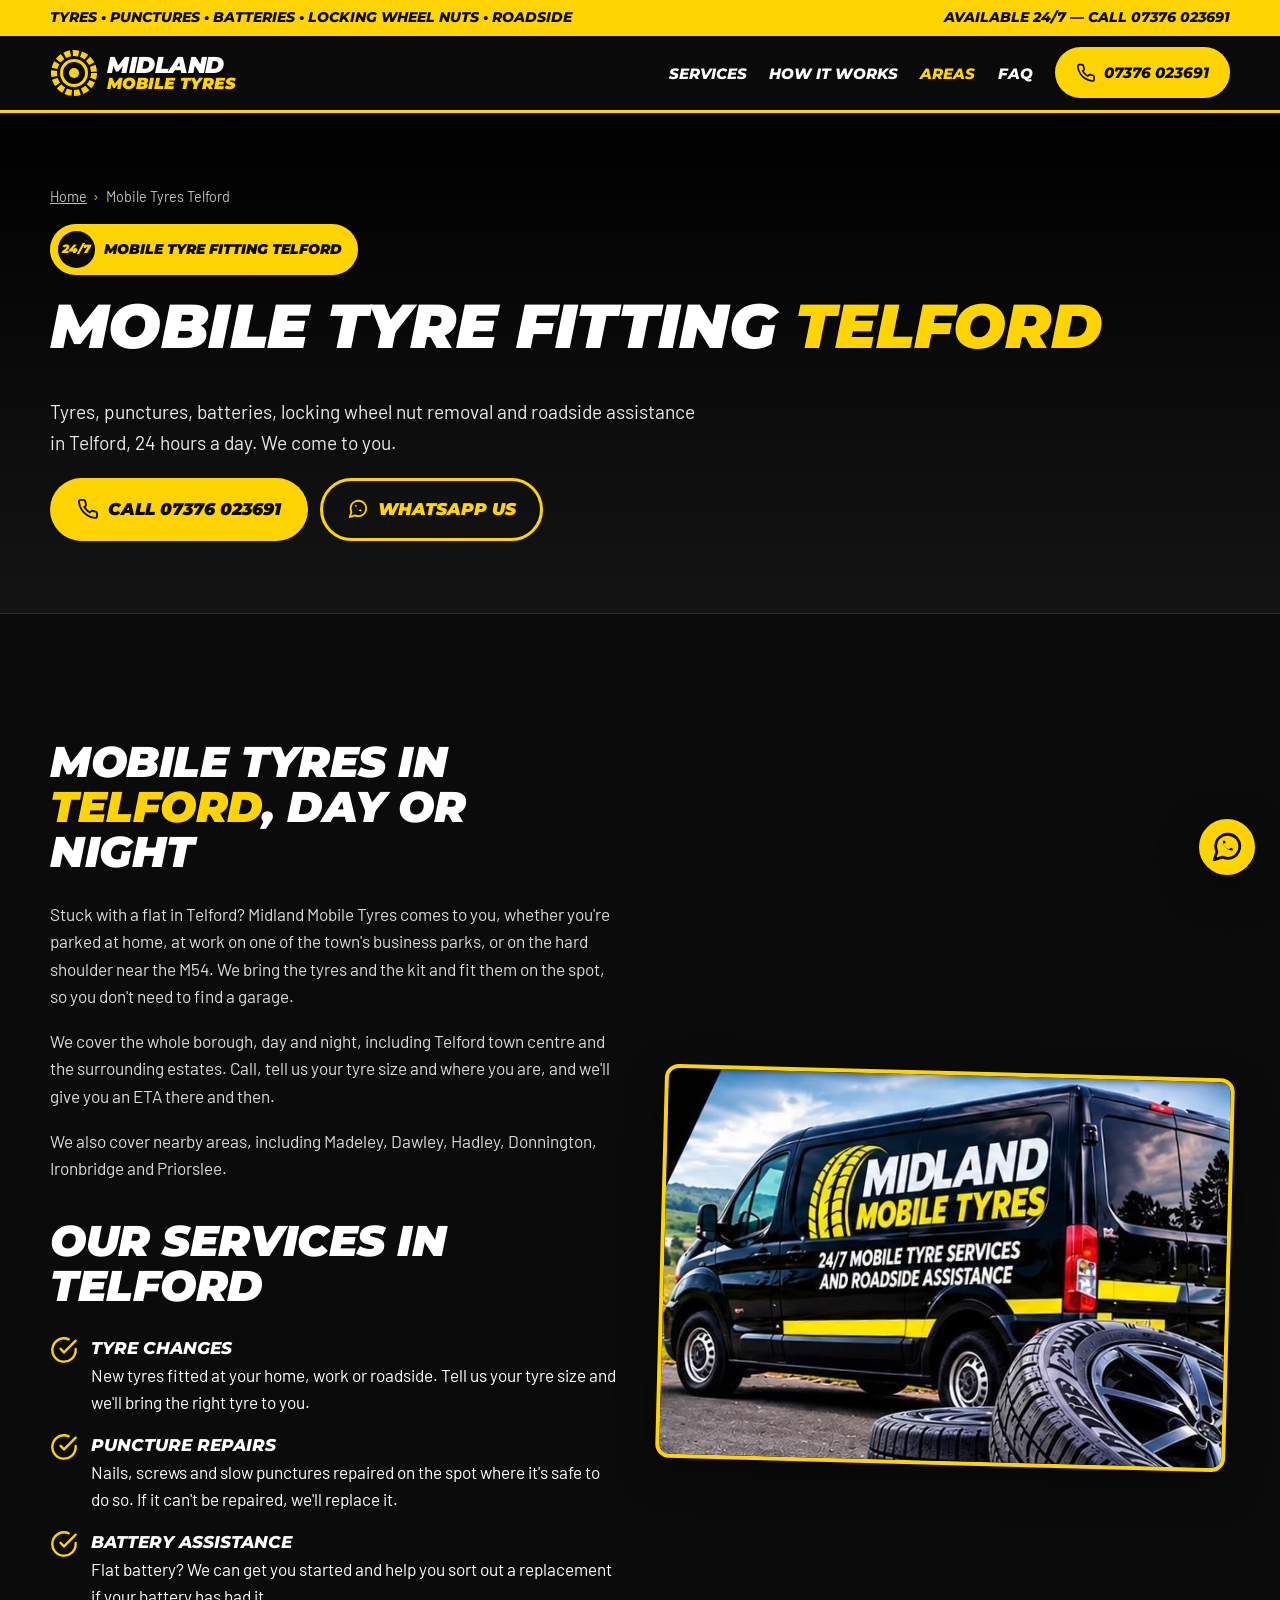
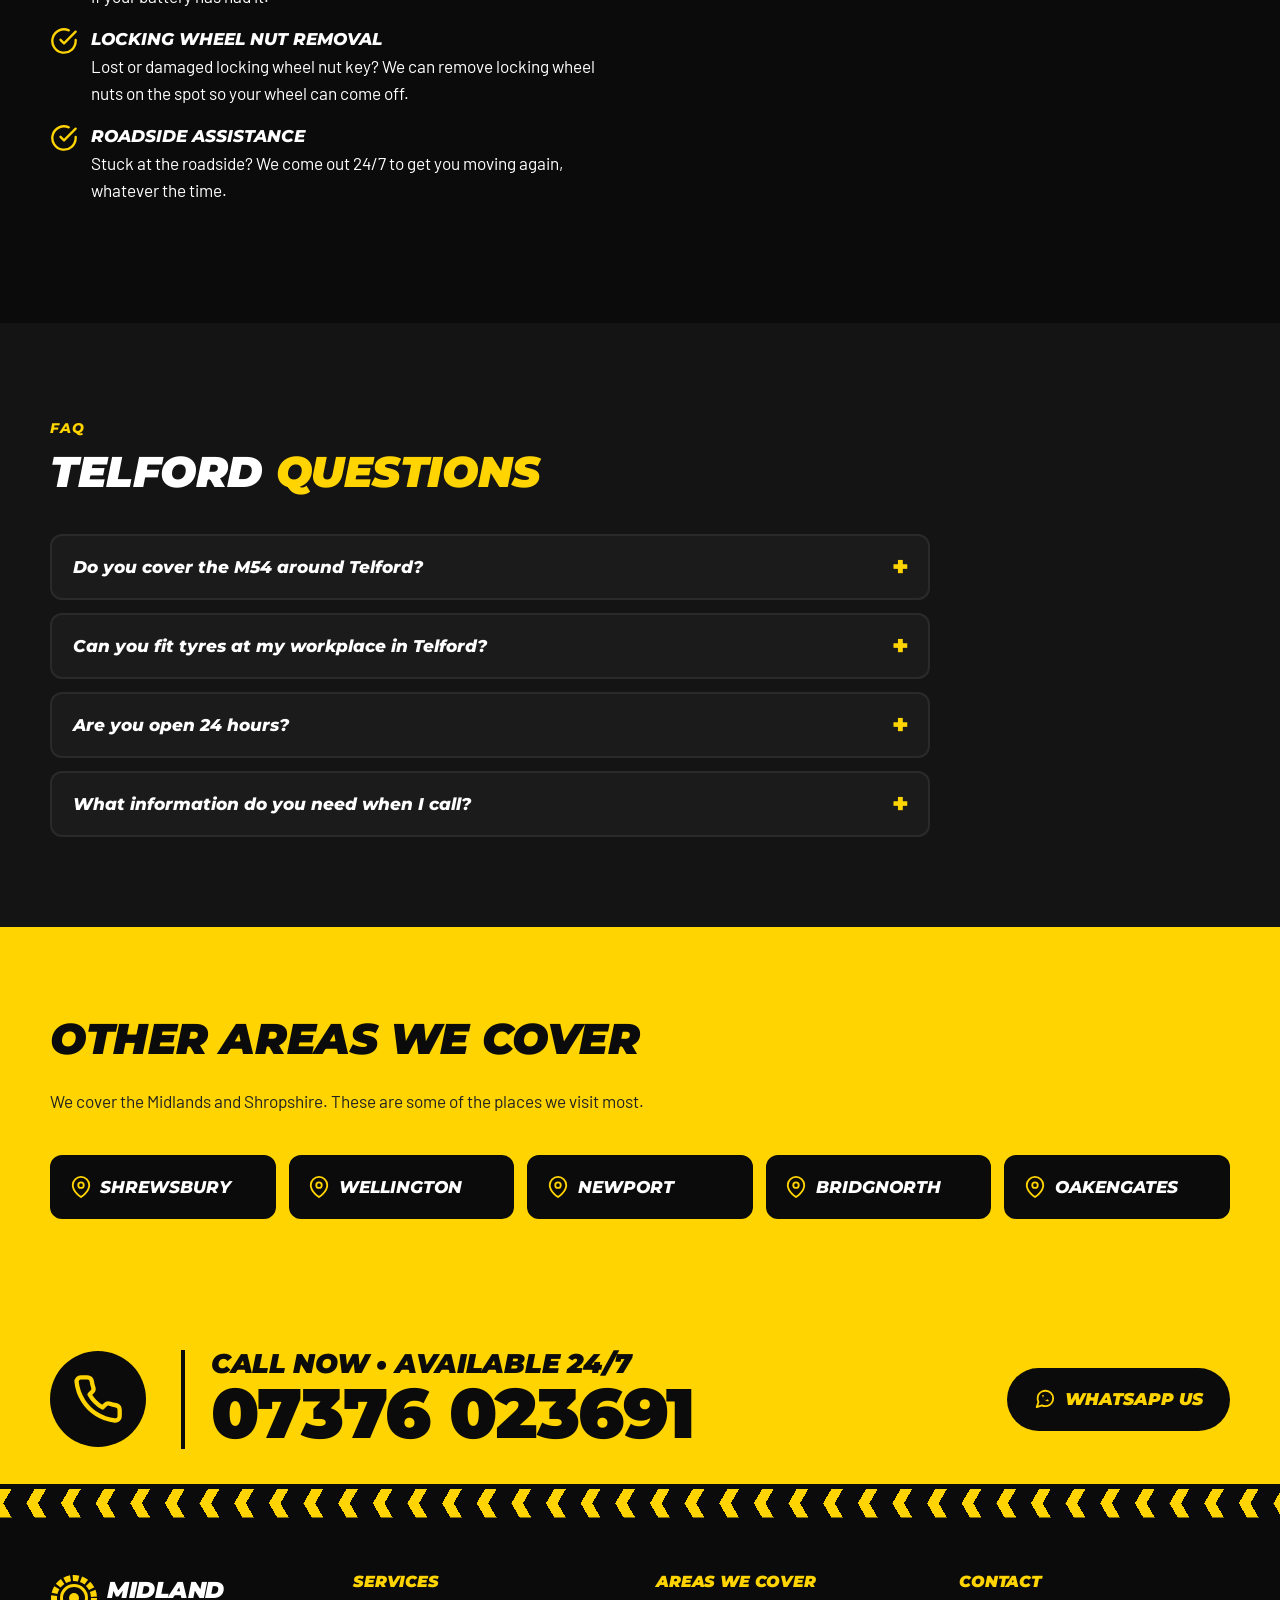
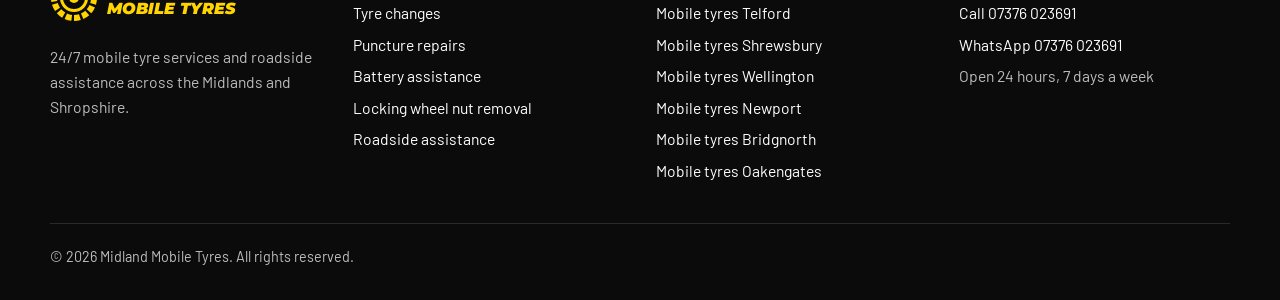
<file: areas/telford.html>
<!DOCTYPE html>
<html lang="en-GB">
<head>
<meta charset="utf-8">
<meta name="viewport" content="width=device-width, initial-scale=1">
<title>Mobile Tyre Fitting Telford | 24/7 | Midland Mobile Tyres</title>
<meta name="description" content="24/7 mobile tyre fitting in Telford. Tyre changes, puncture repairs, locking wheel nut removal, battery and roadside help at home, work or roadside. Call 07376 023691.">
<link rel="canonical" href="https://YOUR-USERNAME.github.io/midland-mobile-tyres/areas/telford.html">
<meta name="robots" content="index, follow">
<meta name="theme-color" content="#0b0b0b">
<meta name="geo.region" content="GB-SHR">
<meta property="og:type" content="website">
<meta property="og:locale" content="en_GB">
<meta property="og:site_name" content="Midland Mobile Tyres">
<meta property="og:title" content="Mobile Tyre Fitting Telford | 24/7 | Midland Mobile Tyres">
<meta property="og:description" content="24/7 mobile tyre fitting in Telford. Tyre changes, puncture repairs, locking wheel nut removal, battery and roadside help at home, work or roadside. Call 07376 023691.">
<meta property="og:url" content="https://YOUR-USERNAME.github.io/midland-mobile-tyres/areas/telford.html">
<meta property="og:image" content="https://YOUR-USERNAME.github.io/midland-mobile-tyres/images/flyer.jpg">
<meta name="twitter:card" content="summary_large_image">
<link rel="icon" href="../favicon.svg" type="image/svg+xml">
<link rel="preconnect" href="https://fonts.googleapis.com">
<link rel="preconnect" href="https://fonts.gstatic.com" crossorigin>
<link rel="stylesheet" href="https://fonts.googleapis.com/css2?family=Barlow:wght@400;600;700&amp;family=Montserrat:ital,wght@1,800;1,900&amp;display=swap">
<link rel="stylesheet" href="../css/styles.css">
<script type="application/ld+json">{"@context": "https://schema.org", "@type": "Service", "name": "Mobile tyre fitting in Telford", "serviceType": "Mobile tyre fitting", "provider": {"@id": "https://YOUR-USERNAME.github.io/midland-mobile-tyres/#business", "@type": "AutoRepair", "name": "Midland Mobile Tyres", "telephone": "+447376023691"}, "areaServed": {"@type": "City", "name": "Telford"}}</script>
<script type="application/ld+json">{"@context": "https://schema.org", "@type": "BreadcrumbList", "itemListElement": [{"@type": "ListItem", "position": 1, "name": "Home", "item": "https://YOUR-USERNAME.github.io/midland-mobile-tyres/"}, {"@type": "ListItem", "position": 2, "name": "Mobile Tyres Telford", "item": "https://YOUR-USERNAME.github.io/midland-mobile-tyres/areas/telford.html"}]}</script>
<script type="application/ld+json">{"@context": "https://schema.org", "@type": "FAQPage", "mainEntity": [{"@type": "Question", "name": "Do you cover the M54 around Telford?", "acceptedAnswer": {"@type": "Answer", "text": "Yes. If it's safe to work where you've stopped, we'll come out to you. If you're on a motorway, get yourself and your passengers to a safe place behind the barrier first, then call us."}}, {"@type": "Question", "name": "Can you fit tyres at my workplace in Telford?", "acceptedAnswer": {"@type": "Answer", "text": "Yes. Give us the address and where the car is parked and we'll fit the tyres while you carry on working."}}, {"@type": "Question", "name": "Are you open 24 hours?", "acceptedAnswer": {"@type": "Answer", "text": "Yes. Midland Mobile Tyres is available 24/7, including evenings, weekends and bank holidays. Call 07376 023691."}}, {"@type": "Question", "name": "What information do you need when I call?", "acceptedAnswer": {"@type": "Answer", "text": "Your location, the make and model of your car, and your tyre size. The size is printed on the side of the tyre and looks like 205/55 R16."}}]}</script>
</head>
<body>
<a class="skip-link" href="#main">Skip to content</a>
<div class="topbar">
  <div class="container">
    <span class="tb-services">Tyres &bull; Punctures &bull; Batteries &bull; Locking Wheel Nuts &bull; Roadside</span>
    <a href="tel:+447376023691">Available 24/7 &mdash; Call 07376 023691</a>
  </div>
</div>
<header class="site-header">
  <div class="container">
    <a class="logo" href="../index.html" aria-label="Midland Mobile Tyres home">
      <svg viewBox="0 0 48 48" aria-hidden="true" focusable="false"><circle cx="24" cy="24" r="20" fill="none" stroke="#ffd400" stroke-width="6" stroke-dasharray="6 2.4"/><circle cx="24" cy="24" r="12.5" fill="none" stroke="#ffd400" stroke-width="3"/><circle cx="24" cy="24" r="5" fill="#ffd400"/></svg>
      <span class="logo-text"><span class="l1">Midland</span><span class="l2">Mobile Tyres</span></span>
    </a>
    <button class="nav-toggle" aria-expanded="false" aria-controls="site-nav" aria-label="Open menu"><svg viewBox="0 0 24 24" fill="none" stroke="currentColor" stroke-width="2" stroke-linecap="round" stroke-linejoin="round" aria-hidden="true" focusable="false"><path d="M3 6h18M3 12h18M3 18h18"/></svg></button>
    <nav class="nav" id="site-nav" aria-label="Main">
      <ul>
        <li><a href="../index.html#services">Services</a></li>
        <li><a href="../index.html#how-it-works">How It Works</a></li>
        <li><a href="../index.html#areas" aria-current="page">Areas</a></li>
        <li><a href="../index.html#faq">FAQ</a></li>
        <li><a class="btn btn-yellow" href="tel:+447376023691"><svg viewBox="0 0 24 24" fill="none" stroke="currentColor" stroke-width="2" stroke-linecap="round" stroke-linejoin="round" aria-hidden="true" focusable="false"><path d="M22 16.92v3a2 2 0 0 1-2.18 2 19.79 19.79 0 0 1-8.63-3.07 19.5 19.5 0 0 1-6-6 19.79 19.79 0 0 1-3.07-8.67A2 2 0 0 1 4.11 2h3a2 2 0 0 1 2 1.72c.13.96.36 1.9.7 2.81a2 2 0 0 1-.45 2.11L8.09 9.91a16 16 0 0 0 6 6l1.27-1.27a2 2 0 0 1 2.11-.45c.91.34 1.85.57 2.81.7A2 2 0 0 1 22 16.92z"/></svg> 07376 023691</a></li>
      </ul>
    </nav>
  </div>
</header>
<main id="main">
<section class="page-hero">
  <div class="container">
    <nav class="breadcrumb" aria-label="Breadcrumb"><ol><li><a href="../index.html">Home</a></li><li aria-current="page">Mobile Tyres Telford</li></ol></nav>
    <div class="badge-247"><span class="circle">24/7</span> Mobile tyre fitting Telford</div>
    <h1>Mobile Tyre Fitting <span class="hl">Telford</span></h1>
    <p class="lead">Tyres, punctures, batteries, locking wheel nut removal and roadside assistance in Telford, 24 hours a day. We come to you.</p>
    <div class="btn-row">
      <a class="btn btn-yellow" href="tel:+447376023691"><svg viewBox="0 0 24 24" fill="none" stroke="currentColor" stroke-width="2" stroke-linecap="round" stroke-linejoin="round" aria-hidden="true" focusable="false"><path d="M22 16.92v3a2 2 0 0 1-2.18 2 19.79 19.79 0 0 1-8.63-3.07 19.5 19.5 0 0 1-6-6 19.79 19.79 0 0 1-3.07-8.67A2 2 0 0 1 4.11 2h3a2 2 0 0 1 2 1.72c.13.96.36 1.9.7 2.81a2 2 0 0 1-.45 2.11L8.09 9.91a16 16 0 0 0 6 6l1.27-1.27a2 2 0 0 1 2.11-.45c.91.34 1.85.57 2.81.7A2 2 0 0 1 22 16.92z"/></svg> Call 07376 023691</a>
      <a class="btn btn-outline" href="https://wa.me/447376023691?text=Hi%2C%20I%20need%20help%20with%20a%20tyre.%20My%20location%20is%3A%20" rel="noopener" target="_blank"><svg viewBox="0 0 24 24" fill="none" stroke="currentColor" stroke-width="2" stroke-linecap="round" stroke-linejoin="round" aria-hidden="true" focusable="false"><path d="M21 11.5a8.38 8.38 0 0 1-.9 3.8 8.5 8.5 0 0 1-7.6 4.7 8.38 8.38 0 0 1-3.8-.9L3 21l1.9-5.7a8.38 8.38 0 0 1-.9-3.8 8.5 8.5 0 0 1 4.7-7.6 8.38 8.38 0 0 1 3.8-.9h.5a8.48 8.48 0 0 1 8 8v.5z"/><path d="M9.5 9.5c.5 2 2 3.5 4 4l1-1 1.5.6v1.4c-3.5.3-7.2-3.4-6.9-6.9h1.4l.6 1.5z" fill="currentColor" stroke="none"/></svg> WhatsApp us</a>
    </div>
  </div>
</section>

<section class="section">
  <div class="container why-grid">
    <div class="prose">
      <h2>Mobile Tyres in <span class="hl">Telford</span>, Day or Night</h2>
      <p>Stuck with a flat in Telford? Midland Mobile Tyres comes to you, whether you're parked at home, at work on one of the town's business parks, or on the hard shoulder near the M54. We bring the tyres and the kit and fit them on the spot, so you don't need to find a garage.</p>
<p>We cover the whole borough, day and night, including Telford town centre and the surrounding estates. Call, tell us your tyre size and where you are, and we'll give you an ETA there and then.</p>
      <p>We also cover nearby areas, including Madeley, Dawley, Hadley, Donnington, Ironbridge and Priorslee.</p>
      <h2>Our Services in Telford</h2>
      <ul class="ticks">
        <li><svg viewBox="0 0 24 24" fill="none" stroke="currentColor" stroke-width="2" stroke-linecap="round" stroke-linejoin="round" aria-hidden="true" focusable="false"><path d="M22 11.08V12a10 10 0 1 1-5.93-9.14"/><path d="M22 4 12 14.01l-3-3"/></svg><div><strong>Tyre Changes</strong>New tyres fitted at your home, work or roadside. Tell us your tyre size and we'll bring the right tyre to you.</div></li>
<li><svg viewBox="0 0 24 24" fill="none" stroke="currentColor" stroke-width="2" stroke-linecap="round" stroke-linejoin="round" aria-hidden="true" focusable="false"><path d="M22 11.08V12a10 10 0 1 1-5.93-9.14"/><path d="M22 4 12 14.01l-3-3"/></svg><div><strong>Puncture Repairs</strong>Nails, screws and slow punctures repaired on the spot where it's safe to do so. If it can't be repaired, we'll replace it.</div></li>
<li><svg viewBox="0 0 24 24" fill="none" stroke="currentColor" stroke-width="2" stroke-linecap="round" stroke-linejoin="round" aria-hidden="true" focusable="false"><path d="M22 11.08V12a10 10 0 1 1-5.93-9.14"/><path d="M22 4 12 14.01l-3-3"/></svg><div><strong>Battery Assistance</strong>Flat battery? We can get you started and help you sort out a replacement if your battery has had it.</div></li>
<li><svg viewBox="0 0 24 24" fill="none" stroke="currentColor" stroke-width="2" stroke-linecap="round" stroke-linejoin="round" aria-hidden="true" focusable="false"><path d="M22 11.08V12a10 10 0 1 1-5.93-9.14"/><path d="M22 4 12 14.01l-3-3"/></svg><div><strong>Locking Wheel Nut Removal</strong>Lost or damaged locking wheel nut key? We can remove locking wheel nuts on the spot so your wheel can come off.</div></li>
<li><svg viewBox="0 0 24 24" fill="none" stroke="currentColor" stroke-width="2" stroke-linecap="round" stroke-linejoin="round" aria-hidden="true" focusable="false"><path d="M22 11.08V12a10 10 0 1 1-5.93-9.14"/><path d="M22 4 12 14.01l-3-3"/></svg><div><strong>Roadside Assistance</strong>Stuck at the roadside? We come out 24/7 to get you moving again, whatever the time.</div></li>
      </ul>
    </div>
    <div class="hero-media">
      <div class="frame"><img src="../images/van.jpg" width="622" height="430" loading="lazy" alt="Midland Mobile Tyres van providing mobile tyre fitting in Telford"></div>
    </div>
  </div>
</section>

<section class="section section-alt" aria-labelledby="faq-title">
  <div class="container">
    <div class="section-head"><span class="kicker">FAQ</span><h2 id="faq-title">Telford <span class="hl">Questions</span></h2></div>
    <div class="faq">
      <details><summary>Do you cover the M54 around Telford?</summary><div class="answer"><p>Yes. If it's safe to work where you've stopped, we'll come out to you. If you're on a motorway, get yourself and your passengers to a safe place behind the barrier first, then call us.</p></div></details>
<details><summary>Can you fit tyres at my workplace in Telford?</summary><div class="answer"><p>Yes. Give us the address and where the car is parked and we'll fit the tyres while you carry on working.</p></div></details>
<details><summary>Are you open 24 hours?</summary><div class="answer"><p>Yes. Midland Mobile Tyres is available 24/7, including evenings, weekends and bank holidays. Call 07376 023691.</p></div></details>
<details><summary>What information do you need when I call?</summary><div class="answer"><p>Your location, the make and model of your car, and your tyre size. The size is printed on the side of the tyre and looks like 205/55 R16.</p></div></details>
    </div>
  </div>
</section>

<section class="section section-yellow" aria-labelledby="other-areas">
  <div class="container">
    <div class="section-head"><h2 id="other-areas">Other Areas We Cover</h2><p>We cover the Midlands and Shropshire. These are some of the places we visit most.</p></div>
    <ul class="area-links">
      <li><a href="../areas/shrewsbury.html"><svg viewBox="0 0 24 24" fill="none" stroke="currentColor" stroke-width="2" stroke-linecap="round" stroke-linejoin="round" aria-hidden="true" focusable="false"><path d="M21 10c0 7-9 13-9 13s-9-6-9-13a9 9 0 0 1 18 0z"/><circle cx="12" cy="10" r="3"/></svg> Shrewsbury</a></li>
<li><a href="../areas/wellington.html"><svg viewBox="0 0 24 24" fill="none" stroke="currentColor" stroke-width="2" stroke-linecap="round" stroke-linejoin="round" aria-hidden="true" focusable="false"><path d="M21 10c0 7-9 13-9 13s-9-6-9-13a9 9 0 0 1 18 0z"/><circle cx="12" cy="10" r="3"/></svg> Wellington</a></li>
<li><a href="../areas/newport.html"><svg viewBox="0 0 24 24" fill="none" stroke="currentColor" stroke-width="2" stroke-linecap="round" stroke-linejoin="round" aria-hidden="true" focusable="false"><path d="M21 10c0 7-9 13-9 13s-9-6-9-13a9 9 0 0 1 18 0z"/><circle cx="12" cy="10" r="3"/></svg> Newport</a></li>
<li><a href="../areas/bridgnorth.html"><svg viewBox="0 0 24 24" fill="none" stroke="currentColor" stroke-width="2" stroke-linecap="round" stroke-linejoin="round" aria-hidden="true" focusable="false"><path d="M21 10c0 7-9 13-9 13s-9-6-9-13a9 9 0 0 1 18 0z"/><circle cx="12" cy="10" r="3"/></svg> Bridgnorth</a></li>
<li><a href="../areas/oakengates.html"><svg viewBox="0 0 24 24" fill="none" stroke="currentColor" stroke-width="2" stroke-linecap="round" stroke-linejoin="round" aria-hidden="true" focusable="false"><path d="M21 10c0 7-9 13-9 13s-9-6-9-13a9 9 0 0 1 18 0z"/><circle cx="12" cy="10" r="3"/></svg> Oakengates</a></li>
    </ul>
  </div>
</section>
</main>
<section class="cta-band" aria-label="Call us">
  <div class="container">
    <div class="cta-phone-icon"><svg viewBox="0 0 24 24" fill="none" stroke="currentColor" stroke-width="2" stroke-linecap="round" stroke-linejoin="round" aria-hidden="true" focusable="false"><path d="M22 16.92v3a2 2 0 0 1-2.18 2 19.79 19.79 0 0 1-8.63-3.07 19.5 19.5 0 0 1-6-6 19.79 19.79 0 0 1-3.07-8.67A2 2 0 0 1 4.11 2h3a2 2 0 0 1 2 1.72c.13.96.36 1.9.7 2.81a2 2 0 0 1-.45 2.11L8.09 9.91a16 16 0 0 0 6 6l1.27-1.27a2 2 0 0 1 2.11-.45c.91.34 1.85.57 2.81.7A2 2 0 0 1 22 16.92z"/></svg></div>
    <div class="cta-text">
      <p class="head">Call now &bull; Available 24/7</p>
      <a class="number" href="tel:+447376023691">07376 023691</a>
    </div>
    <div class="btn-row">
      <a class="btn btn-black" href="https://wa.me/447376023691?text=Hi%2C%20I%20need%20help%20with%20a%20tyre.%20My%20location%20is%3A%20" rel="noopener" target="_blank"><svg viewBox="0 0 24 24" fill="none" stroke="currentColor" stroke-width="2" stroke-linecap="round" stroke-linejoin="round" aria-hidden="true" focusable="false"><path d="M21 11.5a8.38 8.38 0 0 1-.9 3.8 8.5 8.5 0 0 1-7.6 4.7 8.38 8.38 0 0 1-3.8-.9L3 21l1.9-5.7a8.38 8.38 0 0 1-.9-3.8 8.5 8.5 0 0 1 4.7-7.6 8.38 8.38 0 0 1 3.8-.9h.5a8.48 8.48 0 0 1 8 8v.5z"/><path d="M9.5 9.5c.5 2 2 3.5 4 4l1-1 1.5.6v1.4c-3.5.3-7.2-3.4-6.9-6.9h1.4l.6 1.5z" fill="currentColor" stroke="none"/></svg> WhatsApp us</a>
    </div>
  </div>
  <div class="tread" aria-hidden="true"></div>
</section>
<footer class="site-footer">
  <div class="container">
    <div class="footer-grid">
      <div>
        <a class="logo" href="../index.html" aria-label="Midland Mobile Tyres home">
          <svg viewBox="0 0 48 48" aria-hidden="true" focusable="false"><circle cx="24" cy="24" r="20" fill="none" stroke="#ffd400" stroke-width="6" stroke-dasharray="6 2.4"/><circle cx="24" cy="24" r="12.5" fill="none" stroke="#ffd400" stroke-width="3"/><circle cx="24" cy="24" r="5" fill="#ffd400"/></svg>
          <span class="logo-text"><span class="l1">Midland</span><span class="l2">Mobile Tyres</span></span>
        </a>
        <p>24/7 mobile tyre services and roadside assistance across the Midlands and Shropshire.</p>
      </div>
      <div>
        <h3>Services</h3>
        <ul>
          <li><a href="../index.html#services">Tyre changes</a></li>
          <li><a href="../index.html#services">Puncture repairs</a></li>
          <li><a href="../index.html#services">Battery assistance</a></li>
          <li><a href="../index.html#services">Locking wheel nut removal</a></li>
          <li><a href="../index.html#services">Roadside assistance</a></li>
        </ul>
      </div>
      <div>
        <h3>Areas we cover</h3>
        <ul>
<li><a href="../areas/telford.html">Mobile tyres Telford</a></li>
<li><a href="../areas/shrewsbury.html">Mobile tyres Shrewsbury</a></li>
<li><a href="../areas/wellington.html">Mobile tyres Wellington</a></li>
<li><a href="../areas/newport.html">Mobile tyres Newport</a></li>
<li><a href="../areas/bridgnorth.html">Mobile tyres Bridgnorth</a></li>
<li><a href="../areas/oakengates.html">Mobile tyres Oakengates</a></li>
        </ul>
      </div>
      <div>
        <h3>Contact</h3>
        <ul>
          <li><a href="tel:+447376023691">Call 07376 023691</a></li>
          <li><a href="https://wa.me/447376023691?text=Hi%2C%20I%20need%20help%20with%20a%20tyre.%20My%20location%20is%3A%20" rel="noopener" target="_blank">WhatsApp 07376 023691</a></li>
          <li>Open 24 hours, 7 days a week</li>
        </ul>
      </div>
    </div>
    <div class="footer-bottom">&copy; <span id="year">2026</span> Midland Mobile Tyres. All rights reserved.</div>
  </div>
</footer>
<nav class="mobile-bar" aria-label="Quick contact">
  <a class="call" href="tel:+447376023691"><svg viewBox="0 0 24 24" fill="none" stroke="currentColor" stroke-width="2" stroke-linecap="round" stroke-linejoin="round" aria-hidden="true" focusable="false"><path d="M22 16.92v3a2 2 0 0 1-2.18 2 19.79 19.79 0 0 1-8.63-3.07 19.5 19.5 0 0 1-6-6 19.79 19.79 0 0 1-3.07-8.67A2 2 0 0 1 4.11 2h3a2 2 0 0 1 2 1.72c.13.96.36 1.9.7 2.81a2 2 0 0 1-.45 2.11L8.09 9.91a16 16 0 0 0 6 6l1.27-1.27a2 2 0 0 1 2.11-.45c.91.34 1.85.57 2.81.7A2 2 0 0 1 22 16.92z"/></svg> Call Now</a>
  <a class="wa" href="https://wa.me/447376023691?text=Hi%2C%20I%20need%20help%20with%20a%20tyre.%20My%20location%20is%3A%20" rel="noopener" target="_blank"><svg viewBox="0 0 24 24" fill="none" stroke="currentColor" stroke-width="2" stroke-linecap="round" stroke-linejoin="round" aria-hidden="true" focusable="false"><path d="M21 11.5a8.38 8.38 0 0 1-.9 3.8 8.5 8.5 0 0 1-7.6 4.7 8.38 8.38 0 0 1-3.8-.9L3 21l1.9-5.7a8.38 8.38 0 0 1-.9-3.8 8.5 8.5 0 0 1 4.7-7.6 8.38 8.38 0 0 1 3.8-.9h.5a8.48 8.48 0 0 1 8 8v.5z"/><path d="M9.5 9.5c.5 2 2 3.5 4 4l1-1 1.5.6v1.4c-3.5.3-7.2-3.4-6.9-6.9h1.4l.6 1.5z" fill="currentColor" stroke="none"/></svg> WhatsApp</a>
</nav>
<a class="wa-float" href="https://wa.me/447376023691?text=Hi%2C%20I%20need%20help%20with%20a%20tyre.%20My%20location%20is%3A%20" rel="noopener" target="_blank" aria-label="Message us on WhatsApp"><svg viewBox="0 0 24 24" fill="none" stroke="currentColor" stroke-width="2" stroke-linecap="round" stroke-linejoin="round" aria-hidden="true" focusable="false"><path d="M21 11.5a8.38 8.38 0 0 1-.9 3.8 8.5 8.5 0 0 1-7.6 4.7 8.38 8.38 0 0 1-3.8-.9L3 21l1.9-5.7a8.38 8.38 0 0 1-.9-3.8 8.5 8.5 0 0 1 4.7-7.6 8.38 8.38 0 0 1 3.8-.9h.5a8.48 8.48 0 0 1 8 8v.5z"/><path d="M9.5 9.5c.5 2 2 3.5 4 4l1-1 1.5.6v1.4c-3.5.3-7.2-3.4-6.9-6.9h1.4l.6 1.5z" fill="currentColor" stroke="none"/></svg></a>
<script src="../js/main.js" defer></script>
</body>
</html>
</file>
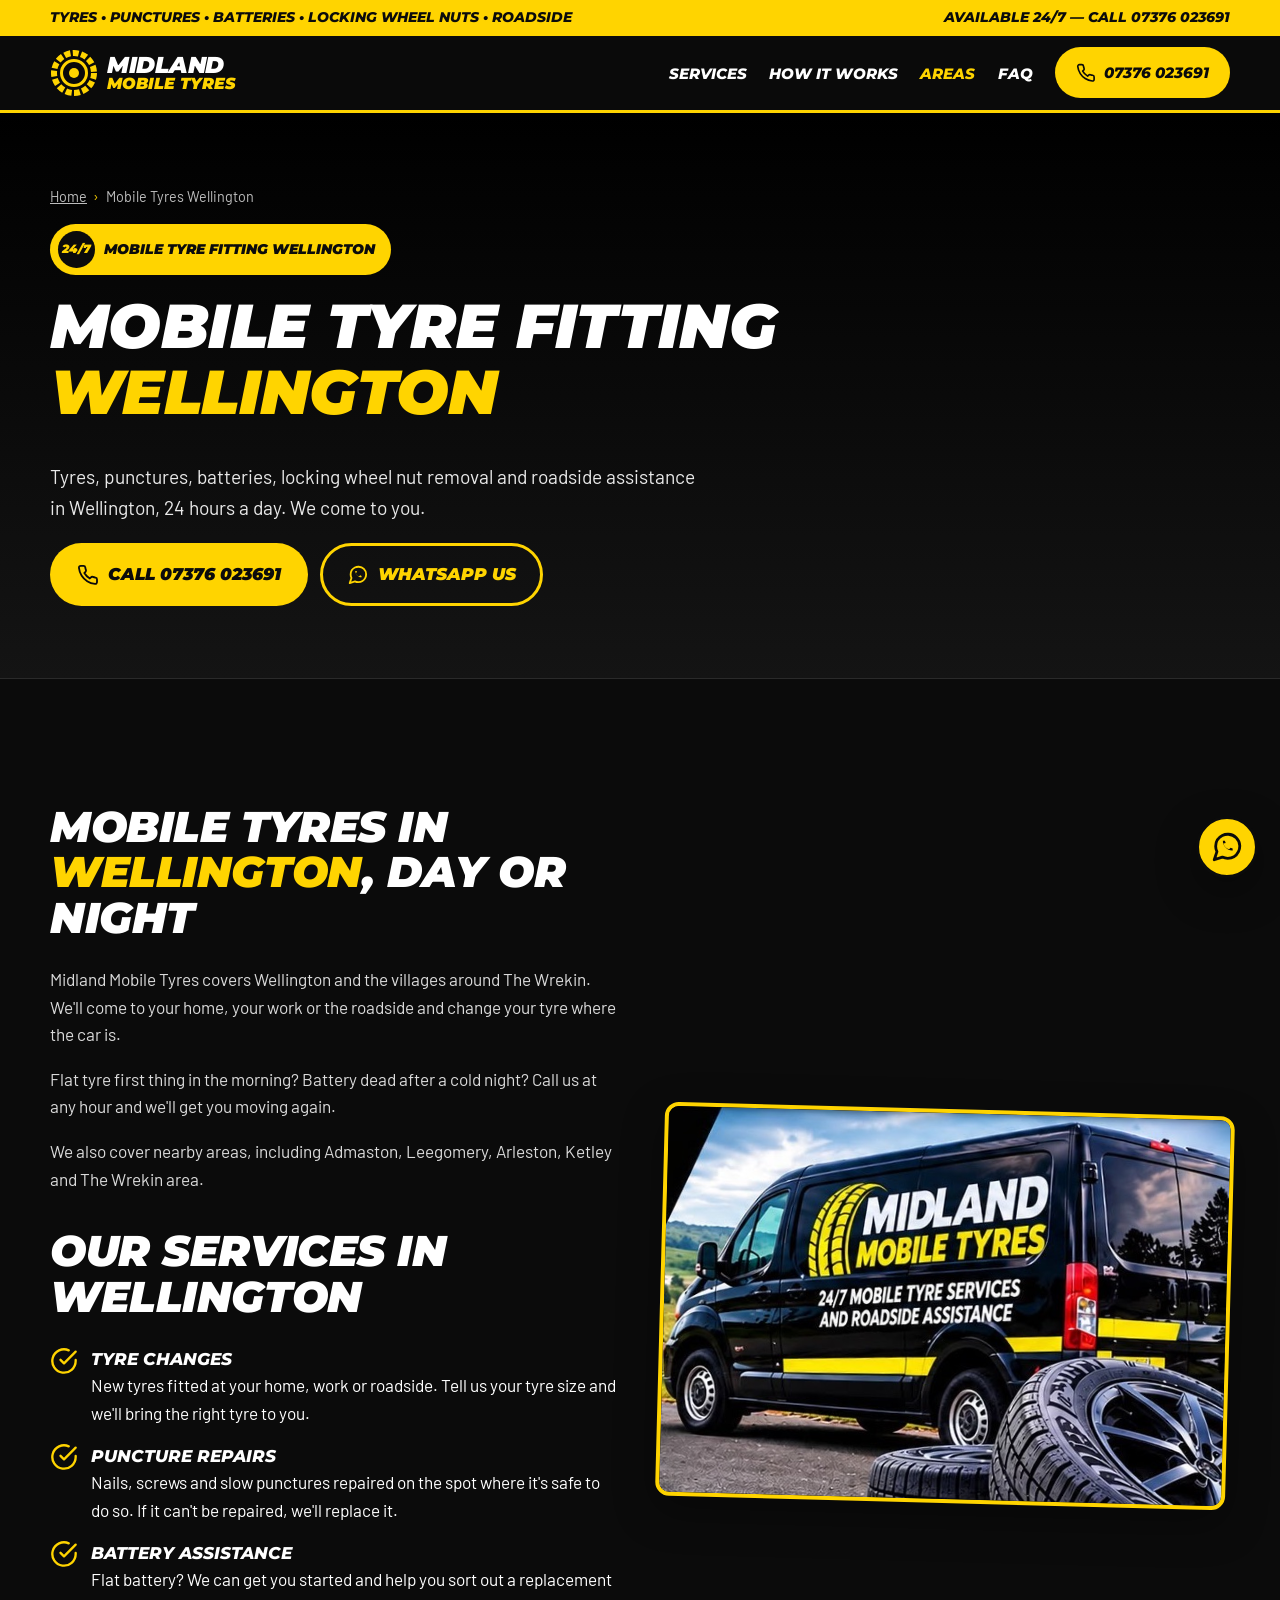
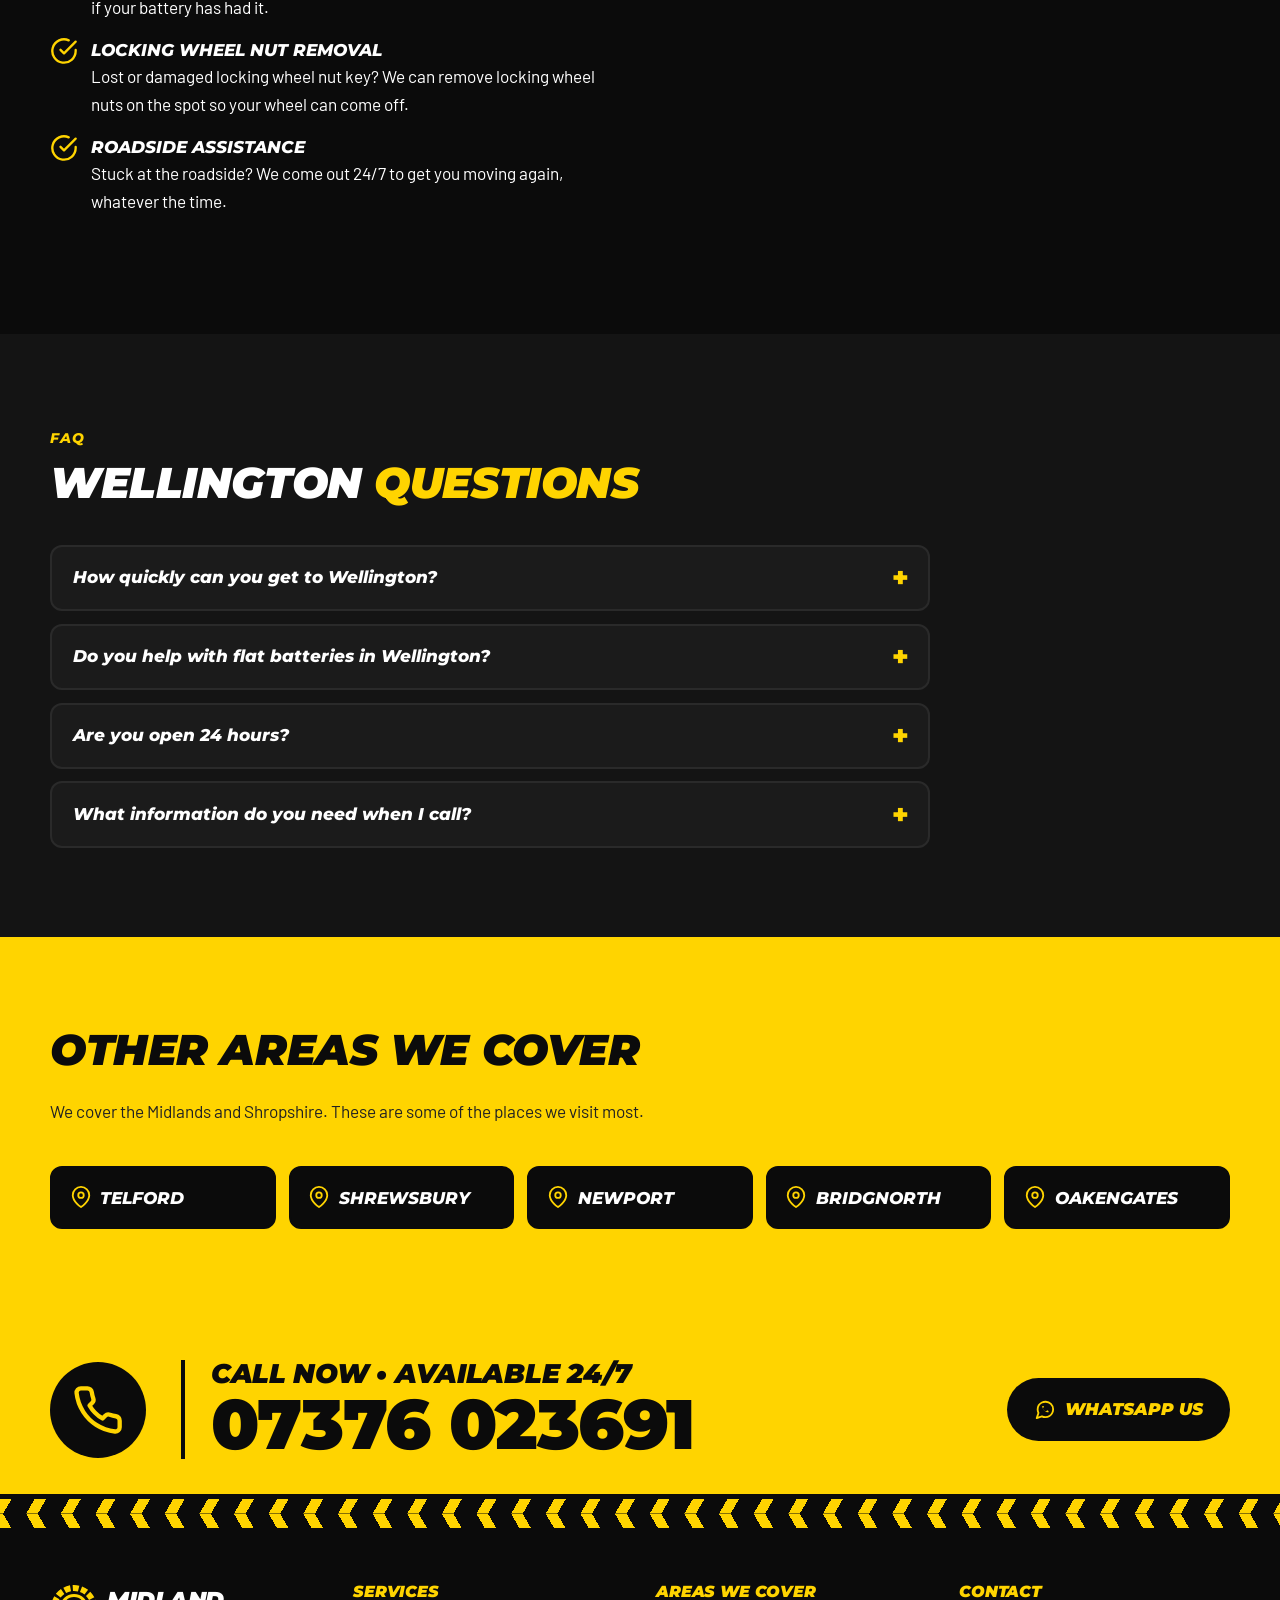
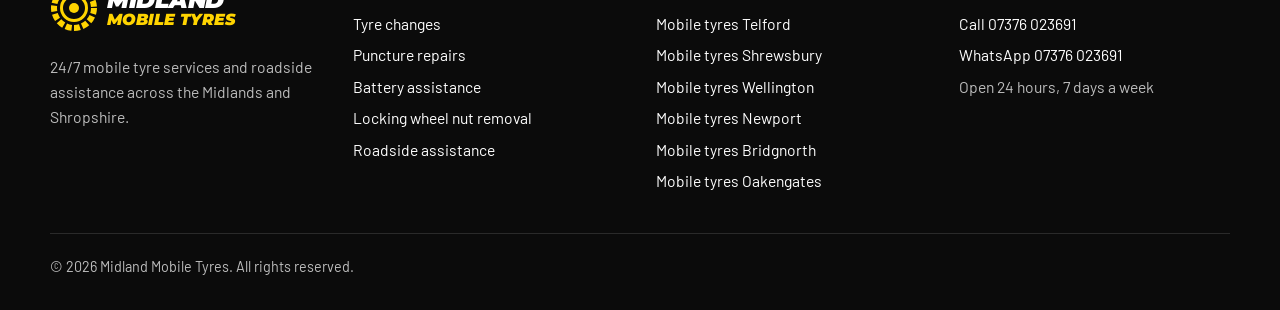
<file: areas/wellington.html>
<!DOCTYPE html>
<html lang="en-GB">
<head>
<meta charset="utf-8">
<meta name="viewport" content="width=device-width, initial-scale=1">
<title>Mobile Tyre Fitting Wellington | 24/7 | Midland Mobile Tyres</title>
<meta name="description" content="24/7 mobile tyre fitting in Wellington. Tyre changes, puncture repairs, locking wheel nut removal, battery and roadside help at home, work or roadside. Call 07376 023691.">
<link rel="canonical" href="https://YOUR-USERNAME.github.io/midland-mobile-tyres/areas/wellington.html">
<meta name="robots" content="index, follow">
<meta name="theme-color" content="#0b0b0b">
<meta name="geo.region" content="GB-SHR">
<meta property="og:type" content="website">
<meta property="og:locale" content="en_GB">
<meta property="og:site_name" content="Midland Mobile Tyres">
<meta property="og:title" content="Mobile Tyre Fitting Wellington | 24/7 | Midland Mobile Tyres">
<meta property="og:description" content="24/7 mobile tyre fitting in Wellington. Tyre changes, puncture repairs, locking wheel nut removal, battery and roadside help at home, work or roadside. Call 07376 023691.">
<meta property="og:url" content="https://YOUR-USERNAME.github.io/midland-mobile-tyres/areas/wellington.html">
<meta property="og:image" content="https://YOUR-USERNAME.github.io/midland-mobile-tyres/images/flyer.jpg">
<meta name="twitter:card" content="summary_large_image">
<link rel="icon" href="../favicon.svg" type="image/svg+xml">
<link rel="preconnect" href="https://fonts.googleapis.com">
<link rel="preconnect" href="https://fonts.gstatic.com" crossorigin>
<link rel="stylesheet" href="https://fonts.googleapis.com/css2?family=Barlow:wght@400;600;700&amp;family=Montserrat:ital,wght@1,800;1,900&amp;display=swap">
<link rel="stylesheet" href="../css/styles.css">
<script type="application/ld+json">{"@context": "https://schema.org", "@type": "Service", "name": "Mobile tyre fitting in Wellington", "serviceType": "Mobile tyre fitting", "provider": {"@id": "https://YOUR-USERNAME.github.io/midland-mobile-tyres/#business", "@type": "AutoRepair", "name": "Midland Mobile Tyres", "telephone": "+447376023691"}, "areaServed": {"@type": "City", "name": "Wellington"}}</script>
<script type="application/ld+json">{"@context": "https://schema.org", "@type": "BreadcrumbList", "itemListElement": [{"@type": "ListItem", "position": 1, "name": "Home", "item": "https://YOUR-USERNAME.github.io/midland-mobile-tyres/"}, {"@type": "ListItem", "position": 2, "name": "Mobile Tyres Wellington", "item": "https://YOUR-USERNAME.github.io/midland-mobile-tyres/areas/wellington.html"}]}</script>
<script type="application/ld+json">{"@context": "https://schema.org", "@type": "FAQPage", "mainEntity": [{"@type": "Question", "name": "How quickly can you get to Wellington?", "acceptedAnswer": {"@type": "Answer", "text": "It depends on where we are and how busy it is. Call and we'll give you an honest ETA before we set off."}}, {"@type": "Question", "name": "Do you help with flat batteries in Wellington?", "acceptedAnswer": {"@type": "Answer", "text": "Yes. We offer battery assistance as well as tyres and puncture repairs."}}, {"@type": "Question", "name": "Are you open 24 hours?", "acceptedAnswer": {"@type": "Answer", "text": "Yes. Midland Mobile Tyres is available 24/7, including evenings, weekends and bank holidays. Call 07376 023691."}}, {"@type": "Question", "name": "What information do you need when I call?", "acceptedAnswer": {"@type": "Answer", "text": "Your location, the make and model of your car, and your tyre size. The size is printed on the side of the tyre and looks like 205/55 R16."}}]}</script>
</head>
<body>
<a class="skip-link" href="#main">Skip to content</a>
<div class="topbar">
  <div class="container">
    <span class="tb-services">Tyres &bull; Punctures &bull; Batteries &bull; Locking Wheel Nuts &bull; Roadside</span>
    <a href="tel:+447376023691">Available 24/7 &mdash; Call 07376 023691</a>
  </div>
</div>
<header class="site-header">
  <div class="container">
    <a class="logo" href="../index.html" aria-label="Midland Mobile Tyres home">
      <svg viewBox="0 0 48 48" aria-hidden="true" focusable="false"><circle cx="24" cy="24" r="20" fill="none" stroke="#ffd400" stroke-width="6" stroke-dasharray="6 2.4"/><circle cx="24" cy="24" r="12.5" fill="none" stroke="#ffd400" stroke-width="3"/><circle cx="24" cy="24" r="5" fill="#ffd400"/></svg>
      <span class="logo-text"><span class="l1">Midland</span><span class="l2">Mobile Tyres</span></span>
    </a>
    <button class="nav-toggle" aria-expanded="false" aria-controls="site-nav" aria-label="Open menu"><svg viewBox="0 0 24 24" fill="none" stroke="currentColor" stroke-width="2" stroke-linecap="round" stroke-linejoin="round" aria-hidden="true" focusable="false"><path d="M3 6h18M3 12h18M3 18h18"/></svg></button>
    <nav class="nav" id="site-nav" aria-label="Main">
      <ul>
        <li><a href="../index.html#services">Services</a></li>
        <li><a href="../index.html#how-it-works">How It Works</a></li>
        <li><a href="../index.html#areas" aria-current="page">Areas</a></li>
        <li><a href="../index.html#faq">FAQ</a></li>
        <li><a class="btn btn-yellow" href="tel:+447376023691"><svg viewBox="0 0 24 24" fill="none" stroke="currentColor" stroke-width="2" stroke-linecap="round" stroke-linejoin="round" aria-hidden="true" focusable="false"><path d="M22 16.92v3a2 2 0 0 1-2.18 2 19.79 19.79 0 0 1-8.63-3.07 19.5 19.5 0 0 1-6-6 19.79 19.79 0 0 1-3.07-8.67A2 2 0 0 1 4.11 2h3a2 2 0 0 1 2 1.72c.13.96.36 1.9.7 2.81a2 2 0 0 1-.45 2.11L8.09 9.91a16 16 0 0 0 6 6l1.27-1.27a2 2 0 0 1 2.11-.45c.91.34 1.85.57 2.81.7A2 2 0 0 1 22 16.92z"/></svg> 07376 023691</a></li>
      </ul>
    </nav>
  </div>
</header>
<main id="main">
<section class="page-hero">
  <div class="container">
    <nav class="breadcrumb" aria-label="Breadcrumb"><ol><li><a href="../index.html">Home</a></li><li aria-current="page">Mobile Tyres Wellington</li></ol></nav>
    <div class="badge-247"><span class="circle">24/7</span> Mobile tyre fitting Wellington</div>
    <h1>Mobile Tyre Fitting <span class="hl">Wellington</span></h1>
    <p class="lead">Tyres, punctures, batteries, locking wheel nut removal and roadside assistance in Wellington, 24 hours a day. We come to you.</p>
    <div class="btn-row">
      <a class="btn btn-yellow" href="tel:+447376023691"><svg viewBox="0 0 24 24" fill="none" stroke="currentColor" stroke-width="2" stroke-linecap="round" stroke-linejoin="round" aria-hidden="true" focusable="false"><path d="M22 16.92v3a2 2 0 0 1-2.18 2 19.79 19.79 0 0 1-8.63-3.07 19.5 19.5 0 0 1-6-6 19.79 19.79 0 0 1-3.07-8.67A2 2 0 0 1 4.11 2h3a2 2 0 0 1 2 1.72c.13.96.36 1.9.7 2.81a2 2 0 0 1-.45 2.11L8.09 9.91a16 16 0 0 0 6 6l1.27-1.27a2 2 0 0 1 2.11-.45c.91.34 1.85.57 2.81.7A2 2 0 0 1 22 16.92z"/></svg> Call 07376 023691</a>
      <a class="btn btn-outline" href="https://wa.me/447376023691?text=Hi%2C%20I%20need%20help%20with%20a%20tyre.%20My%20location%20is%3A%20" rel="noopener" target="_blank"><svg viewBox="0 0 24 24" fill="none" stroke="currentColor" stroke-width="2" stroke-linecap="round" stroke-linejoin="round" aria-hidden="true" focusable="false"><path d="M21 11.5a8.38 8.38 0 0 1-.9 3.8 8.5 8.5 0 0 1-7.6 4.7 8.38 8.38 0 0 1-3.8-.9L3 21l1.9-5.7a8.38 8.38 0 0 1-.9-3.8 8.5 8.5 0 0 1 4.7-7.6 8.38 8.38 0 0 1 3.8-.9h.5a8.48 8.48 0 0 1 8 8v.5z"/><path d="M9.5 9.5c.5 2 2 3.5 4 4l1-1 1.5.6v1.4c-3.5.3-7.2-3.4-6.9-6.9h1.4l.6 1.5z" fill="currentColor" stroke="none"/></svg> WhatsApp us</a>
    </div>
  </div>
</section>

<section class="section">
  <div class="container why-grid">
    <div class="prose">
      <h2>Mobile Tyres in <span class="hl">Wellington</span>, Day or Night</h2>
      <p>Midland Mobile Tyres covers Wellington and the villages around The Wrekin. We'll come to your home, your work or the roadside and change your tyre where the car is.</p>
<p>Flat tyre first thing in the morning? Battery dead after a cold night? Call us at any hour and we'll get you moving again.</p>
      <p>We also cover nearby areas, including Admaston, Leegomery, Arleston, Ketley and The Wrekin area.</p>
      <h2>Our Services in Wellington</h2>
      <ul class="ticks">
        <li><svg viewBox="0 0 24 24" fill="none" stroke="currentColor" stroke-width="2" stroke-linecap="round" stroke-linejoin="round" aria-hidden="true" focusable="false"><path d="M22 11.08V12a10 10 0 1 1-5.93-9.14"/><path d="M22 4 12 14.01l-3-3"/></svg><div><strong>Tyre Changes</strong>New tyres fitted at your home, work or roadside. Tell us your tyre size and we'll bring the right tyre to you.</div></li>
<li><svg viewBox="0 0 24 24" fill="none" stroke="currentColor" stroke-width="2" stroke-linecap="round" stroke-linejoin="round" aria-hidden="true" focusable="false"><path d="M22 11.08V12a10 10 0 1 1-5.93-9.14"/><path d="M22 4 12 14.01l-3-3"/></svg><div><strong>Puncture Repairs</strong>Nails, screws and slow punctures repaired on the spot where it's safe to do so. If it can't be repaired, we'll replace it.</div></li>
<li><svg viewBox="0 0 24 24" fill="none" stroke="currentColor" stroke-width="2" stroke-linecap="round" stroke-linejoin="round" aria-hidden="true" focusable="false"><path d="M22 11.08V12a10 10 0 1 1-5.93-9.14"/><path d="M22 4 12 14.01l-3-3"/></svg><div><strong>Battery Assistance</strong>Flat battery? We can get you started and help you sort out a replacement if your battery has had it.</div></li>
<li><svg viewBox="0 0 24 24" fill="none" stroke="currentColor" stroke-width="2" stroke-linecap="round" stroke-linejoin="round" aria-hidden="true" focusable="false"><path d="M22 11.08V12a10 10 0 1 1-5.93-9.14"/><path d="M22 4 12 14.01l-3-3"/></svg><div><strong>Locking Wheel Nut Removal</strong>Lost or damaged locking wheel nut key? We can remove locking wheel nuts on the spot so your wheel can come off.</div></li>
<li><svg viewBox="0 0 24 24" fill="none" stroke="currentColor" stroke-width="2" stroke-linecap="round" stroke-linejoin="round" aria-hidden="true" focusable="false"><path d="M22 11.08V12a10 10 0 1 1-5.93-9.14"/><path d="M22 4 12 14.01l-3-3"/></svg><div><strong>Roadside Assistance</strong>Stuck at the roadside? We come out 24/7 to get you moving again, whatever the time.</div></li>
      </ul>
    </div>
    <div class="hero-media">
      <div class="frame"><img src="../images/van.jpg" width="622" height="430" loading="lazy" alt="Midland Mobile Tyres van providing mobile tyre fitting in Wellington"></div>
    </div>
  </div>
</section>

<section class="section section-alt" aria-labelledby="faq-title">
  <div class="container">
    <div class="section-head"><span class="kicker">FAQ</span><h2 id="faq-title">Wellington <span class="hl">Questions</span></h2></div>
    <div class="faq">
      <details><summary>How quickly can you get to Wellington?</summary><div class="answer"><p>It depends on where we are and how busy it is. Call and we'll give you an honest ETA before we set off.</p></div></details>
<details><summary>Do you help with flat batteries in Wellington?</summary><div class="answer"><p>Yes. We offer battery assistance as well as tyres and puncture repairs.</p></div></details>
<details><summary>Are you open 24 hours?</summary><div class="answer"><p>Yes. Midland Mobile Tyres is available 24/7, including evenings, weekends and bank holidays. Call 07376 023691.</p></div></details>
<details><summary>What information do you need when I call?</summary><div class="answer"><p>Your location, the make and model of your car, and your tyre size. The size is printed on the side of the tyre and looks like 205/55 R16.</p></div></details>
    </div>
  </div>
</section>

<section class="section section-yellow" aria-labelledby="other-areas">
  <div class="container">
    <div class="section-head"><h2 id="other-areas">Other Areas We Cover</h2><p>We cover the Midlands and Shropshire. These are some of the places we visit most.</p></div>
    <ul class="area-links">
      <li><a href="../areas/telford.html"><svg viewBox="0 0 24 24" fill="none" stroke="currentColor" stroke-width="2" stroke-linecap="round" stroke-linejoin="round" aria-hidden="true" focusable="false"><path d="M21 10c0 7-9 13-9 13s-9-6-9-13a9 9 0 0 1 18 0z"/><circle cx="12" cy="10" r="3"/></svg> Telford</a></li>
<li><a href="../areas/shrewsbury.html"><svg viewBox="0 0 24 24" fill="none" stroke="currentColor" stroke-width="2" stroke-linecap="round" stroke-linejoin="round" aria-hidden="true" focusable="false"><path d="M21 10c0 7-9 13-9 13s-9-6-9-13a9 9 0 0 1 18 0z"/><circle cx="12" cy="10" r="3"/></svg> Shrewsbury</a></li>
<li><a href="../areas/newport.html"><svg viewBox="0 0 24 24" fill="none" stroke="currentColor" stroke-width="2" stroke-linecap="round" stroke-linejoin="round" aria-hidden="true" focusable="false"><path d="M21 10c0 7-9 13-9 13s-9-6-9-13a9 9 0 0 1 18 0z"/><circle cx="12" cy="10" r="3"/></svg> Newport</a></li>
<li><a href="../areas/bridgnorth.html"><svg viewBox="0 0 24 24" fill="none" stroke="currentColor" stroke-width="2" stroke-linecap="round" stroke-linejoin="round" aria-hidden="true" focusable="false"><path d="M21 10c0 7-9 13-9 13s-9-6-9-13a9 9 0 0 1 18 0z"/><circle cx="12" cy="10" r="3"/></svg> Bridgnorth</a></li>
<li><a href="../areas/oakengates.html"><svg viewBox="0 0 24 24" fill="none" stroke="currentColor" stroke-width="2" stroke-linecap="round" stroke-linejoin="round" aria-hidden="true" focusable="false"><path d="M21 10c0 7-9 13-9 13s-9-6-9-13a9 9 0 0 1 18 0z"/><circle cx="12" cy="10" r="3"/></svg> Oakengates</a></li>
    </ul>
  </div>
</section>
</main>
<section class="cta-band" aria-label="Call us">
  <div class="container">
    <div class="cta-phone-icon"><svg viewBox="0 0 24 24" fill="none" stroke="currentColor" stroke-width="2" stroke-linecap="round" stroke-linejoin="round" aria-hidden="true" focusable="false"><path d="M22 16.92v3a2 2 0 0 1-2.18 2 19.79 19.79 0 0 1-8.63-3.07 19.5 19.5 0 0 1-6-6 19.79 19.79 0 0 1-3.07-8.67A2 2 0 0 1 4.11 2h3a2 2 0 0 1 2 1.72c.13.96.36 1.9.7 2.81a2 2 0 0 1-.45 2.11L8.09 9.91a16 16 0 0 0 6 6l1.27-1.27a2 2 0 0 1 2.11-.45c.91.34 1.85.57 2.81.7A2 2 0 0 1 22 16.92z"/></svg></div>
    <div class="cta-text">
      <p class="head">Call now &bull; Available 24/7</p>
      <a class="number" href="tel:+447376023691">07376 023691</a>
    </div>
    <div class="btn-row">
      <a class="btn btn-black" href="https://wa.me/447376023691?text=Hi%2C%20I%20need%20help%20with%20a%20tyre.%20My%20location%20is%3A%20" rel="noopener" target="_blank"><svg viewBox="0 0 24 24" fill="none" stroke="currentColor" stroke-width="2" stroke-linecap="round" stroke-linejoin="round" aria-hidden="true" focusable="false"><path d="M21 11.5a8.38 8.38 0 0 1-.9 3.8 8.5 8.5 0 0 1-7.6 4.7 8.38 8.38 0 0 1-3.8-.9L3 21l1.9-5.7a8.38 8.38 0 0 1-.9-3.8 8.5 8.5 0 0 1 4.7-7.6 8.38 8.38 0 0 1 3.8-.9h.5a8.48 8.48 0 0 1 8 8v.5z"/><path d="M9.5 9.5c.5 2 2 3.5 4 4l1-1 1.5.6v1.4c-3.5.3-7.2-3.4-6.9-6.9h1.4l.6 1.5z" fill="currentColor" stroke="none"/></svg> WhatsApp us</a>
    </div>
  </div>
  <div class="tread" aria-hidden="true"></div>
</section>
<footer class="site-footer">
  <div class="container">
    <div class="footer-grid">
      <div>
        <a class="logo" href="../index.html" aria-label="Midland Mobile Tyres home">
          <svg viewBox="0 0 48 48" aria-hidden="true" focusable="false"><circle cx="24" cy="24" r="20" fill="none" stroke="#ffd400" stroke-width="6" stroke-dasharray="6 2.4"/><circle cx="24" cy="24" r="12.5" fill="none" stroke="#ffd400" stroke-width="3"/><circle cx="24" cy="24" r="5" fill="#ffd400"/></svg>
          <span class="logo-text"><span class="l1">Midland</span><span class="l2">Mobile Tyres</span></span>
        </a>
        <p>24/7 mobile tyre services and roadside assistance across the Midlands and Shropshire.</p>
      </div>
      <div>
        <h3>Services</h3>
        <ul>
          <li><a href="../index.html#services">Tyre changes</a></li>
          <li><a href="../index.html#services">Puncture repairs</a></li>
          <li><a href="../index.html#services">Battery assistance</a></li>
          <li><a href="../index.html#services">Locking wheel nut removal</a></li>
          <li><a href="../index.html#services">Roadside assistance</a></li>
        </ul>
      </div>
      <div>
        <h3>Areas we cover</h3>
        <ul>
<li><a href="../areas/telford.html">Mobile tyres Telford</a></li>
<li><a href="../areas/shrewsbury.html">Mobile tyres Shrewsbury</a></li>
<li><a href="../areas/wellington.html">Mobile tyres Wellington</a></li>
<li><a href="../areas/newport.html">Mobile tyres Newport</a></li>
<li><a href="../areas/bridgnorth.html">Mobile tyres Bridgnorth</a></li>
<li><a href="../areas/oakengates.html">Mobile tyres Oakengates</a></li>
        </ul>
      </div>
      <div>
        <h3>Contact</h3>
        <ul>
          <li><a href="tel:+447376023691">Call 07376 023691</a></li>
          <li><a href="https://wa.me/447376023691?text=Hi%2C%20I%20need%20help%20with%20a%20tyre.%20My%20location%20is%3A%20" rel="noopener" target="_blank">WhatsApp 07376 023691</a></li>
          <li>Open 24 hours, 7 days a week</li>
        </ul>
      </div>
    </div>
    <div class="footer-bottom">&copy; <span id="year">2026</span> Midland Mobile Tyres. All rights reserved.</div>
  </div>
</footer>
<nav class="mobile-bar" aria-label="Quick contact">
  <a class="call" href="tel:+447376023691"><svg viewBox="0 0 24 24" fill="none" stroke="currentColor" stroke-width="2" stroke-linecap="round" stroke-linejoin="round" aria-hidden="true" focusable="false"><path d="M22 16.92v3a2 2 0 0 1-2.18 2 19.79 19.79 0 0 1-8.63-3.07 19.5 19.5 0 0 1-6-6 19.79 19.79 0 0 1-3.07-8.67A2 2 0 0 1 4.11 2h3a2 2 0 0 1 2 1.72c.13.96.36 1.9.7 2.81a2 2 0 0 1-.45 2.11L8.09 9.91a16 16 0 0 0 6 6l1.27-1.27a2 2 0 0 1 2.11-.45c.91.34 1.85.57 2.81.7A2 2 0 0 1 22 16.92z"/></svg> Call Now</a>
  <a class="wa" href="https://wa.me/447376023691?text=Hi%2C%20I%20need%20help%20with%20a%20tyre.%20My%20location%20is%3A%20" rel="noopener" target="_blank"><svg viewBox="0 0 24 24" fill="none" stroke="currentColor" stroke-width="2" stroke-linecap="round" stroke-linejoin="round" aria-hidden="true" focusable="false"><path d="M21 11.5a8.38 8.38 0 0 1-.9 3.8 8.5 8.5 0 0 1-7.6 4.7 8.38 8.38 0 0 1-3.8-.9L3 21l1.9-5.7a8.38 8.38 0 0 1-.9-3.8 8.5 8.5 0 0 1 4.7-7.6 8.38 8.38 0 0 1 3.8-.9h.5a8.48 8.48 0 0 1 8 8v.5z"/><path d="M9.5 9.5c.5 2 2 3.5 4 4l1-1 1.5.6v1.4c-3.5.3-7.2-3.4-6.9-6.9h1.4l.6 1.5z" fill="currentColor" stroke="none"/></svg> WhatsApp</a>
</nav>
<a class="wa-float" href="https://wa.me/447376023691?text=Hi%2C%20I%20need%20help%20with%20a%20tyre.%20My%20location%20is%3A%20" rel="noopener" target="_blank" aria-label="Message us on WhatsApp"><svg viewBox="0 0 24 24" fill="none" stroke="currentColor" stroke-width="2" stroke-linecap="round" stroke-linejoin="round" aria-hidden="true" focusable="false"><path d="M21 11.5a8.38 8.38 0 0 1-.9 3.8 8.5 8.5 0 0 1-7.6 4.7 8.38 8.38 0 0 1-3.8-.9L3 21l1.9-5.7a8.38 8.38 0 0 1-.9-3.8 8.5 8.5 0 0 1 4.7-7.6 8.38 8.38 0 0 1 3.8-.9h.5a8.48 8.48 0 0 1 8 8v.5z"/><path d="M9.5 9.5c.5 2 2 3.5 4 4l1-1 1.5.6v1.4c-3.5.3-7.2-3.4-6.9-6.9h1.4l.6 1.5z" fill="currentColor" stroke="none"/></svg></a>
<script src="../js/main.js" defer></script>
</body>
</html>
</file>
<file: css/styles.css>
/* =========================================================
   Midland Mobile Tyres — styles
   Brand colours are taken from the flyer. Change them here
   and the whole site updates.
   ========================================================= */
:root {
  --yellow: #ffd400;
  --yellow-dark: #e6bf00;
  --black: #0b0b0b;
  --ink: #141414;
  --grey-900: #1b1b1b;
  --grey-700: #2a2a2a;
  --grey-300: #bdbdbd;
  --white: #ffffff;

  --font-head: "Montserrat", "Arial Black", system-ui, sans-serif;
  --font-body: "Barlow", system-ui, -apple-system, "Segoe UI", sans-serif;

  --radius: 14px;
  --max: 1180px;
  --shadow: 0 14px 40px rgba(0, 0, 0, 0.35);
}

*,
*::before,
*::after { box-sizing: border-box; }

html { scroll-behavior: smooth; scroll-padding-top: 90px; }

body {
  margin: 0;
  font-family: var(--font-body);
  font-size: 1.075rem;
  line-height: 1.6;
  color: var(--white);
  background: var(--black);
  -webkit-font-smoothing: antialiased;
}

img { max-width: 100%; height: auto; display: block; }
a { color: var(--yellow); }
a:hover { color: var(--white); }

.container { width: min(var(--max), 100% - 2.5rem); margin-inline: auto; }

.skip-link {
  position: absolute; left: -9999px; top: 0;
  background: var(--yellow); color: var(--black); padding: .6rem 1rem; z-index: 100;
  font-weight: 700;
}
.skip-link:focus { left: 1rem; top: 1rem; }

:focus-visible { outline: 3px solid var(--yellow); outline-offset: 3px; }

/* ---------- Headings: bold italic like the flyer ---------- */
h1, h2, h3, .head {
  font-family: var(--font-head);
  font-weight: 900;
  font-style: italic;
  text-transform: uppercase;
  line-height: 1.05;
  letter-spacing: -0.01em;
  margin: 0 0 .6em;
}
h1 { font-size: clamp(2.1rem, 5.2vw, 3.9rem); }
h2 { font-size: clamp(1.7rem, 3.6vw, 2.7rem); }
h3 { font-size: 1.25rem; }
.hl { color: var(--yellow); }
.kicker {
  display: inline-block;
  font-family: var(--font-head); font-weight: 800; font-style: italic;
  text-transform: uppercase; font-size: .85rem; letter-spacing: .08em;
  color: var(--yellow); margin-bottom: .6rem;
}
.lead { font-size: 1.2rem; color: #e9e9e9; max-width: 60ch; }

/* ---------- Buttons ---------- */
.btn {
  display: inline-flex; align-items: center; justify-content: center; gap: .55rem;
  font-family: var(--font-head); font-weight: 900; font-style: italic; text-transform: uppercase;
  font-size: 1.05rem; text-decoration: none;
  padding: .95rem 1.5rem; border-radius: 999px; border: 3px solid transparent;
  transition: transform .15s ease, background .15s ease, color .15s ease;
  cursor: pointer; white-space: nowrap;
}
.btn svg { width: 1.3em; height: 1.3em; flex: none; }
.btn:hover { transform: translateY(-2px); }
.btn-yellow { background: var(--yellow); color: var(--black); }
.btn-yellow:hover { background: var(--white); color: var(--black); }
.btn-black { background: var(--black); color: var(--yellow); }
.btn-black:hover { background: var(--grey-700); color: var(--yellow); }
.btn-outline { border-color: var(--yellow); color: var(--yellow); background: transparent; }
.btn-outline:hover { background: var(--yellow); color: var(--black); }
.btn-row { display: flex; flex-wrap: wrap; gap: .8rem; }

/* ---------- Top bar ---------- */
.topbar {
  background: var(--yellow); color: var(--black);
  font-family: var(--font-head); font-weight: 800; font-style: italic; text-transform: uppercase;
  font-size: .85rem;
}
.topbar .container { display: flex; justify-content: space-between; align-items: center; gap: 1rem; padding: .45rem 0; }
.topbar a { color: var(--black); text-decoration: none; }
.topbar a:hover { text-decoration: underline; }
.topbar .tb-services { display: none; }
@media (min-width: 760px) { .topbar .tb-services { display: block; } }

/* ---------- Header ---------- */
.site-header {
  position: sticky; top: 0; z-index: 50;
  background: rgba(11, 11, 11, .96);
  backdrop-filter: blur(6px);
  border-bottom: 3px solid var(--yellow);
}
.site-header .container { display: flex; align-items: center; justify-content: space-between; gap: 1rem; padding: .7rem 0; }

.logo { display: inline-flex; align-items: center; gap: .55rem; text-decoration: none; }
.logo svg { width: 48px; height: 48px; flex: none; }
.logo-text { display: flex; flex-direction: column; line-height: .92; font-family: var(--font-head); font-weight: 900; font-style: italic; text-transform: uppercase; }
.logo-text .l1 { color: var(--white); font-size: 1.45rem; letter-spacing: -.01em; }
.logo-text .l2 { color: var(--yellow); font-size: 1.02rem; }

.nav ul { list-style: none; margin: 0; padding: 0; display: flex; align-items: center; gap: 1.4rem; }
.nav a {
  color: var(--white); text-decoration: none;
  font-family: var(--font-head); font-weight: 800; font-style: italic; text-transform: uppercase; font-size: .92rem;
}
.nav a:hover, .nav a[aria-current="page"] { color: var(--yellow); }
.nav .btn { color: var(--black); padding: .65rem 1.1rem; font-size: .95rem; }
.nav .btn:hover { color: var(--black); }

.nav-toggle {
  display: none; background: none; border: 2px solid var(--yellow); color: var(--yellow);
  border-radius: 10px; padding: .45rem .6rem; cursor: pointer;
}
.nav-toggle svg { width: 26px; height: 26px; display: block; }

@media (max-width: 900px) {
  .nav-toggle { display: block; }
  .nav { position: absolute; left: 0; right: 0; top: 100%; background: var(--black); border-bottom: 3px solid var(--yellow); display: none; }
  .nav.open { display: block; }
  .nav ul { flex-direction: column; align-items: stretch; gap: 0; padding: .5rem 1.25rem 1.2rem; }
  .nav li a { display: block; padding: .85rem 0; border-bottom: 1px solid var(--grey-700); }
  .nav li:last-child a { margin-top: 1rem; border: 0; }
}

/* ---------- Hero ---------- */
.hero {
  position: relative; overflow: hidden;
  background:
    radial-gradient(ellipse at 85% 20%, rgba(255, 212, 0, .12), transparent 55%),
    var(--black);
  padding: clamp(2.5rem, 6vw, 5rem) 0 clamp(3rem, 6vw, 5rem);
}
.hero::before { /* tyre tread watermark */
  content: ""; position: absolute; inset: auto -10% -60px -10%; height: 120px;
  background: repeating-linear-gradient(115deg, rgba(255,212,0,.08) 0 18px, transparent 18px 36px);
  pointer-events: none;
}
.hero-grid { display: grid; gap: 2.5rem; align-items: center; }
@media (min-width: 960px) { .hero-grid { grid-template-columns: 1.1fr .9fr; } }

.badge-247 {
  display: inline-flex; align-items: center; gap: .6rem;
  background: var(--yellow); color: var(--black);
  font-family: var(--font-head); font-weight: 900; font-style: italic; text-transform: uppercase;
  padding: .45rem 1rem .45rem .5rem; border-radius: 999px; margin-bottom: 1.2rem; font-size: .9rem;
}
.badge-247 span.circle {
  background: var(--black); color: var(--yellow); border-radius: 50%;
  width: 2.3rem; height: 2.3rem; display: grid; place-items: center; font-size: .78rem;
}

.service-tags {
  display: flex; flex-wrap: wrap; gap: .4rem 1rem; padding: 0; margin: 0 0 1.8rem; list-style: none;
  font-family: var(--font-head); font-weight: 800; font-style: italic; text-transform: uppercase; font-size: .9rem;
}
.service-tags li { display: flex; align-items: center; gap: 1rem; }
.service-tags li + li::before { content: ""; width: 7px; height: 7px; border-radius: 50%; background: var(--yellow); }

.hero-media { position: relative; }
.hero-media .frame {
  border-radius: var(--radius); overflow: hidden; box-shadow: var(--shadow);
  border: 4px solid var(--yellow); transform: rotate(1.5deg);
  aspect-ratio: 622 / 430;
}
.hero-media .frame img { width: 100%; height: 100%; object-fit: cover; object-position: 70% 50%; }
.hero-media .sticker {
  position: absolute; left: -12px; bottom: -22px;
  background: var(--yellow); color: var(--black); border-radius: 12px;
  padding: .7rem 1rem; box-shadow: var(--shadow); transform: rotate(-3deg);
  font-family: var(--font-head); font-weight: 900; font-style: italic; text-transform: uppercase; line-height: 1.1;
}
.hero-media .sticker small { display: block; font-size: .72rem; font-weight: 800; }
.hero-media .sticker a { color: var(--black); text-decoration: none; font-size: 1.35rem; }

/* ---------- Brush-stroke message strip ---------- */
.brush {
  background: var(--yellow); color: var(--black);
  clip-path: polygon(0 12%, 4% 0, 30% 6%, 62% 0, 96% 5%, 100% 18%, 98% 88%, 70% 100%, 35% 94%, 3% 100%, 0 82%);
  padding: 2rem 0; margin: -1.2rem 0 0; position: relative; z-index: 2;
}
.brush .container { display: flex; align-items: center; gap: 1.2rem; justify-content: center; text-align: left; }
.brush svg { width: 58px; height: 58px; flex: none; }
.brush p {
  margin: 0; font-family: var(--font-head); font-weight: 900; font-style: italic; font-size: clamp(1.05rem, 2.4vw, 1.5rem); line-height: 1.2;
}

/* ---------- Sections ---------- */
.section { padding: clamp(3.5rem, 7vw, 6rem) 0; }
.section-alt { background: var(--ink); }
.section-yellow { background: var(--yellow); color: var(--black); }
.section-yellow a { color: var(--black); }
.section-head { max-width: 760px; margin-bottom: 2.5rem; }
.section-head p { color: #d6d6d6; margin: 0; }
.section-yellow .section-head p { color: #222; }

/* ---------- Service cards ---------- */
.cards { display: grid; gap: 1.2rem; grid-template-columns: 1fr; }
/* 5 services: 2 per row (last one centred) on tablets, 3 + 2 centred on desktop */
@media (min-width: 600px) and (max-width: 1099px) {
  .cards { grid-template-columns: repeat(2, 1fr); }
  .cards > .card:last-child:nth-child(odd) { grid-column: 1 / -1; justify-self: center; width: calc(50% - .6rem); }
}
@media (min-width: 1100px) {
  .cards { grid-template-columns: repeat(6, 1fr); }
  .cards > .card { grid-column: span 2; }
  .cards > .card:nth-child(4):nth-last-child(2) { grid-column: 2 / span 2; }
}
.card {
  background: var(--grey-900); border: 2px solid var(--grey-700); border-radius: var(--radius);
  padding: 1.6rem; transition: border-color .2s ease, transform .2s ease;
}
.card:hover { border-color: var(--yellow); transform: translateY(-4px); }
.card p { color: #d0d0d0; margin: 0; }
.icon-circle {
  width: 74px; height: 74px; border-radius: 50%; background: var(--yellow); color: var(--black);
  display: grid; place-items: center; margin-bottom: 1.1rem;
}
.icon-circle svg { width: 42px; height: 42px; }

/* ---------- Steps ---------- */
.steps { display: grid; gap: 1.2rem; grid-template-columns: repeat(auto-fit, minmax(230px, 1fr)); counter-reset: step; list-style: none; padding: 0; margin: 0; }
.steps li { background: var(--black); color: var(--white); border-radius: var(--radius); padding: 1.6rem; position: relative; }
.steps li::before {
  counter-increment: step; content: counter(step);
  font-family: var(--font-head); font-weight: 900; font-style: italic; font-size: 2.6rem; color: var(--yellow); line-height: 1;
  display: block; margin-bottom: .6rem;
}
.steps p { margin: 0; color: #d6d6d6; }

/* ---------- Why us ---------- */
.why-grid { display: grid; gap: 2.5rem; align-items: center; }
@media (min-width: 900px) { .why-grid { grid-template-columns: 1fr 1fr; } }
.ticks { list-style: none; padding: 0; margin: 0 0 1.8rem; display: grid; gap: .9rem; }
.ticks li { display: flex; gap: .8rem; align-items: flex-start; }
.ticks svg { width: 28px; height: 28px; flex: none; color: var(--yellow); margin-top: .1rem; }
.ticks strong { display: block; font-family: var(--font-head); font-style: italic; text-transform: uppercase; font-weight: 800; }
.flyer-frame { border-radius: var(--radius); overflow: hidden; border: 4px solid var(--yellow); box-shadow: var(--shadow); }

.tip {
  background: var(--grey-900); border-left: 6px solid var(--yellow); border-radius: 10px;
  padding: 1.1rem 1.3rem; margin-top: 1.5rem;
}
.tip strong { color: var(--yellow); }

/* ---------- Areas ---------- */
.areas-grid { display: grid; gap: 2rem; align-items: start; }
@media (min-width: 900px) { .areas-grid { grid-template-columns: .9fr 1.1fr; } }
.area-links { display: grid; gap: .8rem; grid-template-columns: repeat(auto-fit, minmax(170px, 1fr)); list-style: none; padding: 0; margin: 0; }
.area-links a {
  display: flex; align-items: center; gap: .55rem; text-decoration: none;
  background: var(--black); color: var(--white); border-radius: 12px; padding: 1rem 1.1rem;
  font-family: var(--font-head); font-weight: 800; font-style: italic; text-transform: uppercase;
  border: 2px solid var(--black); transition: border-color .15s ease, color .15s ease;
}
.area-links a:hover { color: var(--yellow); border-color: var(--yellow); }
.area-links svg { width: 22px; height: 22px; color: var(--yellow); flex: none; }

/* ---------- Reviews ---------- */
.reviews-box {
  display: flex; flex-wrap: wrap; justify-content: space-between; align-items: center; gap: 1.5rem;
  background: var(--grey-900); border: 2px solid var(--yellow); border-radius: var(--radius); padding: 2rem;
}
.stars { color: var(--yellow); font-size: 1.8rem; letter-spacing: .15em; }
.reviews-box h2 { margin-bottom: .2rem; }
.reviews-box p { margin: 0; color: #d0d0d0; }

/* ---------- FAQ ---------- */
.faq { display: grid; gap: .8rem; max-width: 880px; }
.faq details { background: var(--grey-900); border-radius: 12px; border: 2px solid var(--grey-700); }
.faq details[open] { border-color: var(--yellow); }
.faq summary {
  cursor: pointer; list-style: none; padding: 1.1rem 3rem 1.1rem 1.3rem; position: relative;
  font-family: var(--font-head); font-weight: 800; font-style: italic; font-size: 1.05rem;
}
.faq summary::-webkit-details-marker { display: none; }
.faq summary::after {
  content: "+"; position: absolute; right: 1.2rem; top: 50%; transform: translateY(-50%);
  color: var(--yellow); font-size: 1.7rem; font-weight: 900; font-style: normal;
}
.faq details[open] summary::after { content: "–"; }
.faq .answer { padding: 0 1.3rem 1.2rem; color: #d6d6d6; }
.faq .answer p { margin: 0; }

/* ---------- Big CTA band (flyer bottom strip) ---------- */
.cta-band { background: var(--yellow); color: var(--black); padding: 2.6rem 0 0; }
.cta-band .container { display: flex; flex-wrap: wrap; align-items: center; gap: 1.5rem 2.2rem; padding-bottom: 2.2rem; }
.cta-phone-icon {
  width: 96px; height: 96px; border-radius: 50%; background: var(--black); color: var(--yellow);
  display: grid; place-items: center; flex: none;
}
.cta-phone-icon svg { width: 52px; height: 52px; }
.cta-text { border-left: 4px solid var(--black); padding-left: 1.6rem; }
.cta-text .head { font-size: clamp(1.1rem, 2.6vw, 1.7rem); margin: 0; }
.cta-text a.number {
  display: block; color: var(--black); text-decoration: none;
  font-family: var(--font-head); font-weight: 900; font-size: clamp(2.3rem, 7vw, 4.4rem); line-height: 1; letter-spacing: -.02em;
}
.cta-text a.number:hover { color: var(--grey-700); }
.cta-band .btn-row { margin-left: auto; }
.tread {
  height: 34px; background-color: var(--black);
  background-image:
    repeating-linear-gradient(120deg, var(--yellow) 0 10px, transparent 10px 30px),
    repeating-linear-gradient(60deg, var(--yellow) 0 10px, transparent 10px 30px);
  background-size: 100% 50%; background-repeat: repeat-x; background-position: top, bottom;
  border-top: 5px solid var(--black);
}

/* ---------- Footer ---------- */
.site-footer { background: var(--black); padding: 3.5rem 0 6rem; color: var(--grey-300); font-size: .98rem; }
.footer-grid { display: grid; gap: 2rem; grid-template-columns: repeat(auto-fit, minmax(200px, 1fr)); }
.site-footer h3 { color: var(--yellow); font-size: 1rem; }
.site-footer ul { list-style: none; padding: 0; margin: 0; display: grid; gap: .4rem; }
.site-footer a { color: var(--white); text-decoration: none; }
.site-footer a:hover { color: var(--yellow); }
.footer-bottom { border-top: 1px solid var(--grey-700); margin-top: 2.5rem; padding-top: 1.3rem; font-size: .9rem; }
@media (min-width: 900px) { .site-footer { padding-bottom: 2rem; } }

/* ---------- Page hero (area pages) ---------- */
.page-hero { padding: clamp(2.5rem, 6vw, 4.5rem) 0; background: linear-gradient(180deg, #000, var(--ink)); border-bottom: 1px solid var(--grey-700); }
.breadcrumb { font-size: .9rem; color: var(--grey-300); margin-bottom: 1rem; }
.breadcrumb ol { list-style: none; display: flex; flex-wrap: wrap; gap: .4rem; padding: 0; margin: 0; }
.breadcrumb li + li::before { content: "›"; margin-right: .4rem; color: var(--yellow); }
.breadcrumb a { color: var(--grey-300); }
.prose { max-width: 75ch; }
.prose p { color: #dadada; }
.prose h2 { margin-top: 2.2rem; }

/* ---------- Sticky mobile call bar + WhatsApp float ---------- */
.mobile-bar {
  position: fixed; left: 0; right: 0; bottom: 0; z-index: 60;
  display: grid; grid-template-columns: 1.4fr 1fr;
  box-shadow: 0 -6px 20px rgba(0,0,0,.4);
}
.mobile-bar a {
  display: flex; align-items: center; justify-content: center; gap: .5rem; padding: 1rem .5rem;
  font-family: var(--font-head); font-weight: 900; font-style: italic; text-transform: uppercase; text-decoration: none; font-size: 1rem;
}
.mobile-bar svg { width: 1.4em; height: 1.4em; }
.mobile-bar .call { background: var(--yellow); color: var(--black); }
.mobile-bar .wa { background: var(--black); color: var(--yellow); border-top: 3px solid var(--yellow); }
.wa-float {
  display: none; position: fixed; right: 22px; bottom: 22px; z-index: 60;
  width: 62px; height: 62px; border-radius: 50%; background: var(--yellow); color: var(--black);
  place-items: center; box-shadow: var(--shadow); border: 3px solid var(--black);
}
.wa-float svg { width: 34px; height: 34px; }
.wa-float:hover { color: var(--black); transform: scale(1.06); }
@media (min-width: 900px) {
  .mobile-bar { display: none; }
  .wa-float { display: grid; }
}

@media (prefers-reduced-motion: reduce) {
  html { scroll-behavior: auto; }
  * { transition: none !important; }
}
</file>
